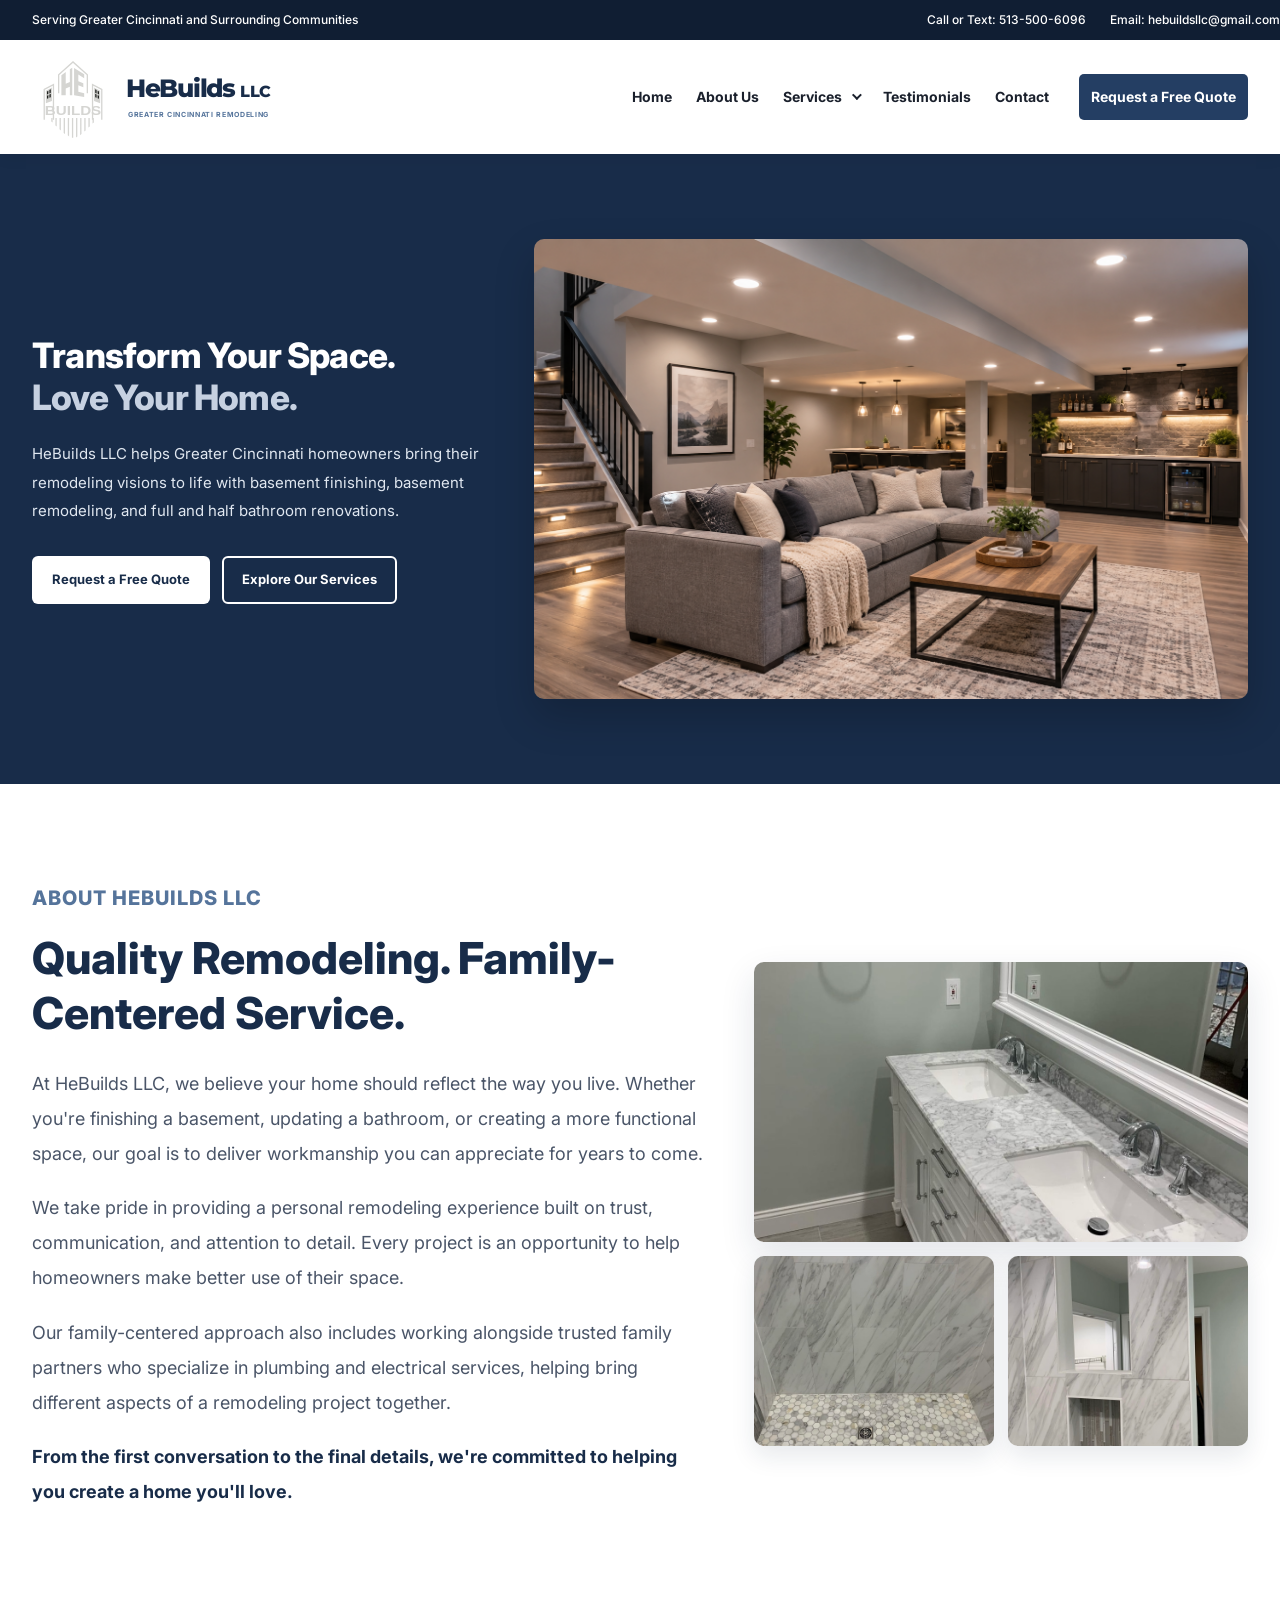
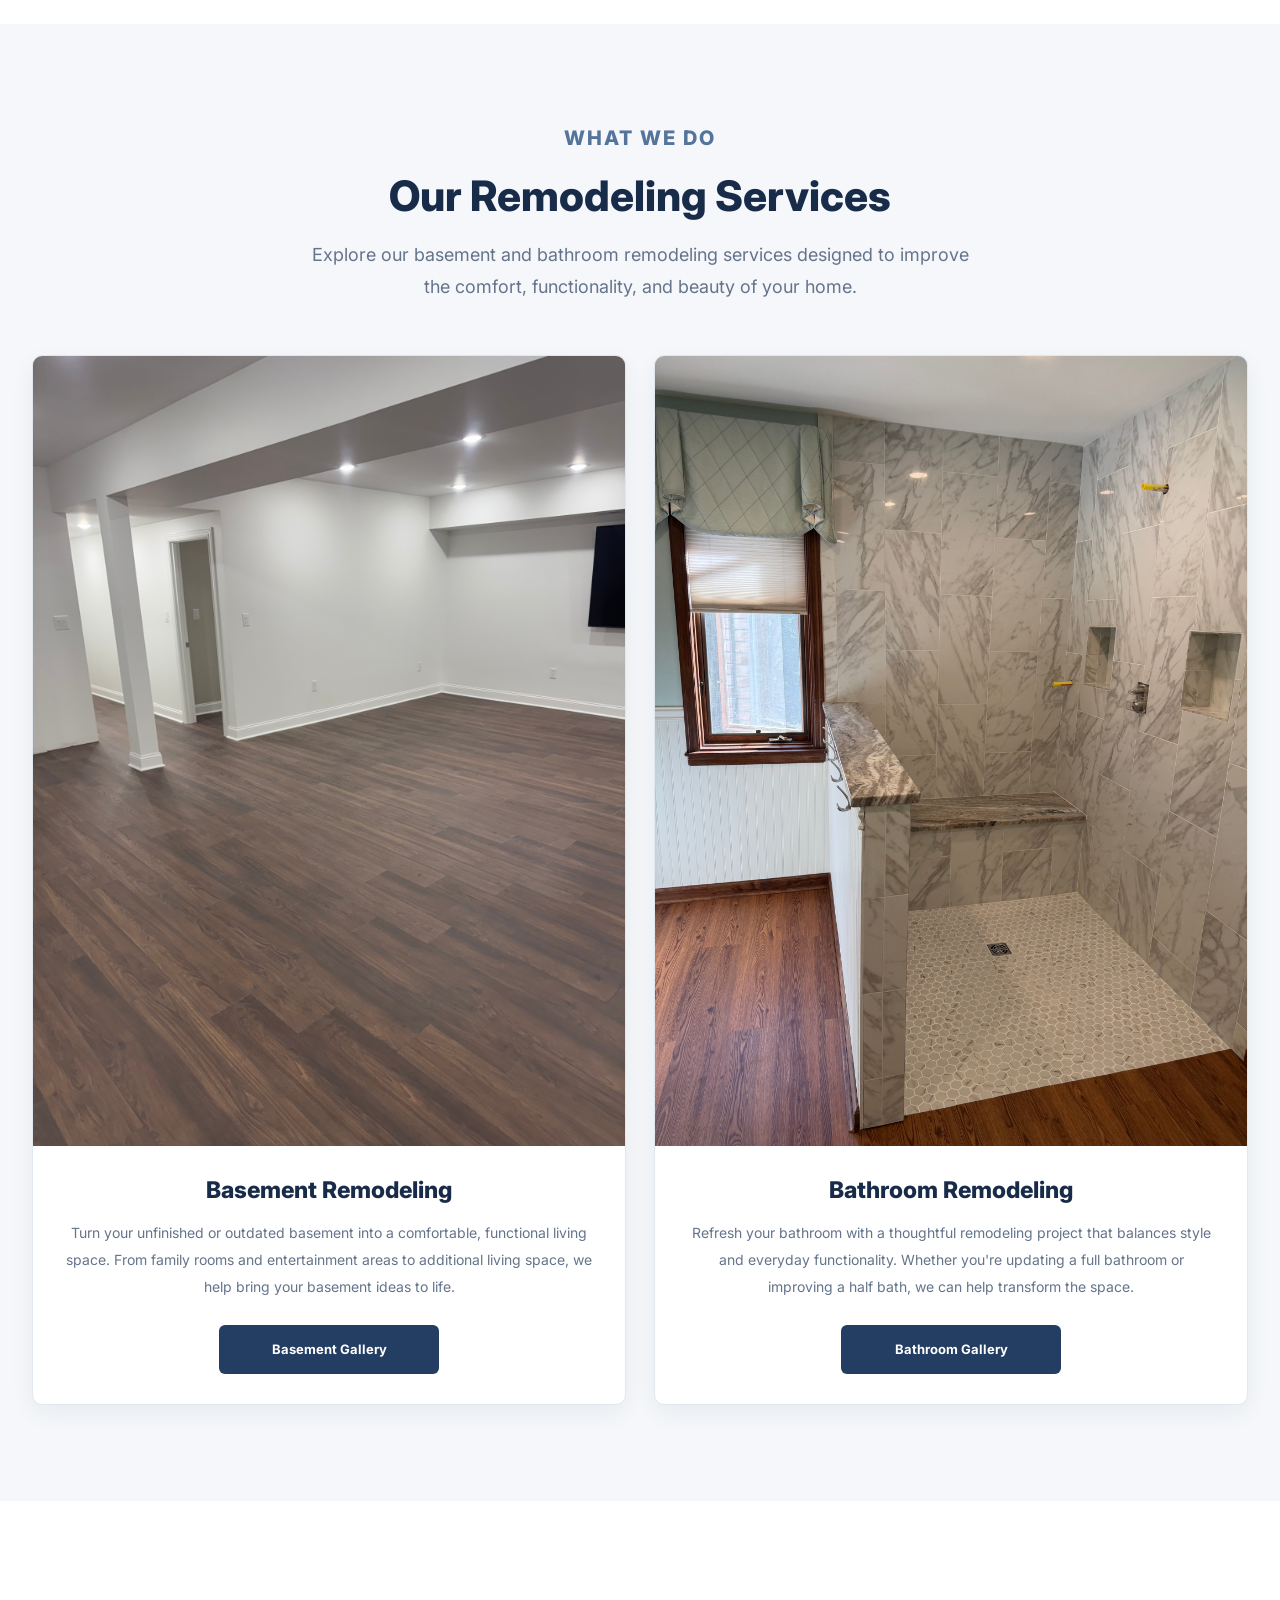
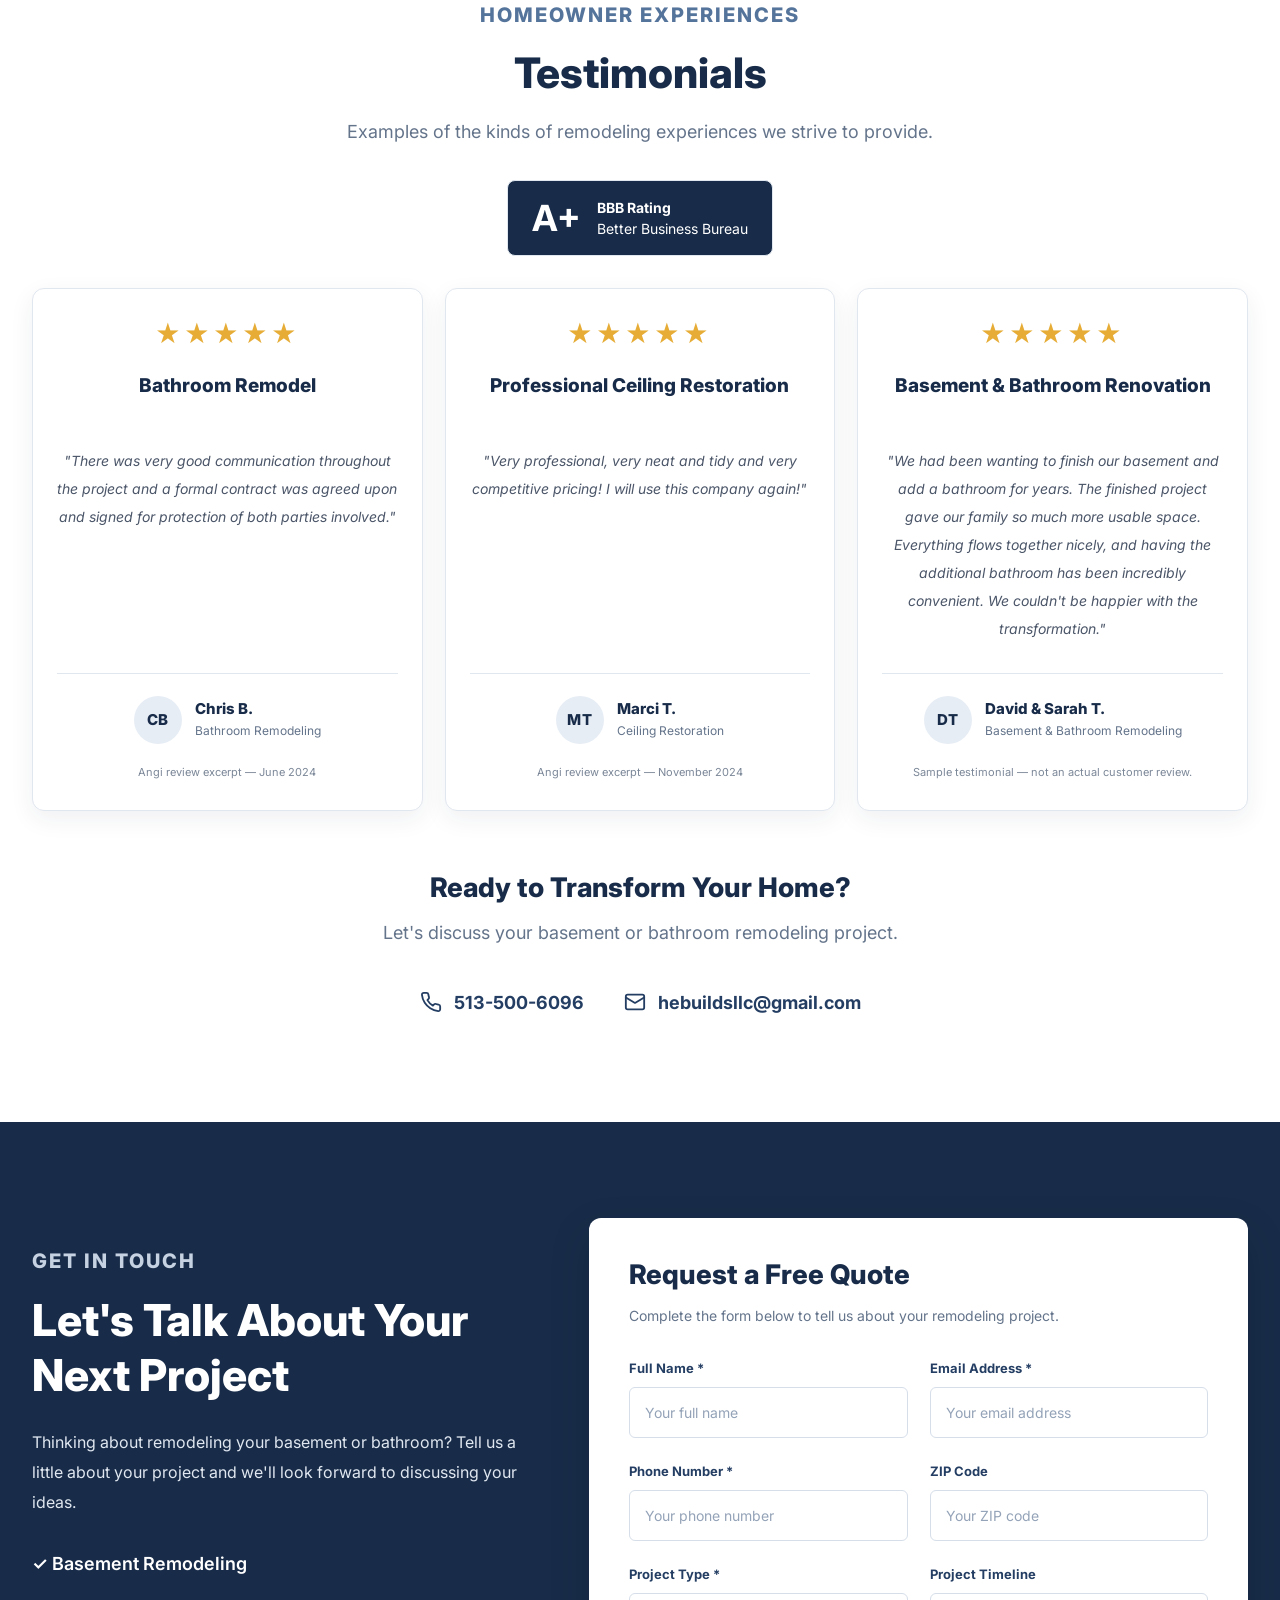
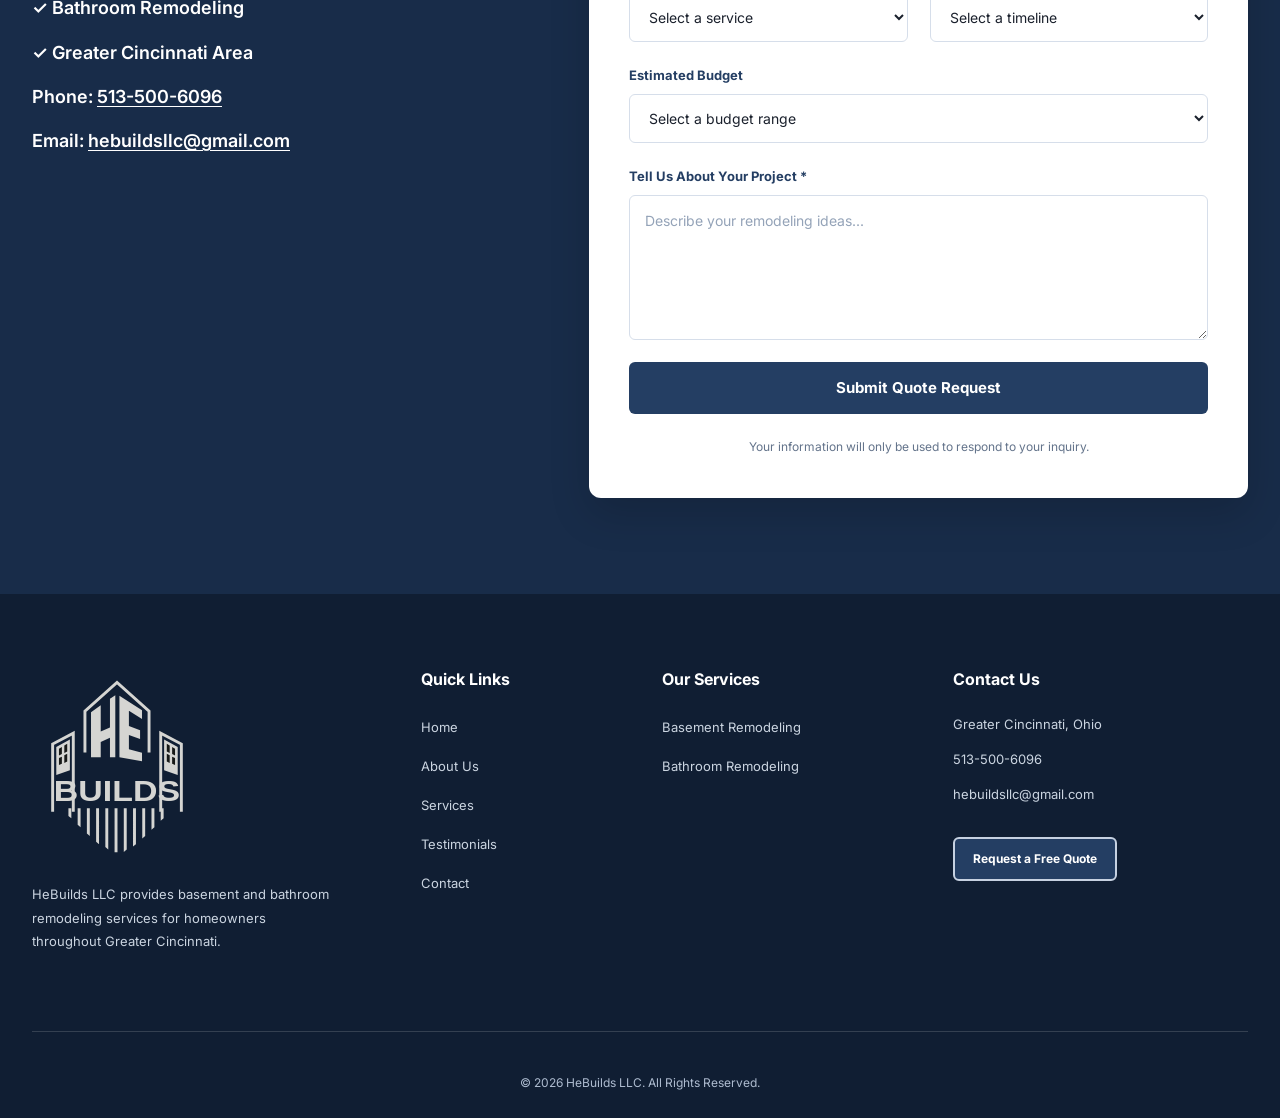
<file: index.html>
<!doctype html>
<html lang="en">
  <head>
    <meta charset="UTF-8" />
    <meta name="viewport" content="width=device-width, initial-scale=1.0" />

    <meta
      name="description"
      content="HeBuilds LLC provides basement finishing and bathroom remodeling throughout Greater Cincinnati. Explore completed projects and request a free quote."
    />

    <title>Cincinnati Basement &amp; Bathroom Remodeling | HeBuilds LLC</title>

    <link rel="stylesheet" href="style.css" />
    <script src="script.js" defer></script>

    <style>
      /* TOP BAR CONTACT INFORMATION */

      .topbar__contact {
        display: flex;
        align-items: center;
        justify-content: flex-end;
        gap: 24px;
        flex-wrap: wrap;
        margin-right: -32px;
      }

      .topbar__contact a {
        color: inherit;
        text-decoration: none;
        white-space: nowrap;
      }

      .topbar__contact a:hover {
        text-decoration: underline;
      }

      @media (max-width: 640px) {
        .topbar__contact {
          justify-content: center;
          gap: 8px 18px;
          margin-right: 0;
        }
      }

      /* ========================================
         CONSISTENT DESKTOP NAVIGATION
         Full-width positioning with 32px padding.
         Font sizes follow index.html.
      ======================================== */

      @media (min-width: 1101px) {
        nav.navbar .nav__row {
          width: 100%;
          max-width: none;
          min-height: 94px;
          margin: 0 auto;
          padding: 16px 32px;
          display: flex;
          align-items: center;
          justify-content: space-between;
          gap: 24px;
          box-sizing: border-box;
        }

        nav.navbar .nav__link--list {
          display: flex;
          align-items: center;
          justify-content: flex-end;
          flex-wrap: nowrap;
          gap: 24px;
          margin: 0;
          padding: 0;
          list-style: none;
        }

        nav.navbar .nav__link,
        nav.navbar .nav__quote {
          font-size: 17px;
          white-space: nowrap;
        }

        nav.navbar .btn__menu {
          display: none;
        }
      }

      @media (min-width: 1281px) and (max-width: 1400px) {
        nav.navbar .nav__link,
        nav.navbar .nav__quote {
          font-size: 15px;
        }
      }

      @media (min-width: 1101px) and (max-width: 1280px) {
        nav.navbar .nav__link,
        nav.navbar .nav__quote {
          font-size: 14px;
        }
      }

      @media (max-width: 1100px) {
        nav.navbar .nav__link--list {
          display: none;
        }

        nav.navbar .btn__menu {
          display: flex;
        }
      }

      /* TABLET AND MOBILE HERO: heading, image, description, then two buttons. */
      @media (max-width: 1024px) {
        .hero .hero__row {
          display: flex;
          flex-direction: column;
          align-items: center;
        }

        .hero .hero__content {
          display: contents;
        }

        .hero .hero__identity {
          order: 1;
          width: 100%;
          text-align: center;
        }

        .hero .hero__image {
          order: 2;
          width: 100%;
        }

        .hero .hero__description {
          order: 3;
          width: 100%;
          text-align: center;
        }

        .hero .hero__actions {
          order: 4;
          display: grid;
          grid-template-columns: minmax(0, 1fr) minmax(0, 1fr);
          gap: 10px;
          width: 100%;
          align-items: stretch;
        }

        .hero .hero__actions .button {
          width: 100%;
          min-width: 0;
          height: 100%;
          box-sizing: border-box;
          display: flex;
          align-items: center;
          justify-content: center;
          padding: 12px 8px;
          font-size: 12px;
          line-height: 1.35;
          text-align: center;
          white-space: normal;
        }
      }

      /* Give the two hero buttons comfortable sizing on tablets. */
      @media (min-width: 641px) and (max-width: 1024px) {
        .hero .hero__actions .button {
          padding: 14px 18px;
          font-size: 15px;
        }
      }

      /* On tablets and phones, place the About headings above the photos,
         followed by the original About paragraphs. Desktop is unchanged. */
      @media (max-width: 1024px) {
        .about__row {
          flex-direction: column;
          align-items: center;
        }

        .about__content {
          display: contents;
        }

        .about__subtitle,
        .about__title {
          order: 0;
          width: 100%;
          max-width: 800px;
          text-align: center;
        }

        .about__title {
          margin-bottom: 0;
        }

        .about__media {
          order: 1;
        }

        .about__content > p:not(.about__subtitle) {
          order: 2;
          width: 100%;
          max-width: 800px;
        }
      }
    </style>
  
    <!-- SEARCH ENGINE AND SOCIAL SHARING METADATA -->
    <link rel="canonical" href="https://haney-code.github.io/hebuilds-llc/index.html" />
    <meta property="og:type" content="website" />
    <meta property="og:site_name" content="HeBuilds LLC" />
    <meta property="og:title" content="Cincinnati Basement &amp; Bathroom Remodeling | HeBuilds LLC" />
    <meta property="og:description" content="HeBuilds LLC provides basement finishing and bathroom remodeling throughout Greater Cincinnati. Explore completed projects and request a free quote." />
    <meta property="og:url" content="https://haney-code.github.io/hebuilds-llc/index.html" />
    <meta property="og:image" content="https://haney-code.github.io/hebuilds-llc/assets/hero.png" />
    <meta name="twitter:card" content="summary_large_image" />
    <script type="application/ld+json">
{
      "@context": "https://schema.org",
      "@type": "HomeAndConstructionBusiness",
      "@id": "https://haney-code.github.io/hebuilds-llc/index.html#business",
      "name": "HeBuilds LLC",
      "url": "https://haney-code.github.io/hebuilds-llc/index.html",
      "telephone": "+1-513-500-6096",
      "email": "hebuildsllc@gmail.com",
      "areaServed": {
            "@type": "Place",
            "name": "Greater Cincinnati"
      },
      "image": "https://haney-code.github.io/hebuilds-llc/assets/hero.png"
}
    </script>
  </head>

  <body>
    <!-- ========================================
       TOP INFORMATION BAR
    ======================================== -->

    <div class="topbar">
      <div class="row topbar__row">
        <p>Serving Greater Cincinnati and Surrounding Communities</p>

        <div class="topbar__contact">
          <a href="tel:5135006096"> Call or Text: 513-500-6096 </a>

          <a href="mailto:hebuildsllc@gmail.com">
            Email: hebuildsllc@gmail.com
          </a>
        </div>
      </div>
    </div>

    <!-- ========================================
       NAVIGATION
    ======================================== -->

    <section id="landing">
      <nav class="navbar">
        <div class="row nav__row">
          <!-- COMPANY BRANDING -->

          <a
            href="index.html"
            class="nav__brand"
            aria-label="HeBuilds LLC home"
          >
            <img
              class="nav__logo"
              src="assets/logo-silver.svg"
              alt="HeBuilds LLC logo"
            />

            <span class="nav__brand-text">
              <span class="nav__brand-name">
                HeBuilds
                <span class="nav__brand-llc">LLC</span>
              </span>

              <span class="nav__brand-tagline">
                GREATER CINCINNATI REMODELING
              </span>
            </span>
          </a>

          <!-- DESKTOP LINKS -->

          <ul class="nav__link--list">
            <li class="nav__item">
              <a href="index.html" class="nav__link">Home</a>
            </li>

            <li class="nav__item">
              <a href="index.html#about" class="nav__link">About Us</a>
            </li>

            <li class="nav__item nav__item--dropdown">
              <a href="index.html#services" class="nav__link">
                Services
                <span class="dropdown__arrow"></span>
              </a>

              <ul class="dropdown__menu">
                <li>
                  <a href="basement.html">Basement Remodeling</a>
                </li>
                <li>
                  <a href="bathroom.html">Bathroom Remodeling</a>
                </li>
              </ul>
            </li>

            <li class="nav__item">
              <a href="index.html#testimonials" class="nav__link">
                Testimonials
              </a>
            </li>

            <li class="nav__item">
              <a href="index.html#quote" class="nav__link">Contact</a>
            </li>

            <li class="nav__item">
              <a href="index.html#quote" class="nav__quote">
                Request a Free Quote
              </a>
            </li>
          </ul>

          <!-- MOBILE MENU BUTTON -->

          <button
            class="btn__menu"
            type="button"
            onclick="openMenu()"
            aria-label="Open navigation menu"
            aria-controls="mobile-menu"
            aria-expanded="false"
          >
            <svg
              xmlns="http://www.w3.org/2000/svg"
              width="28"
              height="28"
              viewBox="0 0 24 24"
              fill="none"
              stroke="currentColor"
              stroke-width="2"
              stroke-linecap="round"
              stroke-linejoin="round"
            >
              <line x1="3" y1="6" x2="21" y2="6"></line>
              <line x1="3" y1="12" x2="21" y2="12"></line>
              <line x1="3" y1="18" x2="21" y2="18"></line>
            </svg>
          </button>
        </div>
      </nav>

      <!-- MOBILE NAVIGATION -->

      <div class="modal" id="mobile-menu">
        <button
          class="btn__menu btn__menu--close"
          type="button"
          onclick="closeMenu()"
          aria-label="Close navigation menu"
        >
          &times;
        </button>

        <div class="modal__links">
          <a href="index.html" class="modal__link" onclick="closeMenu()">
            Home
          </a>

          <a href="index.html#about" class="modal__link" onclick="closeMenu()">
            About Us
          </a>

          <details class="mobile__dropdown">
            <summary class="modal__link">Services</summary>

            <div class="mobile__submenu">
              <a href="basement.html" onclick="closeMenu()">
                Basement Remodeling
              </a>

              <a href="bathroom.html" onclick="closeMenu()">
                Bathroom Remodeling
              </a>
            </div>
          </details>

          <a
            href="index.html#testimonials"
            class="modal__link"
            onclick="closeMenu()"
          >
            Testimonials
          </a>

          <a href="index.html#quote" class="modal__link" onclick="closeMenu()">
            Contact
          </a>

          <a
            href="index.html#quote"
            class="modal__link modal__link--primary"
            onclick="closeMenu()"
          >
            Request a Free Quote
          </a>
        </div>
      </div>
    </section>

    <main>
      <!-- ========================================
         HERO SECTION
      ======================================== -->

      <section class="hero">
        <div class="container">
          <div class="row hero__row">
            <div class="hero__content">
              <div class="hero__identity">
                <h1>
                  Transform Your Space.
                  <span>Love Your Home.</span>
                </h1>
              </div>

              <p class="hero__description">
                HeBuilds LLC helps Greater Cincinnati homeowners bring their
                remodeling visions to life with basement finishing, basement
                remodeling, and full and half bathroom renovations.
              </p>

              <div class="hero__actions">
                <a href="#quote" class="button button--light">
                  Request a Free Quote
                </a>

                <a href="#services" class="button button--outline-light">
                  Explore Our Services
                </a>
              </div>
            </div>

            <div class="hero__image">
              <img
                src="assets/hero.png"
                alt="Beautifully finished basement with comfortable seating and modern features"
                fetchpriority="high"
              />
            </div>
          </div>
        </div>
      </section>

      <!-- ========================================
         ABOUT US SECTION
      ======================================== -->

      <section id="about" class="about">
        <div class="container">
          <div class="row about__row">
            <div class="about__content">
              <p class="about__subtitle">ABOUT HEBUILDS LLC</p>

              <h2 class="about__title">
                Quality Remodeling. Family-Centered Service.
              </h2>

              <p>
                At HeBuilds LLC, we believe your home should reflect the way you
                live. Whether you're finishing a basement, updating a bathroom,
                or creating a more functional space, our goal is to deliver
                workmanship you can appreciate for years to come.
              </p>

              <p>
                We take pride in providing a personal remodeling experience
                built on trust, communication, and attention to detail. Every
                project is an opportunity to help homeowners make better use of
                their space.
              </p>

              <p>
                Our family-centered approach also includes working alongside
                trusted family partners who specialize in plumbing and
                electrical services, helping bring different aspects of a
                remodeling project together.
              </p>

              <p class="about__closing">
                <strong>
                  From the first conversation to the final details, we're
                  committed to helping you create a home you'll love.
                </strong>
              </p>
            </div>

            <!-- THREE BATHROOM PHOTOS -->

            <div class="about__media">
              <div class="about__image--top">
                <img
                  src="assets/full-bathroom/IMG_2657.PNG"
                  alt="HeBuilds LLC bathroom remodeling project, main view"
                  loading="lazy"
                />
              </div>

              <div class="about__image--bottom">
                <img
                  src="assets/full-bathroom/IMG_2659.PNG"
                  alt="HeBuilds LLC bathroom remodeling project, second view"
                  loading="lazy"
                />

                <img
                  src="assets/full-bathroom/IMG_2660.PNG"
                  alt="HeBuilds LLC bathroom remodeling project, third view"
                  loading="lazy"
                />
              </div>
            </div>
          </div>
        </div>
      </section>

      <!-- ========================================
         SERVICES SECTION
      ======================================== -->

      <section id="services" class="services section--light">
        <div class="container">
          <div class="row">
            <div class="section__heading">
              <p class="section__eyebrow">WHAT WE DO</p>

              <h2>Our Remodeling Services</h2>

              <p>
                Explore our basement and bathroom remodeling services designed
                to improve the comfort, functionality, and beauty of your home.
              </p>
            </div>

            <div class="services__grid">
              <!-- BASEMENT REMODELING -->

              <article class="service__card">
                <img
                  src="assets/basement/IMG_9451.jpeg"
                  alt="Finished basement remodeling project"
                  loading="lazy"
                />

                <div class="service__card--content">
                  <h3>Basement Remodeling</h3>

                  <p>
                    Turn your unfinished or outdated basement into a
                    comfortable, functional living space. From family rooms and
                    entertainment areas to additional living space, we help
                    bring your basement ideas to life.
                  </p>

                  <div class="service__buttons">
                    <a href="basement.html" class="button button--primary">
                      Basement Gallery
                    </a>
                  </div>
                </div>
              </article>

              <!-- BATHROOM REMODELING -->

              <article class="service__card">
                <img
                  src="assets/full-bathroom/IMG_0015.jpeg"
                  alt="Beautiful bathroom remodeling project"
                  loading="lazy"
                />

                <div class="service__card--content">
                  <h3>Bathroom Remodeling</h3>

                  <p>
                    Refresh your bathroom with a thoughtful remodeling project
                    that balances style and everyday functionality. Whether
                    you're updating a full bathroom or improving a half bath, we
                    can help transform the space.
                  </p>

                  <div class="service__buttons">
                    <a href="bathroom.html" class="button button--primary">
                      Bathroom Gallery
                    </a>
                  </div>
                </div>
              </article>
            </div>
          </div>
        </div>
      </section>

      <!-- ========================================
         TESTIMONIALS
      ======================================== -->

      <section id="testimonials" class="testimonials">
        <div class="container">
          <div class="row">
            <div class="section__heading">
              <p class="section__eyebrow">HOMEOWNER EXPERIENCES</p>

              <h2>Testimonials</h2>

              <p>
                Examples of the kinds of remodeling experiences we strive to
                provide.
              </p>
            </div>

            <div style="text-align: center; margin: -20px 0 32px">
              <div
                style="
                  display: inline-flex;
                  align-items: center;
                  gap: 16px;
                  padding: 16px 24px;
                  border: 1px solid #e1e7ef;
                  border-radius: 8px;
                  color: #fff;
                  background: #182c49;
                "
              >
                <strong style="font-size: 36px; line-height: 1">A+</strong>
                <span
                  style="text-align: left; font-size: 14px; line-height: 1.5"
                >
                  <strong>BBB Rating</strong><br />
                  Better Business Bureau
                </span>
              </div>
            </div>

            <div class="testimonials__grid">
              <!-- CHRIS B. TESTIMONIAL -->

              <article class="testimonial__card">
                <div class="testimonial__stars" aria-label="Five stars">
                  ★★★★★
                </div>

                <h3>Bathroom Remodel</h3>

                <p class="testimonial__quote">
                  "There was very good communication throughout the project and
                  a formal contract was agreed upon and signed for protection of
                  both parties involved."
                </p>

                <div class="testimonial__customer">
                  <div class="testimonial__avatar">CB</div>

                  <div class="testimonial__customer-info">
                    <h4>Chris B.</h4>
                    <p>Bathroom Remodeling</p>
                  </div>
                </div>

                <p class="testimonial__disclaimer">
                  <a
                    href="https://www.angi.com/companylist/us/ky/hebron/bathroom-fan-installation.htm"
                    target="_blank"
                    rel="noopener noreferrer"
                    >Angi review excerpt</a
                  >
                  — June 2024
                </p>
              </article>

              <!-- MARCI T. TESTIMONIAL -->

              <article class="testimonial__card">
                <div class="testimonial__stars" aria-label="Five stars">
                  ★★★★★
                </div>

                <h3>Professional Ceiling Restoration</h3>

                <p class="testimonial__quote">
                  "Very professional, very neat and tidy and very competitive
                  pricing! I will use this company again!"
                </p>

                <div class="testimonial__customer">
                  <div class="testimonial__avatar">MT</div>

                  <div class="testimonial__customer-info">
                    <h4>Marci T.</h4>
                    <p>Ceiling Restoration</p>
                  </div>
                </div>

                <p class="testimonial__disclaimer">
                  <a
                    href="https://www.angi.com/companylist/us/oh/oxford/popcorn-ceilings.htm"
                    target="_blank"
                    rel="noopener noreferrer"
                    >Angi review excerpt</a
                  >
                  — November 2024
                </p>
              </article>

              <!-- BASEMENT + BATHROOM TESTIMONIAL -->

              <article class="testimonial__card">
                <div class="testimonial__stars" aria-label="Five stars">
                  ★★★★★
                </div>

                <h3>Basement &amp; Bathroom Renovation</h3>

                <p class="testimonial__quote">
                  "We had been wanting to finish our basement and add a bathroom
                  for years. The finished project gave our family so much more
                  usable space. Everything flows together nicely, and having the
                  additional bathroom has been incredibly convenient. We
                  couldn't be happier with the transformation."
                </p>

                <div class="testimonial__customer">
                  <div class="testimonial__avatar">DT</div>

                  <div class="testimonial__customer-info">
                    <h4>David &amp; Sarah T.</h4>
                    <p>Basement &amp; Bathroom Remodeling</p>
                  </div>
                </div>

                <p class="testimonial__disclaimer">
                  Sample testimonial — not an actual customer review.
                </p>
              </article>
            </div>

            <!-- TESTIMONIAL CONTACT AREA -->

            <div class="testimonials__cta">
              <h3>Ready to Transform Your Home?</h3>

              <p>Let's discuss your basement or bathroom remodeling project.</p>

              <div class="testimonials__contact">
                <a
                  href="tel:5135006096"
                  class="testimonials__contact-link"
                  aria-label="Call HeBuilds LLC at 513-500-6096"
                >
                  <svg
                    xmlns="http://www.w3.org/2000/svg"
                    width="22"
                    height="22"
                    viewBox="0 0 24 24"
                    fill="none"
                    stroke="currentColor"
                    stroke-width="2"
                    stroke-linecap="round"
                    stroke-linejoin="round"
                    aria-hidden="true"
                  >
                    <path
                      d="M22 16.92v3a2 2 0 0 1-2.18 2
                    19.79 19.79 0 0 1-8.63-3.07
                    19.5 19.5 0 0 1-6-6
                    19.79 19.79 0 0 1-3.07-8.67
                    A2 2 0 0 1 4.11 2h3
                    a2 2 0 0 1 2 1.72
                    c.12.96.34 1.9.66 2.81
                    a2 2 0 0 1-.45 2.11L8.09 9.91
                    a16 16 0 0 0 6 6l1.27-1.27
                    a2 2 0 0 1 2.11-.45
                    c.91.32 1.85.54 2.81.66
                    A2 2 0 0 1 22 16.92z"
                    ></path>
                  </svg>

                  <span>513-500-6096</span>
                </a>

                <a
                  href="mailto:hebuildsllc@gmail.com"
                  class="testimonials__contact-link"
                  aria-label="Email HeBuilds LLC"
                >
                  <svg
                    xmlns="http://www.w3.org/2000/svg"
                    width="22"
                    height="22"
                    viewBox="0 0 24 24"
                    fill="none"
                    stroke="currentColor"
                    stroke-width="2"
                    stroke-linecap="round"
                    stroke-linejoin="round"
                    aria-hidden="true"
                  >
                    <rect x="2" y="4" width="20" height="16" rx="2"></rect>
                    <path d="m22 7-10 6L2 7"></path>
                  </svg>

                  <span>hebuildsllc@gmail.com</span>
                </a>
              </div>
            </div>
          </div>
        </div>
      </section>

      <!-- ========================================
         REQUEST A FREE QUOTE / CONTACT
      ======================================== -->

      <section id="quote" class="quote">
        <div class="container">
          <div class="row quote__layout">
            <div class="quote__content">
              <p class="section__eyebrow">GET IN TOUCH</p>

              <h2>Let's Talk About Your Next Project</h2>

              <p>
                Thinking about remodeling your basement or bathroom? Tell us a
                little about your project and we'll look forward to discussing
                your ideas.
              </p>

              <div class="quote__highlights">
                <p>✓ Basement Remodeling</p>
                <p>✓ Bathroom Remodeling</p>
                <p>✓ Greater Cincinnati Area</p>

                <p>
                  Phone:
                  <a href="tel:5135006096">513-500-6096</a>
                </p>

                <p>
                  Email:
                  <a href="mailto:hebuildsllc@gmail.com">
                    hebuildsllc@gmail.com
                  </a>
                </p>
              </div>
            </div>

            <div class="quote__form--wrapper">
              <h3>Request a Free Quote</h3>

              <p>
                Complete the form below to tell us about your remodeling
                project.
              </p>

              <form
                class="quote__form"
                action="https://formsubmit.co/hebuildsllc@gmail.com"
                method="POST"
              >
                <input
                  type="hidden"
                  name="_subject"
                  value="New HeBuilds LLC Website Quote Request"
                />

                <input type="hidden" name="_captcha" value="true" />

                <div class="form__honeypot">
                  <input
                    type="text"
                    name="_honey"
                    tabindex="-1"
                    autocomplete="off"
                  />
                </div>

                <div class="quote__form--grid">
                  <div class="form__group">
                    <label for="full-name">Full Name *</label>

                    <input
                      type="text"
                      id="full-name"
                      name="Full Name"
                      placeholder="Your full name"
                      autocomplete="name"
                      required
                    />
                  </div>

                  <div class="form__group">
                    <label for="email">Email Address *</label>

                    <input
                      type="email"
                      id="email"
                      name="email"
                      placeholder="Your email address"
                      autocomplete="email"
                      required
                    />
                  </div>

                  <div class="form__group">
                    <label for="phone">Phone Number *</label>

                    <input
                      type="tel"
                      id="phone"
                      name="Phone Number"
                      placeholder="Your phone number"
                      autocomplete="tel"
                      required
                    />
                  </div>

                  <div class="form__group">
                    <label for="zip">ZIP Code</label>

                    <input
                      type="text"
                      id="zip"
                      name="ZIP Code"
                      placeholder="Your ZIP code"
                      autocomplete="postal-code"
                    />
                  </div>

                  <div class="form__group">
                    <label for="service">Project Type *</label>

                    <select id="service" name="Project Type" required>
                      <option value="">Select a service</option>
                      <option value="Basement Remodeling">
                        Basement Remodeling
                      </option>
                      <option value="Bathroom Remodeling">
                        Bathroom Remodeling
                      </option>
                      <option value="Basement and Bathroom">
                        Basement and Bathroom
                      </option>
                      <option value="Other">Other</option>
                    </select>
                  </div>

                  <div class="form__group">
                    <label for="timeline">Project Timeline</label>

                    <select id="timeline" name="Project Timeline">
                      <option value="">Select a timeline</option>
                      <option value="As Soon As Possible">
                        As Soon As Possible
                      </option>
                      <option value="Within 1-3 Months">
                        Within 1–3 Months
                      </option>
                      <option value="Within 3-6 Months">
                        Within 3–6 Months
                      </option>
                      <option value="Just Planning">Just Planning</option>
                    </select>
                  </div>
                </div>

                <div class="form__group">
                  <label for="budget">Estimated Budget</label>

                  <select id="budget" name="Estimated Budget">
                    <option value="">Select a budget range</option>
                    <option value="Under $5,000">Under $5,000</option>
                    <option value="$5,000-$10,000">$5,000–$10,000</option>
                    <option value="$10,000-$20,000">$10,000–$20,000</option>
                    <option value="$20,000-$40,000">$20,000–$40,000</option>
                    <option value="$40,000+">$40,000+</option>
                    <option value="Not Sure">Not Sure Yet</option>
                  </select>
                </div>

                <div class="form__group">
                  <label for="message">Tell Us About Your Project *</label>

                  <textarea
                    id="message"
                    name="Project Details"
                    placeholder="Describe your remodeling ideas..."
                    required
                  ></textarea>
                </div>

                <button
                  type="submit"
                  class="button button--primary quote__submit"
                >
                  Submit Quote Request
                </button>

                <p class="quote__privacy">
                  Your information will only be used to respond to your inquiry.
                </p>
              </form>
            </div>
          </div>
        </div>
      </section>
    </main>

    <!-- ========================================
       FOOTER
    ======================================== -->

    <footer>
      <div class="container">
        <div class="row footer__row">
          <!-- COMPANY INFORMATION -->

          <div class="footer__column footer__company">
            <a
              href="index.html"
              class="footer__logo"
              aria-label="HeBuilds LLC home"
            >
              <img src="assets/logo-silver.svg" alt="HeBuilds LLC" />
            </a>

            <p>
              HeBuilds LLC provides basement and bathroom remodeling services
              for homeowners throughout Greater Cincinnati.
            </p>
          </div>

          <!-- QUICK LINKS -->

          <div class="footer__column">
            <h3>Quick Links</h3>

            <ul class="footer__links">
              <li><a href="index.html">Home</a></li>
              <li><a href="index.html#about">About Us</a></li>
              <li><a href="index.html#services">Services</a></li>
              <li>
                <a href="index.html#testimonials">Testimonials</a>
              </li>
              <li><a href="index.html#quote">Contact</a></li>
            </ul>
          </div>

          <!-- SERVICES -->

          <div class="footer__column">
            <h3>Our Services</h3>

            <ul class="footer__links">
              <li>
                <a href="basement.html">Basement Remodeling</a>
              </li>
              <li>
                <a href="bathroom.html">Bathroom Remodeling</a>
              </li>
            </ul>
          </div>

          <!-- CONTACT -->

          <div class="footer__column">
            <h3>Contact Us</h3>

            <p>Greater Cincinnati, Ohio</p>

            <p>
              <a href="tel:5135006096">513-500-6096</a>
            </p>

            <p>
              <a href="mailto:hebuildsllc@gmail.com">hebuildsllc@gmail.com</a>
            </p>

            <a
              href="index.html#quote"
              class="button button--primary footer__button"
            >
              Request a Free Quote
            </a>
          </div>
        </div>

        <div class="row footer__bottom">
          <p>&copy; 2026 HeBuilds LLC. All Rights Reserved.</p>
        </div>
      </div>
    </footer>

    <!-- ========================================
       MOBILE MENU JAVASCRIPT
    ======================================== -->

    <script>
      function openMenu() {
        document.body.classList.add("menu--open");

        const menuButton = document.querySelector(".navbar .btn__menu");

        if (menuButton) {
          menuButton.setAttribute("aria-expanded", "true");
        }
      }

      function closeMenu() {
        document.body.classList.remove("menu--open");

        const menuButton = document.querySelector(".navbar .btn__menu");

        if (menuButton) {
          menuButton.setAttribute("aria-expanded", "false");
        }
      }
    </script>
  </body>
</html>
</file>
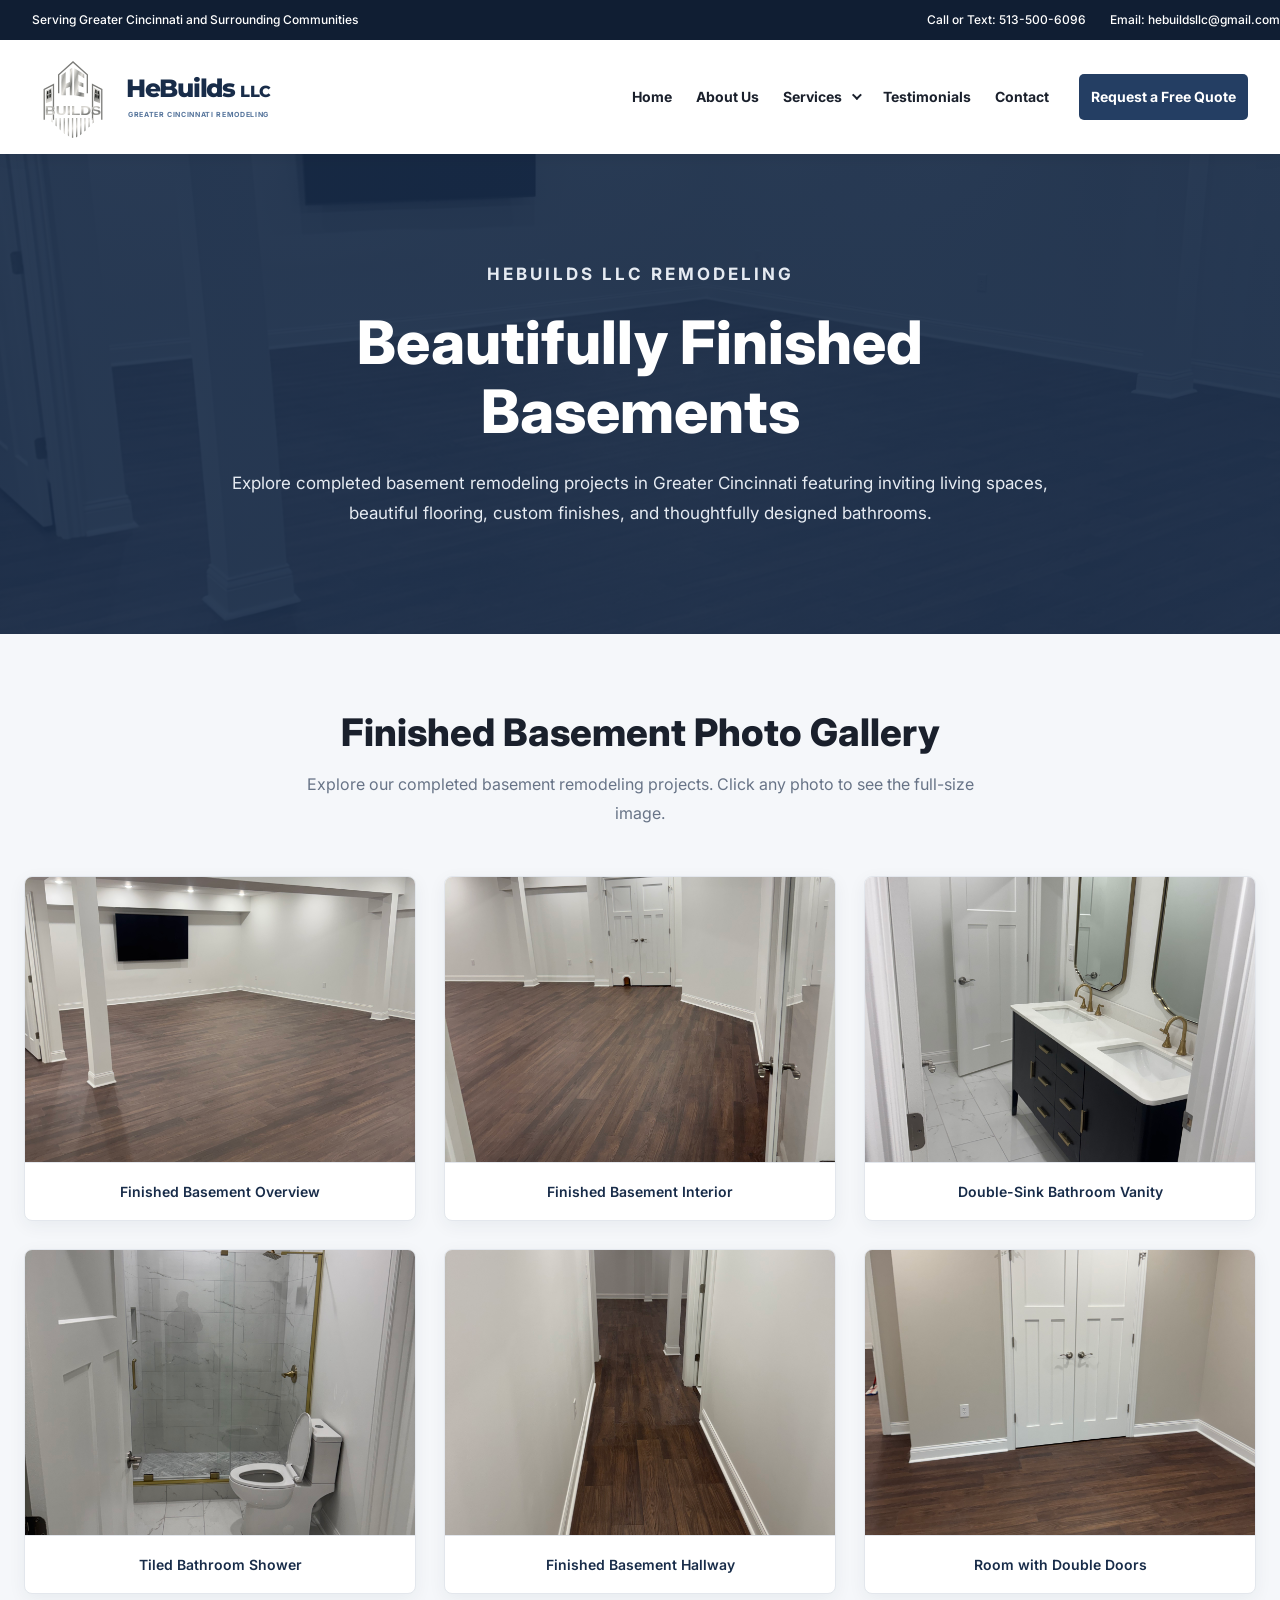
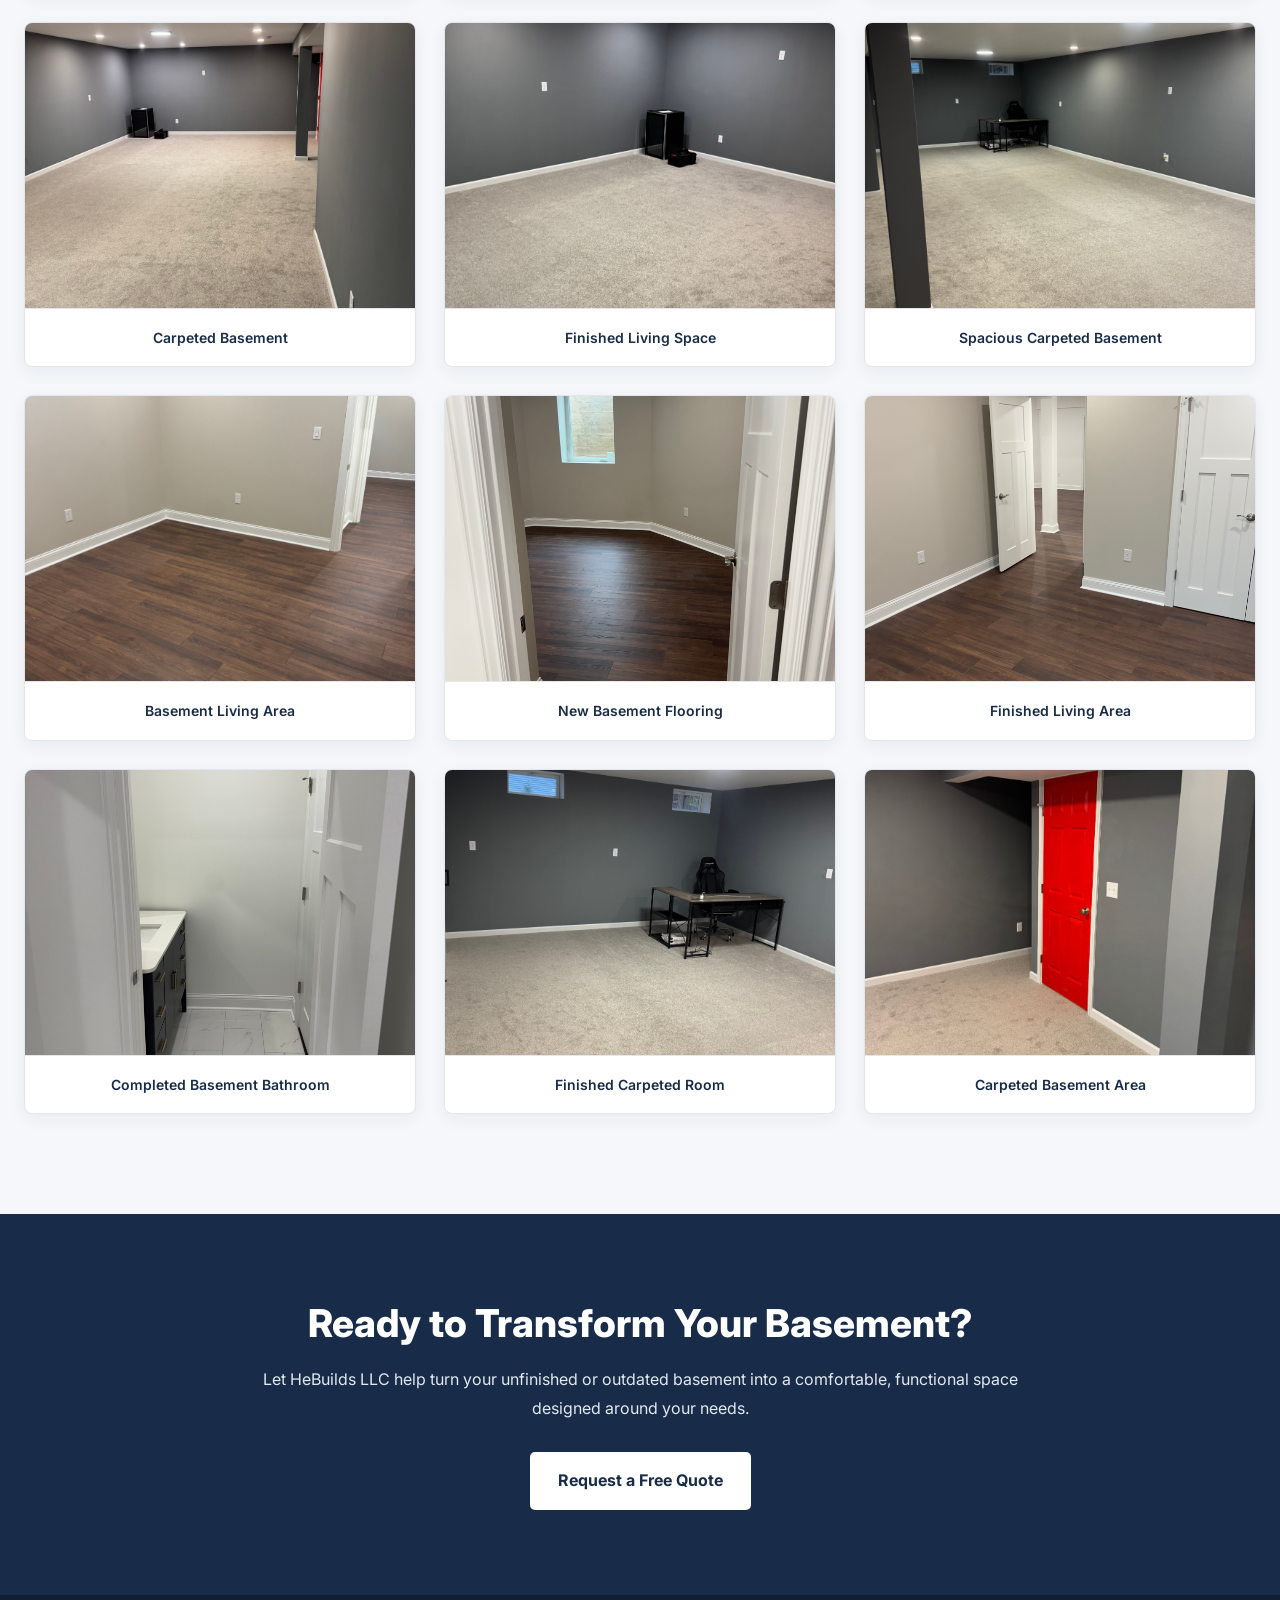
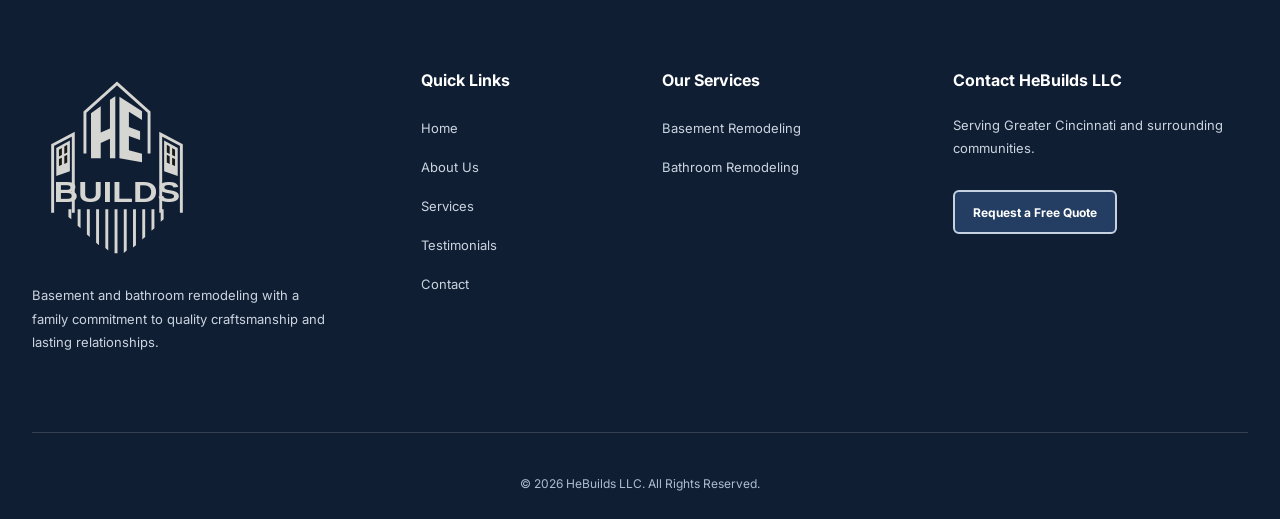
<file: basement.html>
<!doctype html>
<html lang="en">
  <head>
    <meta charset="UTF-8" />
    <meta name="viewport" content="width=device-width, initial-scale=1.0" />
    <title>Basement Remodeling in Cincinnati | HeBuilds LLC</title>
    <meta
      name="description"
      content="Explore finished basements by HeBuilds LLC. Basement finishing and remodeling services for Greater Cincinnati homeowners. Request a free quote."
    />
    <link
      href="https://fonts.googleapis.com/css2?family=Inter:wght@400;500;600;700;800&display=swap"
      rel="stylesheet"
    />
    <link rel="stylesheet" href="style.css" />
    <script src="script.js" defer></script>

    <style>
      /* TOP INFORMATION BAR */
      .topbar__contact {
        display: flex;
        align-items: center;
        justify-content: flex-end;
        gap: 24px;
        flex-wrap: wrap;
        margin-right: -32px;
      }

      .topbar__contact a {
        color: inherit;
        text-decoration: none;
        white-space: nowrap;
      }

      .topbar__contact a:hover {
        text-decoration: underline;
      }

      /* BASEMENT HERO */
      .basement-hero {
        background:
          linear-gradient(rgba(24, 44, 73, 0.91), rgba(24, 44, 73, 0.91)),
          url("assets/basement/IMG_9455.jpeg") center / cover no-repeat;
        color: #ffffff;
        text-align: center;
        padding: 105px 24px;
      }

      .basement-hero__inner {
        max-width: 850px;
        margin: 0 auto;
      }

      .basement-hero__eyebrow {
        text-transform: uppercase;
        letter-spacing: 3px;
        font-size: 12px;
        font-weight: 700;
        margin-bottom: 18px;
      }

      .basement-hero h1 {
        font-size: clamp(36px, 5vw, 60px);
        line-height: 1.15;
        margin-bottom: 22px;
      }

      .basement-hero p {
        font-size: 17px;
        line-height: 1.8;
        color: #e6ebf2;
      }

      /* BASEMENT GALLERY */
      .gallery-section {
        background: #f5f7fa;
        padding: 75px 24px 100px;
      }

      .gallery-container {
        max-width: 1280px;
        margin: 0 auto;
      }

      .gallery-heading {
        text-align: center;
        margin-bottom: 48px;
      }

      .gallery-heading h2 {
        font-size: clamp(28px, 3vw, 38px);
        margin-bottom: 14px;
      }

      .gallery-heading p {
        color: #687487;
        max-width: 700px;
        margin: 0 auto;
      }

      .gallery-grid {
        display: grid;
        grid-template-columns: repeat(3, minmax(0, 1fr));
        gap: 28px;
      }

      .gallery-card {
        background: #ffffff;
        border: 1px solid #e3e7ed;
        border-radius: 8px;
        overflow: hidden;
        box-shadow: 0 5px 18px rgba(24, 44, 73, 0.06);
        transition:
          transform 200ms ease,
          box-shadow 200ms ease;
      }

      .gallery-card:hover {
        transform: translateY(-4px);
        box-shadow: 0 12px 28px rgba(24, 44, 73, 0.13);
      }

      .gallery-card__image {
        display: block;
        width: 100%;
        height: 285px;
        overflow: hidden;
        background: #e6eaf0;
      }

      .gallery-card__image img {
        width: 100%;
        height: 100%;
        object-fit: cover;
        transition: transform 300ms ease;
      }

      .gallery-card:hover img {
        transform: scale(1.04);
      }

      .gallery-card__caption {
        padding: 16px 18px;
        text-align: center;
        border-top: 1px solid #e3e7ed;
      }

      .gallery-card__caption p {
        font-size: 14px;
        font-weight: 600;
        color: #182c49;
        overflow-wrap: anywhere;
      }

      /* CALL TO ACTION */
      .cta {
        background: #182c49;
        color: #ffffff;
        padding: 85px 24px;
        text-align: center;
      }

      .cta__inner {
        max-width: 800px;
        margin: 0 auto;
      }

      .cta h2 {
        font-size: clamp(28px, 3vw, 40px);
        margin-bottom: 18px;
      }

      .cta p {
        color: #e2e8f0;
        margin-bottom: 30px;
      }

      .cta__button {
        display: inline-block;
        background: #ffffff;
        color: #182c49;
        padding: 15px 28px;
        border-radius: 5px;
        font-weight: 700;
      }

      .cta__button:hover {
        background: #e9eef5;
      }

      /* DESKTOP NAVIGATION — MATCHES INDEX.HTML */
      @media (min-width: 1101px) {
        nav.navbar .nav__row {
          width: 100%;
          max-width: none;
          min-height: 94px;
          margin: 0 auto;
          padding: 16px 32px;
          display: flex;
          align-items: center;
          justify-content: space-between;
          gap: 24px;
          box-sizing: border-box;
        }

        nav.navbar .nav__link--list {
          display: flex;
          align-items: center;
          justify-content: flex-end;
          flex-wrap: nowrap;
          gap: 24px;
          margin: 0;
          padding: 0;
          list-style: none;
        }

        nav.navbar .nav__link,
        nav.navbar .nav__quote {
          font-size: 17px;
          white-space: nowrap;
        }

        nav.navbar .btn__menu {
          display: none;
        }
      }

      @media (min-width: 1281px) and (max-width: 1400px) {
        nav.navbar .nav__link,
        nav.navbar .nav__quote {
          font-size: 15px;
        }
      }

      @media (min-width: 1101px) and (max-width: 1280px) {
        nav.navbar .nav__link,
        nav.navbar .nav__quote {
          font-size: 14px;
        }
      }

      @media (max-width: 1100px) {
        nav.navbar .nav__link--list {
          display: none;
        }

        nav.navbar .btn__menu {
          display: flex;
        }

        .gallery-grid {
          grid-template-columns: repeat(2, minmax(0, 1fr));
        }
      }

      @media (max-width: 640px) {
        .topbar__contact {
          justify-content: center;
          gap: 8px 18px;
          margin-right: 0;
        }

        .basement-hero {
          padding: 80px 20px;
        }

        .basement-hero p {
          font-size: 15px;
        }

        .gallery-section {
          padding: 60px 20px 75px;
        }

        .gallery-grid {
          grid-template-columns: 1fr;
          gap: 22px;
        }

        .gallery-card__image {
          height: 320px;
        }
      }
    </style>
  
    <!-- SEARCH ENGINE AND SOCIAL SHARING METADATA -->
    <link rel="canonical" href="https://haney-code.github.io/hebuilds-llc/basement.html" />
    <meta property="og:type" content="website" />
    <meta property="og:site_name" content="HeBuilds LLC" />
    <meta property="og:title" content="Basement Remodeling in Cincinnati | HeBuilds LLC" />
    <meta property="og:description" content="Explore finished basements by HeBuilds LLC. Basement finishing and remodeling services for Greater Cincinnati homeowners. Request a free quote." />
    <meta property="og:url" content="https://haney-code.github.io/hebuilds-llc/basement.html" />
    <meta property="og:image" content="https://haney-code.github.io/hebuilds-llc/assets/basement/IMG_9455.jpeg" />
    <meta name="twitter:card" content="summary_large_image" />
    <script type="application/ld+json">
{
      "@context": "https://schema.org",
      "@type": "Service",
      "name": "Basement Remodeling",
      "url": "https://haney-code.github.io/hebuilds-llc/basement.html",
      "provider": {
            "@type": "HomeAndConstructionBusiness",
            "@id": "https://haney-code.github.io/hebuilds-llc/index.html#business",
            "name": "HeBuilds LLC",
            "url": "https://haney-code.github.io/hebuilds-llc/index.html",
            "telephone": "+1-513-500-6096",
            "email": "hebuildsllc@gmail.com",
            "areaServed": {
                  "@type": "Place",
                  "name": "Greater Cincinnati"
            },
            "image": "https://haney-code.github.io/hebuilds-llc/assets/hero.png"
      },
      "areaServed": {
            "@type": "Place",
            "name": "Greater Cincinnati"
      }
}
    </script>
  </head>

  <body>
    <!-- TOP INFORMATION BAR -->
    <div class="topbar">
      <div class="row topbar__row">
        <p>Serving Greater Cincinnati and Surrounding Communities</p>
        <div class="topbar__contact">
          <a href="tel:5135006096">Call or Text: 513-500-6096</a>
          <a href="mailto:hebuildsllc@gmail.com"
            >Email: hebuildsllc@gmail.com</a
          >
        </div>
      </div>
    </div>

    <!-- NAVIGATION -->
    <section id="landing">
      <nav class="navbar">
        <div class="row nav__row">
          <a
            href="index.html"
            class="nav__brand"
            aria-label="HeBuilds LLC home"
          >
            <img
              class="nav__logo"
              src="assets/logo-metallic.svg"
              alt="HeBuilds LLC logo"
            />
            <span class="nav__brand-text">
              <span class="nav__brand-name">
                HeBuilds <span class="nav__brand-llc">LLC</span>
              </span>
              <span class="nav__brand-tagline"
                >GREATER CINCINNATI REMODELING</span
              >
            </span>
          </a>

          <!-- DESKTOP NAVIGATION LINKS -->
          <ul class="nav__link--list">
            <li class="nav__item">
              <a href="index.html" class="nav__link">Home</a>
            </li>
            <li class="nav__item">
              <a href="index.html#about" class="nav__link">About Us</a>
            </li>
            <li class="nav__item nav__item--dropdown">
              <a href="index.html#services" class="nav__link">
                Services <span class="dropdown__arrow"></span>
              </a>
              <ul class="dropdown__menu">
                <li><a href="basement.html">Basement Remodeling</a></li>
                <li><a href="bathroom.html">Bathroom Remodeling</a></li>

              </ul>
            </li>
            <li class="nav__item">
              <a href="index.html#testimonials" class="nav__link"
                >Testimonials</a
              >
            </li>
            <li class="nav__item">
              <a href="index.html#quote" class="nav__link">Contact</a>
            </li>
            <li class="nav__item">
              <a href="index.html#quote" class="nav__quote"
                >Request a Free Quote</a
              >
            </li>
          </ul>

          <!-- MOBILE MENU BUTTON -->
          <button
            class="btn__menu"
            type="button"
            onclick="openMenu()"
            aria-label="Open navigation menu"
            aria-controls="mobile-menu"
            aria-expanded="false"
          >
            <svg
              xmlns="http://www.w3.org/2000/svg"
              width="28"
              height="28"
              viewBox="0 0 24 24"
              fill="none"
              stroke="currentColor"
              stroke-width="2"
              stroke-linecap="round"
              stroke-linejoin="round"
            >
              <line x1="3" y1="6" x2="21" y2="6"></line>
              <line x1="3" y1="12" x2="21" y2="12"></line>
              <line x1="3" y1="18" x2="21" y2="18"></line>
            </svg>
          </button>
        </div>
      </nav>

      <!-- MOBILE NAVIGATION -->
      <div class="modal" id="mobile-menu">
        <button
          class="btn__menu btn__menu--close"
          type="button"
          onclick="closeMenu()"
          aria-label="Close navigation menu"
        >
          &times;
        </button>

        <div class="modal__links">
          <a href="index.html" class="modal__link" onclick="closeMenu()"
            >Home</a
          >
          <a href="index.html#about" class="modal__link" onclick="closeMenu()"
            >About Us</a
          >

          <div class="mobile__dropdown">
            <div class="modal__link mobile__services-label">Services</div>
            <div class="mobile__submenu">
              <a href="basement.html" onclick="closeMenu()"
                >Basement Remodeling</a
              >
              <a href="bathroom.html" onclick="closeMenu()"
                >Bathroom Remodeling</a
              >
            </div>
          </div>

          <a
            href="index.html#testimonials"
            class="modal__link"
            onclick="closeMenu()"
            >Testimonials</a
          >
          <a href="index.html#quote" class="modal__link" onclick="closeMenu()"
            >Contact</a
          >
          <a
            href="index.html#quote"
            class="modal__link modal__link--primary"
            onclick="closeMenu()"
            >Request a Free Quote</a
          >
        </div>
      </div>
    </section>

    <!-- BASEMENT HERO -->
    <section class="basement-hero">
      <div class="basement-hero__inner">
        <p class="basement-hero__eyebrow">HeBuilds LLC Remodeling</p>
        <h1>Beautifully Finished Basements</h1>
        <p>
          Explore completed basement remodeling projects in Greater Cincinnati featuring inviting living
          spaces, beautiful flooring, custom finishes, and thoughtfully designed
          bathrooms.
        </p>
      </div>
    </section>

    <!-- BASEMENT GALLERY -->
    <section class="gallery-section" id="gallery">
      <div class="gallery-container">
        <div class="gallery-heading">
          <h2>Finished Basement Photo Gallery</h2>
          <p>
            Explore our completed basement remodeling projects. Click any photo
            to see the full-size image.
          </p>
        </div>

        <div class="gallery-grid">
          <!-- PHOTO 1 -->
          <figure class="gallery-card">
            <a
              class="gallery-card__image"
              href="assets/basement/IMG_9455.jpeg"
              target="_blank"
            >
              <img
                src="assets/basement/IMG_9455.jpeg"
                alt="Wide view of finished basement"
                loading="lazy"
              />
            </a>
            <figcaption class="gallery-card__caption">
              <p>Finished Basement Overview</p>
            </figcaption>
          </figure>

          <!-- PHOTO 2 -->
          <figure class="gallery-card">
            <a
              class="gallery-card__image"
              href="assets/basement/IMG_9454.jpeg"
              target="_blank"
            >
              <img
                src="assets/basement/IMG_9454.jpeg"
                alt="Finished basement interior"
                loading="lazy"
              />
            </a>
            <figcaption class="gallery-card__caption">
              <p>Finished Basement Interior</p>
            </figcaption>
          </figure>

          <!-- PHOTO 3 -->
          <figure class="gallery-card">
            <a
              class="gallery-card__image"
              href="assets/basement/IMG_9456.jpeg"
              target="_blank"
            >
              <img
                src="assets/basement/IMG_9456.jpeg"
                alt="Completed bathroom double vanity"
                loading="lazy"
              />
            </a>
            <figcaption class="gallery-card__caption">
              <p>Double-Sink Bathroom Vanity</p>
            </figcaption>
          </figure>

          <!-- PHOTO 4 -->
          <figure class="gallery-card">
            <a
              class="gallery-card__image"
              href="assets/basement/IMG_9458.jpeg"
              target="_blank"
            >
              <img
                src="assets/basement/IMG_9458.jpeg"
                alt="Completed basement bathroom with tiled shower"
                loading="lazy"
              />
            </a>
            <figcaption class="gallery-card__caption">
              <p>Tiled Bathroom Shower</p>
            </figcaption>
          </figure>

          <!-- PHOTO 5 -->
          <figure class="gallery-card">
            <a
              class="gallery-card__image"
              href="assets/basement/IMG_9445.jpeg"
              target="_blank"
            >
              <img
                src="assets/basement/IMG_9445.jpeg"
                alt="Completed basement hallway"
                loading="lazy"
              />
            </a>
            <figcaption class="gallery-card__caption">
              <p>Finished Basement Hallway</p>
            </figcaption>
          </figure>

          <!-- PHOTO 6 -->
          <figure class="gallery-card">
            <a
              class="gallery-card__image"
              href="assets/basement/IMG_9448.jpeg"
              target="_blank"
            >
              <img
                src="assets/basement/IMG_9448.jpeg"
                alt="Finished basement room with double doors"
                loading="lazy"
              />
            </a>
            <figcaption class="gallery-card__caption">
              <p>Room with Double Doors</p>
            </figcaption>
          </figure>

          <!-- PHOTO 7 -->
          <figure class="gallery-card">
            <a
              class="gallery-card__image"
              href="assets/basement/IMG_8739.jpeg"
              target="_blank"
            >
              <img
                src="assets/basement/IMG_8739.jpeg"
                alt="Finished carpeted basement"
                loading="lazy"
              />
            </a>
            <figcaption class="gallery-card__caption">
              <p>Carpeted Basement</p>
            </figcaption>
          </figure>

          <!-- PHOTO 8 -->
          <figure class="gallery-card">
            <a
              class="gallery-card__image"
              href="assets/basement/IMG_8741.jpeg"
              target="_blank"
            >
              <img
                src="assets/basement/IMG_8741.jpeg"
                alt="Finished carpeted living space"
                loading="lazy"
              />
            </a>
            <figcaption class="gallery-card__caption">
              <p>Finished Living Space</p>
            </figcaption>
          </figure>

          <!-- PHOTO 9 -->
          <figure class="gallery-card">
            <a
              class="gallery-card__image"
              href="assets/basement/IMG_8744.jpeg"
              target="_blank"
            >
              <img
                src="assets/basement/IMG_8744.jpeg"
                alt="Wide view of finished carpeted basement"
                loading="lazy"
              />
            </a>
            <figcaption class="gallery-card__caption">
              <p>Spacious Carpeted Basement</p>
            </figcaption>
          </figure>

          <!-- PHOTO 10 -->
          <figure class="gallery-card">
            <a
              class="gallery-card__image"
              href="assets/basement/IMG_9442.jpeg"
              target="_blank"
            >
              <img
                src="assets/basement/IMG_9442.jpeg"
                alt="Completed basement living space"
                loading="lazy"
              />
            </a>
            <figcaption class="gallery-card__caption">
              <p>Basement Living Area</p>
            </figcaption>
          </figure>

          <!-- PHOTO 11 -->
          <figure class="gallery-card">
            <a
              class="gallery-card__image"
              href="assets/basement/IMG_9447.jpeg"
              target="_blank"
            >
              <img
                src="assets/basement/IMG_9447.jpeg"
                alt="Finished basement with new flooring"
                loading="lazy"
              />
            </a>
            <figcaption class="gallery-card__caption">
              <p>New Basement Flooring</p>
            </figcaption>
          </figure>

          <!-- PHOTO 12 -->
          <figure class="gallery-card">
            <a
              class="gallery-card__image"
              href="assets/basement/IMG_9449.jpeg"
              target="_blank"
            >
              <img
                src="assets/basement/IMG_9449.jpeg"
                alt="Finished basement living area"
                loading="lazy"
              />
            </a>
            <figcaption class="gallery-card__caption">
              <p>Finished Living Area</p>
            </figcaption>
          </figure>

          <!-- PHOTO 13 -->
          <figure class="gallery-card">
            <a
              class="gallery-card__image"
              href="assets/basement/IMG_9459.jpeg"
              target="_blank"
            >
              <img
                src="assets/basement/IMG_9459.jpeg"
                alt="Completed basement bathroom"
                loading="lazy"
              />
            </a>
            <figcaption class="gallery-card__caption">
              <p>Completed Basement Bathroom</p>
            </figcaption>
          </figure>

          <!-- PHOTO 14 -->
          <figure class="gallery-card">
            <a
              class="gallery-card__image"
              href="assets/basement/IMG_8740.jpeg"
              target="_blank"
            >
              <img
                src="assets/basement/IMG_8740.jpeg"
                alt="Completed carpeted basement room"
                loading="lazy"
              />
            </a>
            <figcaption class="gallery-card__caption">
              <p>Finished Carpeted Room</p>
            </figcaption>
          </figure>

          <!-- PHOTO 15 -->
          <figure class="gallery-card">
            <a
              class="gallery-card__image"
              href="assets/basement/IMG_8742.jpeg"
              target="_blank"
            >
              <img
                src="assets/basement/IMG_8742.jpeg"
                alt="Finished carpeted basement area"
                loading="lazy"
              />
            </a>
            <figcaption class="gallery-card__caption">
              <p>Carpeted Basement Area</p>
            </figcaption>
          </figure>
        </div>
      </div>
    </section>

    <!-- CALL TO ACTION -->
    <section class="cta">
      <div class="cta__inner">
        <h2>Ready to Transform Your Basement?</h2>
        <p>
          Let HeBuilds LLC help turn your unfinished or outdated basement into a
          comfortable, functional space designed around your needs.
        </p>
        <a href="index.html#quote" class="cta__button">Request a Free Quote</a>
      </div>
    </section>

    <!-- FOOTER -->
    <footer>
      <div class="container">
        <div class="row footer__row">
          <!-- COMPANY INFORMATION -->
          <div class="footer__column footer__company">
            <a href="index.html" class="footer__logo">
              <img src="assets/logo-silver.svg" alt="HeBuilds LLC Logo" />
            </a>
            <p>
              Basement and bathroom remodeling with a family commitment to
              quality craftsmanship and lasting relationships.
            </p>
          </div>

          <!-- QUICK LINKS -->
          <div class="footer__column">
            <h3>Quick Links</h3>
            <ul class="footer__links">
              <li><a href="index.html">Home</a></li>
              <li><a href="about.html">About Us</a></li>
              <li><a href="index.html#services">Services</a></li>
              <li><a href="index.html#testimonials">Testimonials</a></li>
              <li><a href="index.html#quote">Contact</a></li>
            </ul>
          </div>

          <!-- OUR SERVICES -->
          <div class="footer__column">
            <h3>Our Services</h3>
            <ul class="footer__links">
              <li><a href="basement.html">Basement Remodeling</a></li>
              <li><a href="bathroom.html">Bathroom Remodeling</a></li>

            </ul>
          </div>

          <!-- CONTACT INFORMATION -->
          <div class="footer__column footer__contact">
            <h3>Contact HeBuilds LLC</h3>
            <p>Serving Greater Cincinnati and surrounding communities.</p>
            <a href="index.html#quote" class="button button--primary footer__button"
              >Request a Free Quote</a
            >
          </div>
        </div>

        <div class="footer__bottom">
          <p>&copy; 2026 HeBuilds LLC. All Rights Reserved.</p>
        </div>
      </div>
    </footer>
  <script>
    function openMenu() {
      document.body.classList.add("menu--open");
      const button = document.querySelector(".navbar .btn__menu");
      if (button) button.setAttribute("aria-expanded", "true");
    }

    function closeMenu() {
      document.body.classList.remove("menu--open");
      const button = document.querySelector(".navbar .btn__menu");
      if (button) button.setAttribute("aria-expanded", "false");
    }
  </script>
  </body>
</html>
</file>
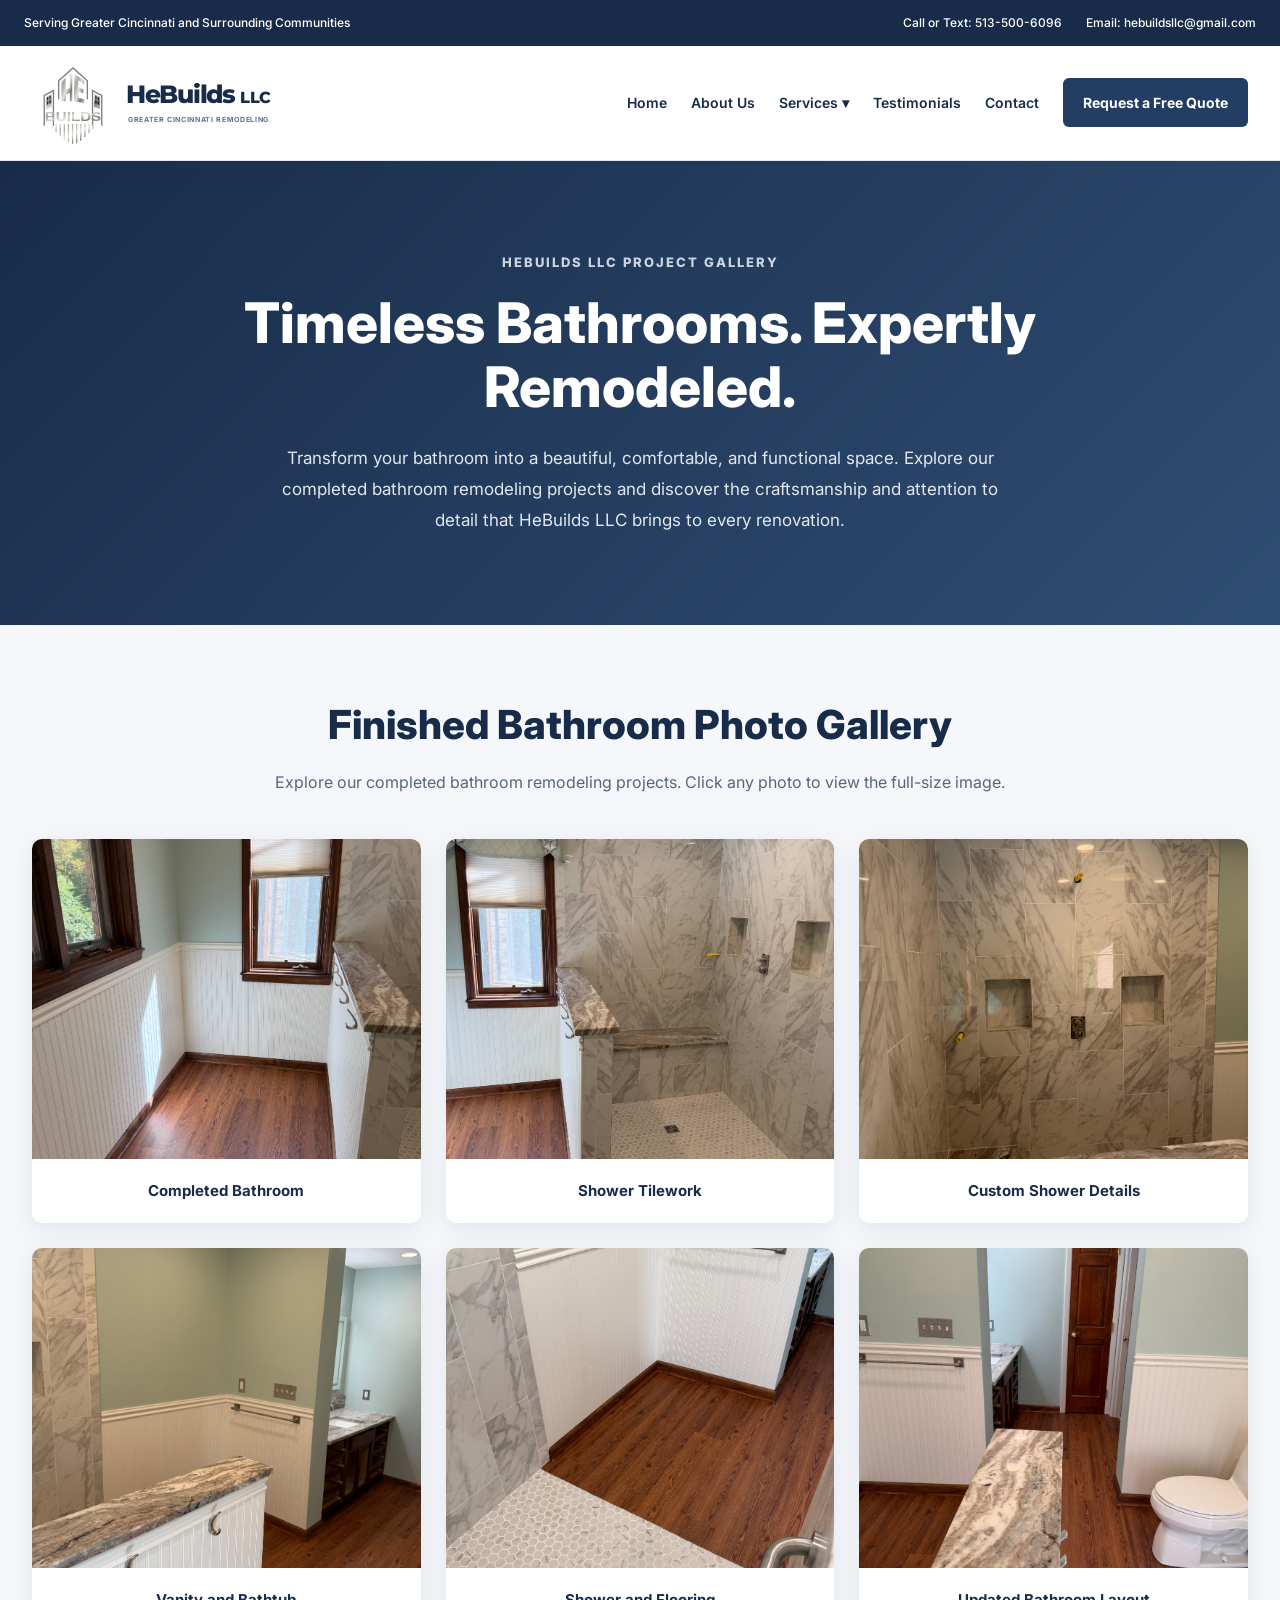
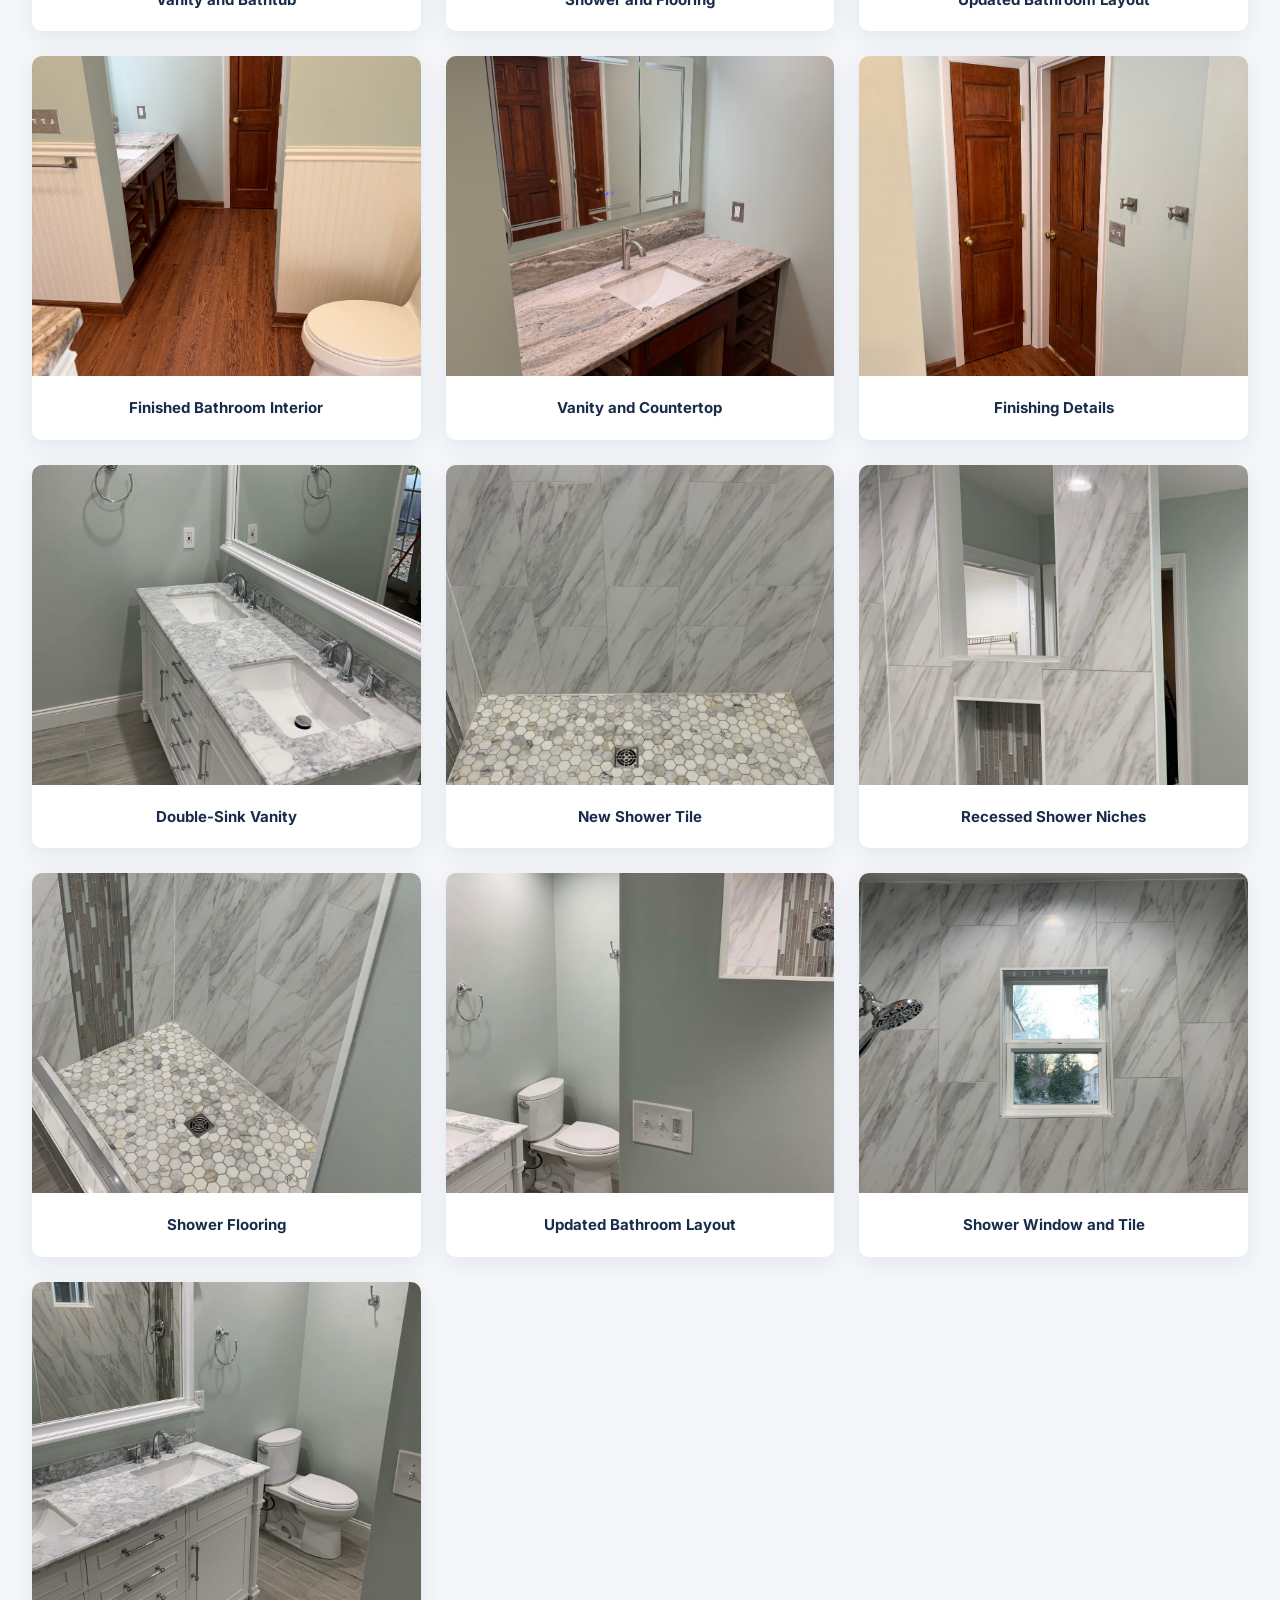
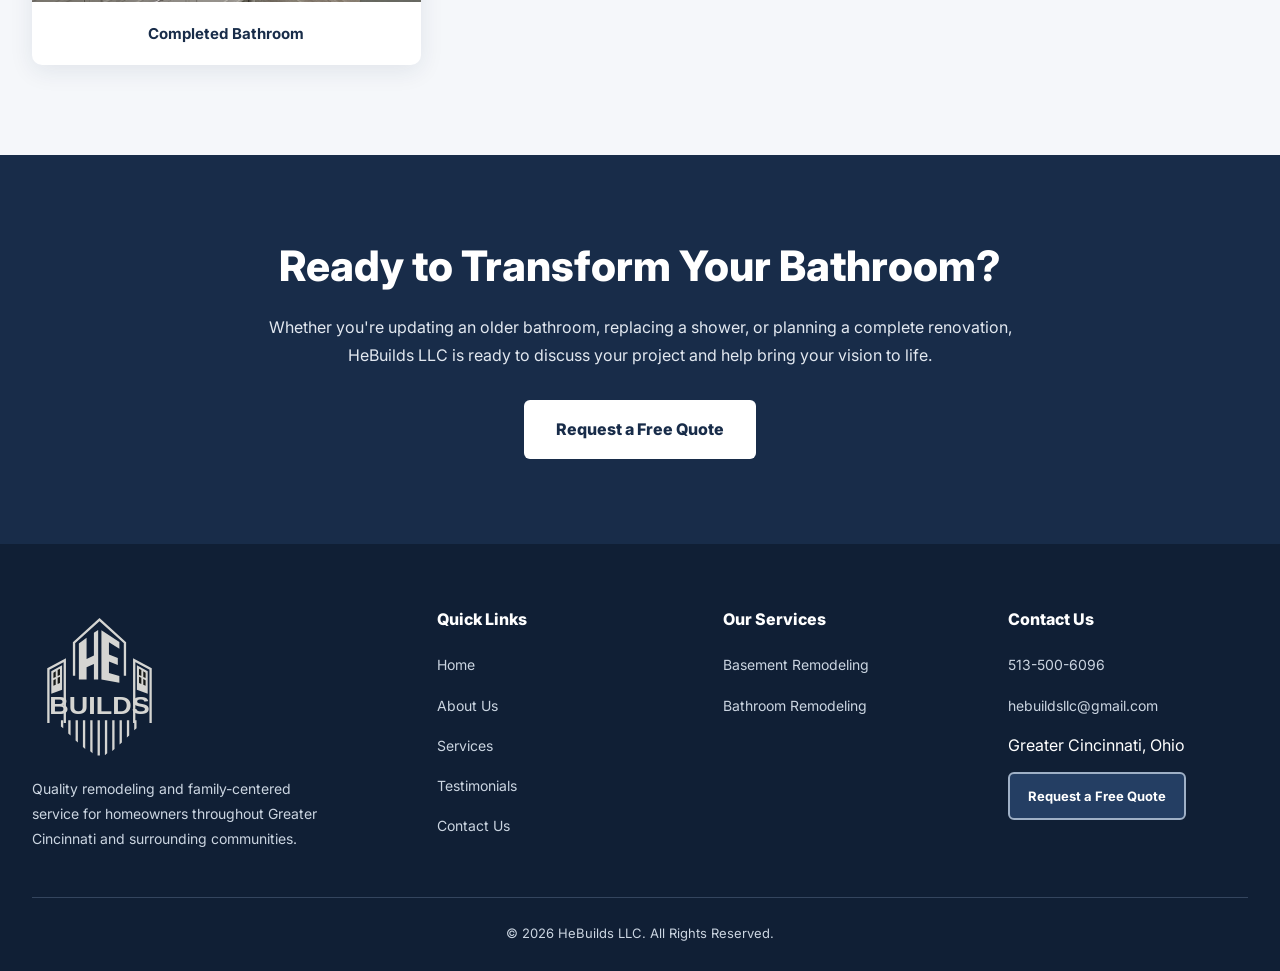
<file: bathroom.html>
<!doctype html>
<html lang="en">
<head>
  <meta charset="UTF-8" />
  <meta name="viewport" content="width=device-width, initial-scale=1.0" />
  <meta name="description" content="Explore full and half bathroom remodeling projects by HeBuilds LLC in Greater Cincinnati. Request a free quote for your bathroom renovation." />
  <title>Bathroom Remodeling in Cincinnati | HeBuilds LLC</title>
  <link rel="stylesheet" href="style.css" />

  <style>
    /* BATHROOM PAGE */
    .fullbath-page {
      background-color: #f5f7fa;
      color: #182c49;
    }

    /* TOP INFORMATION BAR */
    .fullbath-topbar {
      background-color: #182c49;
      color: #ffffff;
      padding: 12px 24px;
    }

    .fullbath-topbar__inner {
      width: 100%;
      max-width: 1280px;
      margin: 0 auto;
      display: flex;
      align-items: center;
      justify-content: space-between;
      gap: 16px;
    }

    .fullbath-topbar p {
      margin: 0;
      color: #ffffff;
      font-size: 12px;
      font-weight: 500;
    }

    .fullbath-topbar a {
      color: #ffffff;
      font-size: 12px;
      font-weight: 500;
      text-decoration: none;
    }

    .fullbath-topbar__contact {
      display: flex;
      align-items: center;
      justify-content: flex-end;
      flex-wrap: wrap;
      gap: 8px 24px;
    }

    .fullbath-topbar__contact a {
      white-space: nowrap;
    }

    @media (max-width: 768px) {
      .fullbath-topbar p,
      .fullbath-topbar a {
        font-size: 11px;
      }
    }

    @media (max-width: 640px) {
      .fullbath-topbar p,
      .fullbath-topbar a {
        font-size: 10px;
      }

      .fullbath-topbar__contact {
        justify-content: center;
      }
    }

    /* HEADER AND NAVIGATION */
    .fullbath-header {
      background-color: #ffffff;
      border-bottom: 1px solid #e4e8ee;
      position: relative;
      z-index: 100;
    }

    .fullbath-nav {
      width: 100%;
      max-width: none;
      min-height: 94px;
      margin: 0 auto;
      padding: 16px 32px;
      display: flex;
      justify-content: space-between;
      align-items: center;
      gap: 24px;
      box-sizing: border-box;
    }

    .fullbath-logo {
      display: flex;
      align-items: center;
      gap: 12px;
      flex-shrink: 0;
      text-decoration: none;
      color: #182c49;
    }

    .fullbath-logo img {
      display: block;
      width: 105px;
      height: auto;
    }

    .fullbath-logo span {
      font-size: 21px;
      font-weight: 800;
    }

    .fullbath-nav__links {
      display: flex;
      align-items: center;
      justify-content: flex-end;
      gap: 24px;
      list-style: none;
      margin: 0 0 0 auto;
      padding: 0;
    }

    .fullbath-nav__links a {
      color: #182c49;
      font-size: 17px;
      font-weight: 600;
      text-decoration: none;
      white-space: nowrap;
      transition: color 200ms ease;
    }

    .fullbath-nav__links a:hover {
      color: #718096;
    }

    .fullbath-nav__dropdown {
      position: relative;
    }

    .fullbath-nav__dropdown-menu {
      display: none;
      position: absolute;
      top: 100%;
      left: -15px;
      min-width: 235px;
      margin: 0;
      padding: 12px 0;
      list-style: none;
      background-color: #ffffff;
      border: 1px solid #e4e8ee;
      border-radius: 8px;
      box-shadow: 0 12px 30px rgba(0, 0, 0, 0.12);
      z-index: 200;
    }

    .fullbath-nav__links .fullbath-nav__dropdown-menu a {
      display: block;
      padding: 12px 18px;
      font-size: 13px;
    }

    .fullbath-nav__dropdown:hover .fullbath-nav__dropdown-menu,
    .fullbath-nav__dropdown:focus-within .fullbath-nav__dropdown-menu {
      display: block;
    }

    .fullbath-nav__quote {
      display: inline-block;
      padding: 13px 20px;
      background-color: #243e63;
      color: #ffffff;
      border-radius: 6px;
      text-decoration: none;
      font-size: 17px;
      font-weight: 700;
      white-space: nowrap;
      transition: background-color 200ms ease;
    }

    .fullbath-nav__quote:hover {
      background-color: #405a7d;
    }

    .fullbath-menu-button {
      display: none;
      background: transparent;
      border: none;
      color: #182c49;
      font-size: 30px;
      cursor: pointer;
    }

    /* MOBILE NAVIGATION */
    .fullbath-mobile-menu {
      position: fixed;
      inset: 0;
      width: 100%;
      height: 100vh;
      box-sizing: border-box;
      display: flex;
      flex-direction: column;
      align-items: center;
      justify-content: flex-start;
      padding: 100px 24px 40px;
      background-color: #ffffff;
      overflow-y: auto;
      z-index: 1000;
      opacity: 0;
      visibility: hidden;
      transform: translateX(-100%);
      transition: transform 350ms ease, opacity 300ms ease, visibility 350ms ease;
    }

    .fullbath-mobile-menu.is-open {
      opacity: 1;
      transform: translateX(0);
      visibility: visible;
    }

    .fullbath-mobile-menu__close {
      position: absolute;
      z-index: 1002;
      display: flex;
      align-items: center;
      justify-content: center;
      width: 44px;
      height: 44px;
      top: 56px;
      right: 20px;
      background: transparent;
      border: none;
      color: #182c49;
      font-size: 38px;
      line-height: 1;
      cursor: pointer;
    }

    .fullbath-mobile-menu__links {
      display: flex;
      flex-direction: column;
      gap: 22px;
      align-items: center;
      text-align: center;
      list-style: none;
      margin: 0;
      padding: 0;
    }

    .fullbath-mobile-menu__links a {
      color: #182c49;
      font-size: 17px;
      font-weight: 600;
      text-decoration: none;
    }

    .fullbath-mobile-menu__label {
      margin-top: 10px;
      color: #718096;
      font-size: 12px;
      font-weight: 800;
      text-transform: uppercase;
      letter-spacing: 1px;
    }

    .fullbath-mobile-menu__quote {
      display: block;
      padding: 14px 18px;
      background-color: #243e63;
      color: #ffffff !important;
      text-align: center;
      border-radius: 6px;
    }

    .fullbath-menu-overlay {
      display: none;
      position: fixed;
      inset: 0;
      background-color: rgba(0, 0, 0, 0.5);
      z-index: 999;
    }

    .fullbath-menu-overlay.is-open {
      display: none;
    }

    /* GALLERY HERO */
    .fullbath-hero {
      background: linear-gradient(135deg, #182c49 0%, #304d73 100%);
      padding: 90px 24px;
      color: #ffffff;
      text-align: center;
    }

    .fullbath-hero__inner {
      max-width: 850px;
      margin: 0 auto;
    }

    .fullbath-hero__eyebrow {
      display: block;
      margin-bottom: 18px;
      color: #cbd5e1;
      font-size: 13px;
      font-weight: 800;
      letter-spacing: 2px;
      text-transform: uppercase;
    }

    .fullbath-hero h1 {
      margin: 0 0 24px;
      color: #ffffff;
      font-size: clamp(34px, 5vw, 56px);
      line-height: 1.15;
    }

    .fullbath-hero p {
      max-width: 720px;
      margin: 0 auto;
      color: #e2e8f0;
      font-size: 17px;
      line-height: 1.8;
    }

    /* GALLERY CATEGORY LINKS */
    .fullbath-gallery-links {
      display: flex;
      justify-content: center;
      flex-wrap: wrap;
      gap: 14px;
      padding: 26px 24px;
      background-color: #ffffff;
      border-bottom: 1px solid #e1e6ed;
    }

    .fullbath-gallery-links a {
      display: inline-block;
      padding: 12px 20px;
      border: 1px solid #cbd5e1;
      border-radius: 6px;
      color: #182c49;
      background-color: #ffffff;
      font-size: 14px;
      font-weight: 700;
      text-decoration: none;
      transition: all 200ms ease;
    }

    .fullbath-gallery-links a:hover,
    .fullbath-gallery-links a.active {
      background-color: #243e63;
      border-color: #243e63;
      color: #ffffff;
    }

    /* PHOTO GALLERY */
    .fullbath-section {
      max-width: 1280px;
      margin: 0 auto;
      padding: 75px 32px 90px;
    }

    .fullbath-section__heading {
      max-width: 850px;
      margin: 0 auto 42px;
      text-align: center;
    }

    .fullbath-section__heading h2 {
      margin-bottom: 18px;
      color: #182c49;
      font-size: clamp(30px, 4vw, 40px);
    }

    .fullbath-section__heading p {
      color: #596579;
      font-size: 16px;
      line-height: 1.8;
    }

    .fullbath-grid {
      display: grid;
      grid-template-columns: repeat(3, minmax(0, 1fr));
      gap: 25px;
    }

    .fullbath-photo {
      margin: 0;
      overflow: hidden;
      background-color: #ffffff;
      border-radius: 10px;
      box-shadow: 0 6px 24px rgba(24, 44, 73, 0.09);
      transition: transform 300ms ease, box-shadow 300ms ease;
    }

    .fullbath-photo:hover {
      transform: translateY(-5px);
      box-shadow: 0 12px 32px rgba(24, 44, 73, 0.16);
    }

    .fullbath-photo a {
      display: block;
      overflow: hidden;
      text-decoration: none;
    }

    .fullbath-photo img {
      display: block;
      width: 100%;
      height: 320px;
      object-fit: cover;
      transition: transform 300ms ease;
    }

    .fullbath-photo:hover img {
      transform: scale(1.035);
    }

    .fullbath-photo figcaption {
      padding: 19px 18px;
      color: #182c49;
      font-size: 15px;
      font-weight: 700;
      text-align: center;
    }

    .fullbath-photo figcaption span {
      display: none;
    }

    /* QUOTE SECTION */
    .fullbath-cta {
      padding: 85px 24px;
      background-color: #182c49;
      color: #ffffff;
      text-align: center;
    }

    .fullbath-cta__inner {
      max-width: 760px;
      margin: 0 auto;
    }

    .fullbath-cta h2 {
      margin-bottom: 20px;
      color: #ffffff;
      font-size: clamp(28px, 4vw, 42px);
    }

    .fullbath-cta p {
      margin-bottom: 30px;
      color: #e2e8f0;
      font-size: 16px;
      line-height: 1.8;
    }

    .fullbath-cta__button {
      display: inline-block;
      padding: 16px 32px;
      border-radius: 6px;
      background-color: #ffffff;
      color: #182c49;
      font-weight: 800;
      text-decoration: none;
      transition: background-color 200ms ease;
    }

    .fullbath-cta__button:hover {
      background-color: #e2e8f0;
    }

    /* FOOTER */
    .fullbath-footer {
      background-color: #101f35;
      color: #ffffff;
      padding: 65px 32px 25px;
    }

    .fullbath-footer__inner {
      max-width: 1280px;
      margin: 0 auto;
      display: grid;
      grid-template-columns: 1.5fr 1fr 1fr 1fr;
      gap: 45px;
    }

    .fullbath-footer__logo {
      display: block;
      width: 135px;
      height: auto;
      margin-bottom: 20px;
    }

    .fullbath-footer__brand p {
      max-width: 300px;
      color: #cbd5e1;
      font-size: 14px;
      line-height: 1.8;
    }

    .fullbath-footer h3 {
      margin-bottom: 22px;
      color: #ffffff;
      font-size: 16px;
    }

    .fullbath-footer ul {
      list-style: none;
      margin: 0;
      padding: 0;
    }

    .fullbath-footer li {
      margin-bottom: 13px;
    }

    .fullbath-footer a {
      color: #cbd5e1;
      font-size: 14px;
      line-height: 1.6;
      text-decoration: none;
    }

    .fullbath-footer a:hover {
      color: #ffffff;
    }

    .fullbath-footer__bottom {
      max-width: 1280px;
      margin: 45px auto 0;
      padding-top: 24px;
      border-top: 1px solid #34455e;
      color: #cbd5e1;
      font-size: 13px;
      text-align: center;
    }

    /* DESKTOP NAVIGATION FONT SIZES */
    @media (min-width: 1281px) and (max-width: 1400px) {
      .fullbath-nav__links a,
      .fullbath-nav__quote {
        font-size: 15px;
      }
    }

    @media (min-width: 1025px) and (max-width: 1280px) {
      .fullbath-nav__links a,
      .fullbath-nav__quote {
        font-size: 14px;
      }
    }

    /* TABLET RESPONSIVE */
    @media (max-width: 1024px) {
      .fullbath-nav__links,
      .fullbath-nav__quote {
        display: none;
      }

      .fullbath-menu-button {
        display: block;
        margin-left: auto;
      }

      .fullbath-grid {
        grid-template-columns: repeat(2, minmax(0, 1fr));
      }

      .fullbath-footer__inner {
        grid-template-columns: repeat(2, minmax(0, 1fr));
      }
    }

    /* MOBILE RESPONSIVE */
    @media (max-width: 640px) {
      .fullbath-topbar__inner {
        flex-direction: column;
        text-align: center;
        gap: 6px;
      }

      .fullbath-nav {
        min-height: 76px;
        padding: 12px 20px;
      }

      .fullbath-logo img {
        width: 80px;
      }

      .fullbath-logo span {
        font-size: 17px;
      }

      .fullbath-hero {
        padding: 65px 22px;
      }

      .fullbath-hero p {
        font-size: 15px;
      }

      .fullbath-gallery-links {
        flex-direction: column;
      }

      .fullbath-gallery-links a {
        text-align: center;
      }

      .fullbath-section {
        padding: 60px 20px 75px;
      }

      .fullbath-grid {
        grid-template-columns: 1fr;
        gap: 24px;
      }

      .fullbath-photo img {
        height: 340px;
      }

      .fullbath-cta {
        padding: 70px 22px;
      }

      .fullbath-footer {
        padding: 55px 24px 25px;
      }

      .fullbath-footer__inner {
        grid-template-columns: 1fr;
        gap: 32px;
      }
    }

    /* FOOTER QUOTE BUTTON — ALL SCREEN SIZES */
    .fullbath-footer a.fullbath-footer__quote {
      display: inline-flex;
      align-items: center;
      justify-content: center;
      width: fit-content;
      max-width: 100%;
      padding: 13px 18px;
      background: #243e63;
      border: 2px solid #9fb0c6;
      border-radius: 6px;
      color: #ffffff;
      font-size: 13px;
      font-weight: 700;
      line-height: 1.4;
      text-align: center;
    }

    .fullbath-footer a.fullbath-footer__quote:hover {
      background: #405a7d;
      border-color: #ffffff;
    }

    .fullbath-footer__tablet-quote {
      display: none;
    }

    /* TABLET FOOTER — TWO COLUMNS WITH QUOTE CENTERED BELOW */
    @media (min-width: 641px) and (max-width: 1024px) {
      .fullbath-footer__brand {
        display: flex;
        flex-direction: column;
        align-items: center;
        text-align: center;
      }

      .fullbath-footer__brand p {
        text-align: center;
      }

      .fullbath-footer__inner > div:nth-child(2),
      .fullbath-footer__inner > div:nth-child(4) {
        position: relative;
        left: 16px;
      }

      .fullbath-footer__contact .fullbath-footer__quote {
        display: none !important;
      }

      .fullbath-footer__tablet-quote {
        display: flex;
        justify-content: center;
        margin: 34px auto 0;
      }
    }

    /* MOBILE FOOTER — BRAND CENTERED, CONTACT AND QUOTE SIDE BY SIDE */
    @media (max-width: 640px) {
      .fullbath-footer__inner {
        grid-template-columns: repeat(2, minmax(0, 1fr));
        gap: 32px 18px;
      }

      .fullbath-footer__brand {
        grid-column: 1 / -1;
        display: flex;
        flex-direction: column;
        align-items: center;
        text-align: center;
      }

      .fullbath-footer__brand p {
        text-align: center;
      }

      .fullbath-footer__contact {
        grid-column: 1 / -1;
        display: grid;
        grid-template-columns: minmax(0, 1fr) minmax(0, 1fr);
        gap: 0 18px;
        align-items: start;
      }

      .fullbath-footer__contact h3,
      .fullbath-footer__contact ul {
        grid-column: 1;
      }

      .fullbath-footer__contact .fullbath-footer__quote {
        grid-column: 2;
        grid-row: 1 / span 2;
        justify-self: center;
        align-self: start;
        white-space: normal;
        margin-top: 0;
      }
    }

    /* Always-visible, indented remodeling links in mobile/tablet menu. */
    .fullbath-mobile-menu__links li:has(> a[href="basement.html"]),
    .fullbath-mobile-menu__links li:has(> a[href="bathroom.html"]) {
      padding-left: 18px;
    }
    .fullbath-mobile-menu__links li > a[href="basement.html"],
    .fullbath-mobile-menu__links li > a[href="bathroom.html"] {
      font-size: 15px;
    }
  </style>

    <!-- SEARCH ENGINE AND SOCIAL SHARING METADATA -->
    <link rel="canonical" href="https://haney-code.github.io/hebuilds-llc/bathroom.html" />
    <meta property="og:type" content="website" />
    <meta property="og:site_name" content="HeBuilds LLC" />
    <meta property="og:title" content="Bathroom Remodeling in Cincinnati | HeBuilds LLC" />
    <meta property="og:description" content="Explore full and half bathroom remodeling projects by HeBuilds LLC in Greater Cincinnati. Request a free quote for your bathroom renovation." />
    <meta property="og:url" content="https://haney-code.github.io/hebuilds-llc/bathroom.html" />
    <meta property="og:image" content="https://haney-code.github.io/hebuilds-llc/assets/full-bathroom/IMG_0015.jpeg" />
    <meta name="twitter:card" content="summary_large_image" />
    <script type="application/ld+json">
{
      "@context": "https://schema.org",
      "@type": "Service",
      "name": "Bathroom Remodeling",
      "url": "https://haney-code.github.io/hebuilds-llc/bathroom.html",
      "provider": {
            "@type": "HomeAndConstructionBusiness",
            "@id": "https://haney-code.github.io/hebuilds-llc/index.html#business",
            "name": "HeBuilds LLC",
            "url": "https://haney-code.github.io/hebuilds-llc/index.html",
            "telephone": "+1-513-500-6096",
            "email": "hebuildsllc@gmail.com",
            "areaServed": {
                  "@type": "Place",
                  "name": "Greater Cincinnati"
            },
            "image": "https://haney-code.github.io/hebuilds-llc/assets/hero.png"
      },
      "areaServed": {
            "@type": "Place",
            "name": "Greater Cincinnati"
      }
}
    </script>
  </head>

<body class="fullbath-page">
  <!-- TOP INFORMATION BAR -->
  <div class="fullbath-topbar">
    <div class="fullbath-topbar__inner">
      <p>Serving Greater Cincinnati and Surrounding Communities</p>
      <div class="fullbath-topbar__contact">
        <a href="tel:5135006096">Call or Text: 513-500-6096</a>
        <a href="mailto:hebuildsllc@gmail.com">Email: hebuildsllc@gmail.com</a>
      </div>
    </div>
  </div>

  <!-- HEADER AND NAVIGATION -->
  <header class="fullbath-header">
    <nav class="fullbath-nav" aria-label="Main navigation">
      <a
        href="index.html"
        class="nav__brand"
        aria-label="HeBuilds LLC home"
      >
        <img
          class="nav__logo"
          src="assets/logo-metallic.svg"
          alt="HeBuilds LLC logo"
        />
        <span class="nav__brand-text">
          <span class="nav__brand-name">
            HeBuilds <span class="nav__brand-llc">LLC</span>
          </span>
          <span class="nav__brand-tagline"
            >GREATER CINCINNATI REMODELING</span
          >
        </span>
      </a>

      <!-- DESKTOP LINKS -->
      <ul class="fullbath-nav__links">
        <li><a href="index.html">Home</a></li>
        <li><a href="index.html#about">About Us</a></li>

        <li class="fullbath-nav__dropdown">
          <a href="index.html#services">Services &#9662;</a>
          <ul class="fullbath-nav__dropdown-menu">
            <li><a href="basement.html">Basement Remodeling</a></li>
            <li><a href="bathroom.html" aria-current="page">Bathroom Remodeling</a></li>

          </ul>
        </li>

        <li><a href="index.html#testimonials">Testimonials</a></li>
        <li><a href="index.html#quote">Contact</a></li>
      </ul>

      <!-- FREE QUOTE BUTTON -->
      <a href="index.html#quote" class="fullbath-nav__quote">
        Request a Free Quote
      </a>

      <!-- MOBILE MENU BUTTON -->
      <button
        class="fullbath-menu-button"
        type="button"
        aria-label="Open navigation menu"
        aria-controls="fullbath-mobile-menu"
        aria-expanded="false"
        onclick="openFullbathMenu()"
      >
        &#9776;
      </button>
    </nav>
  </header>

  <!-- MOBILE MENU OVERLAY -->
  <div
    class="fullbath-menu-overlay"
    id="fullbath-menu-overlay"
    onclick="closeFullbathMenu()"
  ></div>

  <!-- MOBILE NAVIGATION -->
  <nav
    class="fullbath-mobile-menu"
    id="fullbath-mobile-menu"
    aria-label="Mobile navigation"
    aria-hidden="true"
  >
    <button
      class="fullbath-mobile-menu__close"
      type="button"
      aria-label="Close navigation menu"
      onclick="closeFullbathMenu()"
    >
      &times;
    </button>

    <ul class="fullbath-mobile-menu__links">
      <li><a href="index.html">Home</a></li>
      <li><a href="index.html#about">About Us</a></li>
      <li class="fullbath-mobile-menu__label">Our Services</li>
      <li><a href="basement.html">Basement Remodeling</a></li>
      <li><a href="bathroom.html">Bathroom Remodeling</a></li>

      <li><a href="index.html#testimonials">Testimonials</a></li>
      <li><a href="index.html#quote">Contact</a></li>
      <li>
        <a href="index.html#quote" class="fullbath-mobile-menu__quote">
          Request a Free Quote
        </a>
      </li>
    </ul>
  </nav>

  <main>
    <!-- GALLERY HERO -->
    <section class="fullbath-hero">
      <div class="fullbath-hero__inner">
        <span class="fullbath-hero__eyebrow">
          HeBuilds LLC Project Gallery
        </span>

        <h1>Timeless Bathrooms. Expertly Remodeled.</h1>

        <p>
          Transform your bathroom into a beautiful, comfortable, and
          functional space. Explore our completed bathroom remodeling
          projects and discover the craftsmanship and attention to detail that
          HeBuilds LLC brings to every renovation.
        </p>
      </div>
    </section>

    <!-- FINISHED BATHROOM PHOTO GALLERY -->
    <section class="fullbath-section" id="gallery">
      <div class="fullbath-section__heading">
        <h2>Finished Bathroom Photo Gallery</h2>
        <p>
          Explore our completed bathroom remodeling projects. Click any
          photo to view the full-size image.
        </p>
      </div>

      <div class="fullbath-grid">
        <!-- PHOTO 1 -->
        <figure class="fullbath-photo">
          <a href="assets/full-bathroom/IMG_0014.jpeg" target="_blank" rel="noopener noreferrer">
            <img src="assets/full-bathroom/IMG_0014.jpeg" alt="Finished bathroom remodeling project view" loading="lazy" />
          </a>
          <figcaption>Completed Bathroom</figcaption>
        </figure>

        <!-- PHOTO 2 -->
        <figure class="fullbath-photo">
          <a href="assets/full-bathroom/IMG_0015.jpeg" target="_blank" rel="noopener noreferrer">
            <img src="assets/full-bathroom/IMG_0015.jpeg" alt="Finished shower and bathroom tilework" loading="lazy" />
          </a>
          <figcaption>Shower Tilework</figcaption>
        </figure>

        <!-- PHOTO 3 -->
        <figure class="fullbath-photo">
          <a href="assets/full-bathroom/IMG_0016.jpeg" target="_blank" rel="noopener noreferrer">
            <img src="assets/full-bathroom/IMG_0016.jpeg" alt="Bathroom shower tile and finishing details" loading="lazy" />
          </a>
          <figcaption>Custom Shower Details</figcaption>
        </figure>

        <!-- PHOTO 4 -->
        <figure class="fullbath-photo">
          <a href="assets/full-bathroom/IMG_0017.jpeg" target="_blank" rel="noopener noreferrer">
            <img src="assets/full-bathroom/IMG_0017.jpeg" alt="Completed bathroom vanity and bathtub area" loading="lazy" />
          </a>
          <figcaption>Vanity and Bathtub</figcaption>
        </figure>

        <!-- PHOTO 5 -->
        <figure class="fullbath-photo">
          <a href="assets/full-bathroom/IMG_0018.jpeg" target="_blank" rel="noopener noreferrer">
            <img src="assets/full-bathroom/IMG_0018.jpeg" alt="Bathroom shower and finished flooring" loading="lazy" />
          </a>
          <figcaption>Shower and Flooring</figcaption>
        </figure>

        <!-- PHOTO 6 -->
        <figure class="fullbath-photo">
          <a href="assets/full-bathroom/IMG_0019.jpeg" target="_blank" rel="noopener noreferrer">
            <img src="assets/full-bathroom/IMG_0019.jpeg" alt="Updated bathroom layout" loading="lazy" />
          </a>
          <figcaption>Updated Bathroom Layout</figcaption>
        </figure>

        <!-- PHOTO 7 -->
        <figure class="fullbath-photo">
          <a href="assets/full-bathroom/IMG_0020.jpeg" target="_blank" rel="noopener noreferrer">
            <img src="assets/full-bathroom/IMG_0020.jpeg" alt="Finished bathroom interior" loading="lazy" />
          </a>
          <figcaption>Finished Bathroom Interior</figcaption>
        </figure>

        <!-- PHOTO 8 -->
        <figure class="fullbath-photo">
          <a href="assets/full-bathroom/IMG_0021.jpeg" target="_blank" rel="noopener noreferrer">
            <img src="assets/full-bathroom/IMG_0021.jpeg" alt="Bathroom vanity and countertop" loading="lazy" />
          </a>
          <figcaption>Vanity and Countertop</figcaption>
        </figure>

        <!-- PHOTO 9 -->
        <figure class="fullbath-photo">
          <a href="assets/full-bathroom/IMG_0022.jpeg" target="_blank" rel="noopener noreferrer">
            <img src="assets/full-bathroom/IMG_0022.jpeg" alt="Finished bathroom details" loading="lazy" />
          </a>
          <figcaption>Finishing Details</figcaption>
        </figure>

        <!-- PHOTO 10 -->
        <figure class="fullbath-photo">
          <a href="assets/full-bathroom/IMG_2657.PNG" target="_blank" rel="noopener noreferrer">
            <img src="assets/full-bathroom/IMG_2657.PNG" alt="Completed white double-sink bathroom vanity" loading="lazy" />
          </a>
          <figcaption>Double-Sink Vanity</figcaption>
        </figure>

        <!-- PHOTO 11 -->
        <figure class="fullbath-photo">
          <a href="assets/full-bathroom/IMG_2659.PNG" target="_blank" rel="noopener noreferrer">
            <img src="assets/full-bathroom/IMG_2659.PNG" alt="New tiled shower with mosaic flooring" loading="lazy" />
          </a>
          <figcaption>New Shower Tile</figcaption>
        </figure>

        <!-- PHOTO 12 -->
        <figure class="fullbath-photo">
          <a href="assets/full-bathroom/IMG_2660.PNG" target="_blank" rel="noopener noreferrer">
            <img src="assets/full-bathroom/IMG_2660.PNG" alt="Recessed shower storage niches" loading="lazy" />
          </a>
          <figcaption>Recessed Shower Niches</figcaption>
        </figure>

        <!-- PHOTO 13 -->
        <figure class="fullbath-photo">
          <a href="assets/full-bathroom/IMG_2661.PNG" target="_blank" rel="noopener noreferrer">
            <img src="assets/full-bathroom/IMG_2661.PNG" alt="Finished shower with hexagonal floor tile" loading="lazy" />
          </a>
          <figcaption>Shower Flooring</figcaption>
        </figure>

        <!-- PHOTO 14 -->
        <figure class="fullbath-photo">
          <a href="assets/full-bathroom/IMG_2662.PNG" target="_blank" rel="noopener noreferrer">
            <img src="assets/full-bathroom/IMG_2662.PNG" alt="Completed bathroom with vanity, toilet, and gray flooring" loading="lazy" />
          </a>
          <figcaption>Updated Bathroom Layout</figcaption>
        </figure>

        <!-- PHOTO 15 -->
        <figure class="fullbath-photo">
          <a href="assets/full-bathroom/IMG_2663.PNG" target="_blank" rel="noopener noreferrer">
            <img src="assets/full-bathroom/IMG_2663.PNG" alt="Finished tiled shower wall and window" loading="lazy" />
          </a>
          <figcaption>Shower Window and Tile</figcaption>
        </figure>

        <!-- PHOTO 16 -->
        <figure class="fullbath-photo">
          <a href="assets/full-bathroom/IMG_2664.PNG" target="_blank" rel="noopener noreferrer">
            <img src="assets/full-bathroom/IMG_2664.PNG" alt="Completed bathroom with white double vanity and mirror" loading="lazy" />
          </a>
          <figcaption>Completed Bathroom</figcaption>
        </figure>
      </div>
    </section>

    <!-- REQUEST A FREE QUOTE -->
    <section class="fullbath-cta">
      <div class="fullbath-cta__inner">
        <h2>Ready to Transform Your Bathroom?</h2>
        <p>
          Whether you're updating an older bathroom, replacing a shower, or
          planning a complete renovation, HeBuilds LLC is ready to discuss
          your project and help bring your vision to life.
        </p>
        <a href="index.html#quote" class="fullbath-cta__button">
          Request a Free Quote
        </a>
      </div>
    </section>
  </main>

  <!-- FOOTER -->
  <footer class="fullbath-footer">
    <div class="fullbath-footer__inner">
      <!-- COMPANY -->
      <div class="fullbath-footer__brand">
        <a href="index.html">
          <img src="assets/logo-silver.svg" alt="HeBuilds LLC" class="fullbath-footer__logo" />
        </a>
        <p>
          Quality remodeling and family-centered service for homeowners
          throughout Greater Cincinnati and surrounding communities.
        </p>
      </div>

      <!-- QUICK LINKS -->
      <div>
        <h3>Quick Links</h3>
        <ul>
          <li><a href="index.html">Home</a></li>
          <li><a href="index.html#about">About Us</a></li>
          <li><a href="index.html#services">Services</a></li>
          <li><a href="index.html#testimonials">Testimonials</a></li>
          <li><a href="index.html#quote">Contact Us</a></li>
        </ul>
      </div>

      <!-- SERVICES -->
      <div>
        <h3>Our Services</h3>
        <ul>
          <li><a href="basement.html">Basement Remodeling</a></li>
          <li><a href="bathroom.html">Bathroom Remodeling</a></li>

        </ul>
      </div>

      <!-- CONTACT -->
      <div class="fullbath-footer__contact">
        <h3>Contact Us</h3>
        <ul>
          <li><a href="tel:5135006096">513-500-6096</a></li>
          <li><a href="mailto:hebuildsllc@gmail.com">hebuildsllc@gmail.com</a></li>
          <li>Greater Cincinnati, Ohio</li>
        </ul>
        <a href="index.html#quote" class="fullbath-footer__quote">Request a Free Quote</a>
      </div>
    </div>

    <div class="fullbath-footer__tablet-quote">
      <a href="index.html#quote" class="fullbath-footer__quote">Request a Free Quote</a>
    </div>

    <div class="fullbath-footer__bottom">
      <p>&copy; 2026 HeBuilds LLC. All Rights Reserved.</p>
    </div>
  </footer>

  <!-- MOBILE NAVIGATION JAVASCRIPT -->
  <script>
    function openFullbathMenu() {
      const menu = document.getElementById("fullbath-mobile-menu");
      const overlay = document.getElementById("fullbath-menu-overlay");
      const button = document.querySelector(".fullbath-menu-button");

      menu.classList.add("is-open");
      overlay.classList.add("is-open");

      menu.setAttribute("aria-hidden", "false");
      button.setAttribute("aria-expanded", "true");

      document.body.style.overflow = "hidden";
    }

    function closeFullbathMenu() {
      const menu = document.getElementById("fullbath-mobile-menu");
      const overlay = document.getElementById("fullbath-menu-overlay");
      const button = document.querySelector(".fullbath-menu-button");

      menu.classList.remove("is-open");
      overlay.classList.remove("is-open");

      menu.setAttribute("aria-hidden", "true");
      button.setAttribute("aria-expanded", "false");

      document.body.style.overflow = "";
    }

    document.addEventListener("keydown", function (event) {
      if (event.key === "Escape") {
        closeFullbathMenu();
      }
    });

    document
      .querySelectorAll(".fullbath-mobile-menu a")
      .forEach(function (link) {
        link.addEventListener("click", closeFullbathMenu);
      });
  </script>
</body>
</html>
</file>
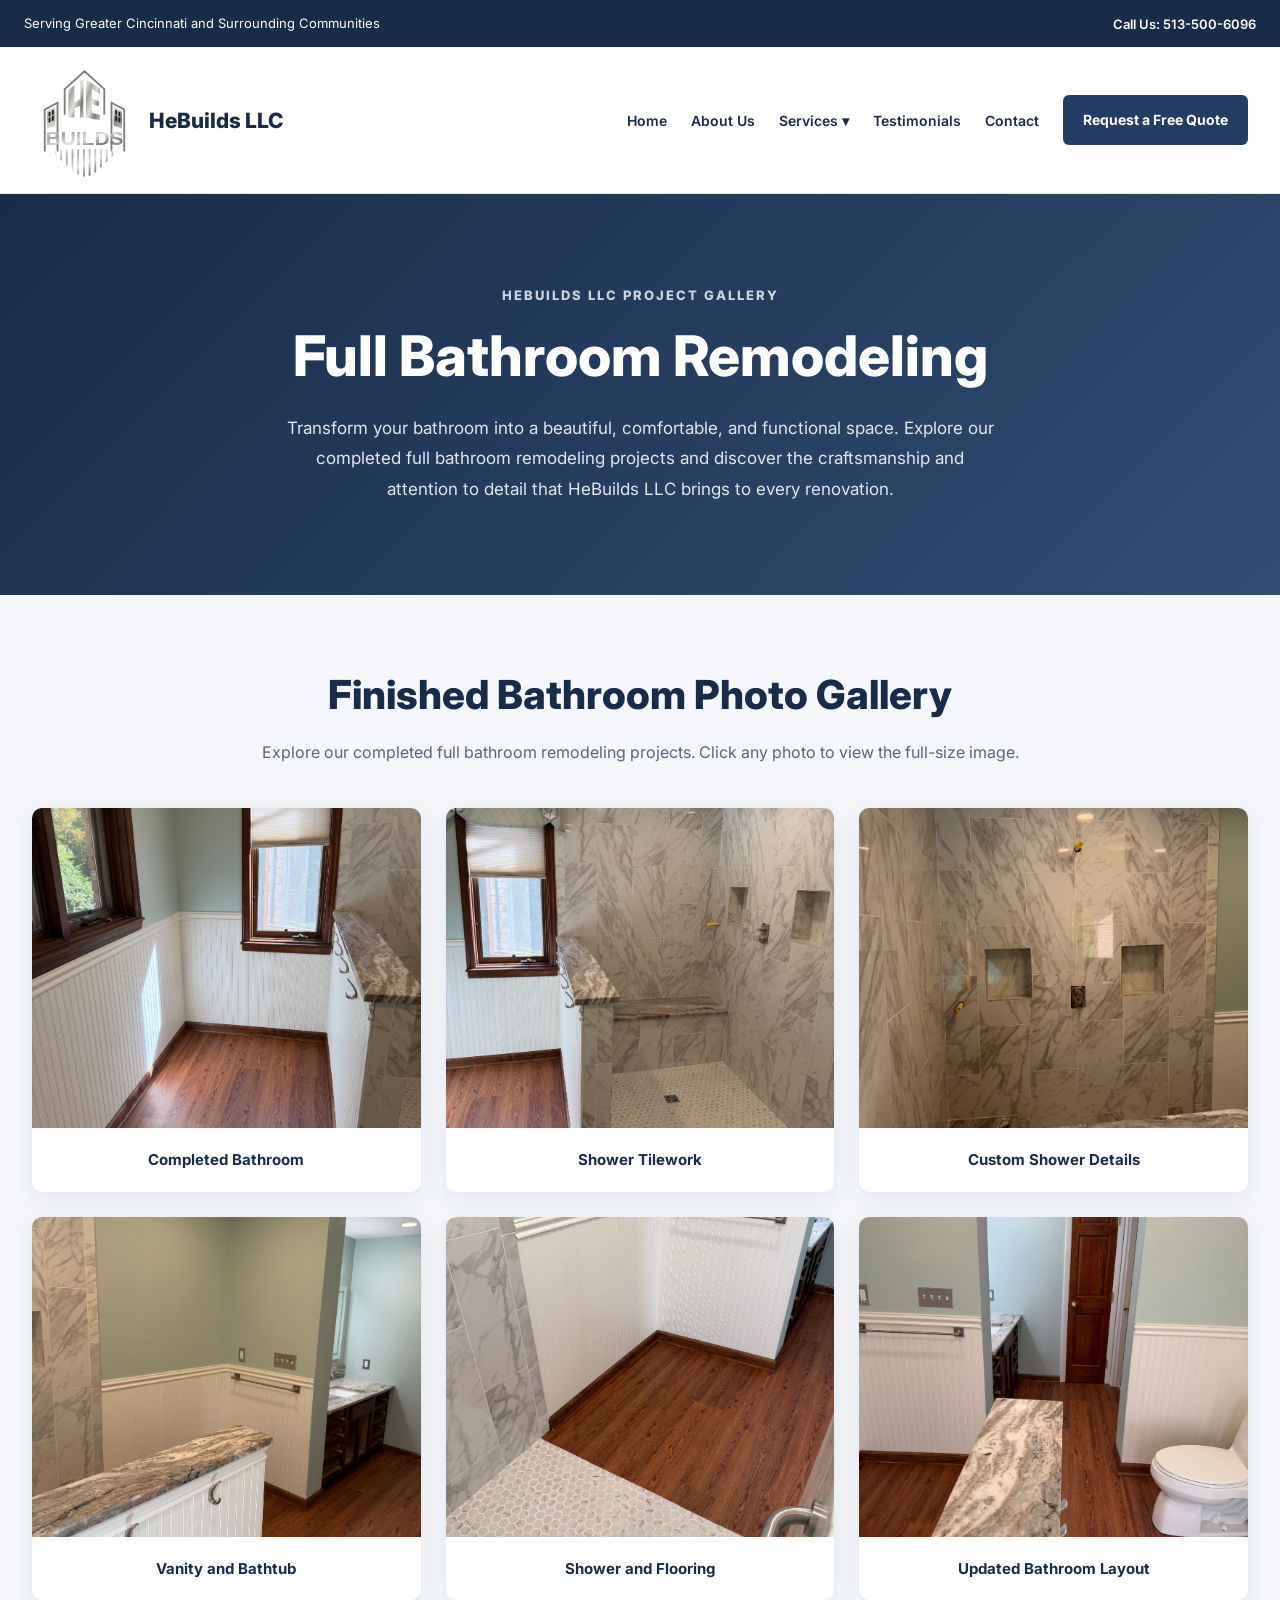
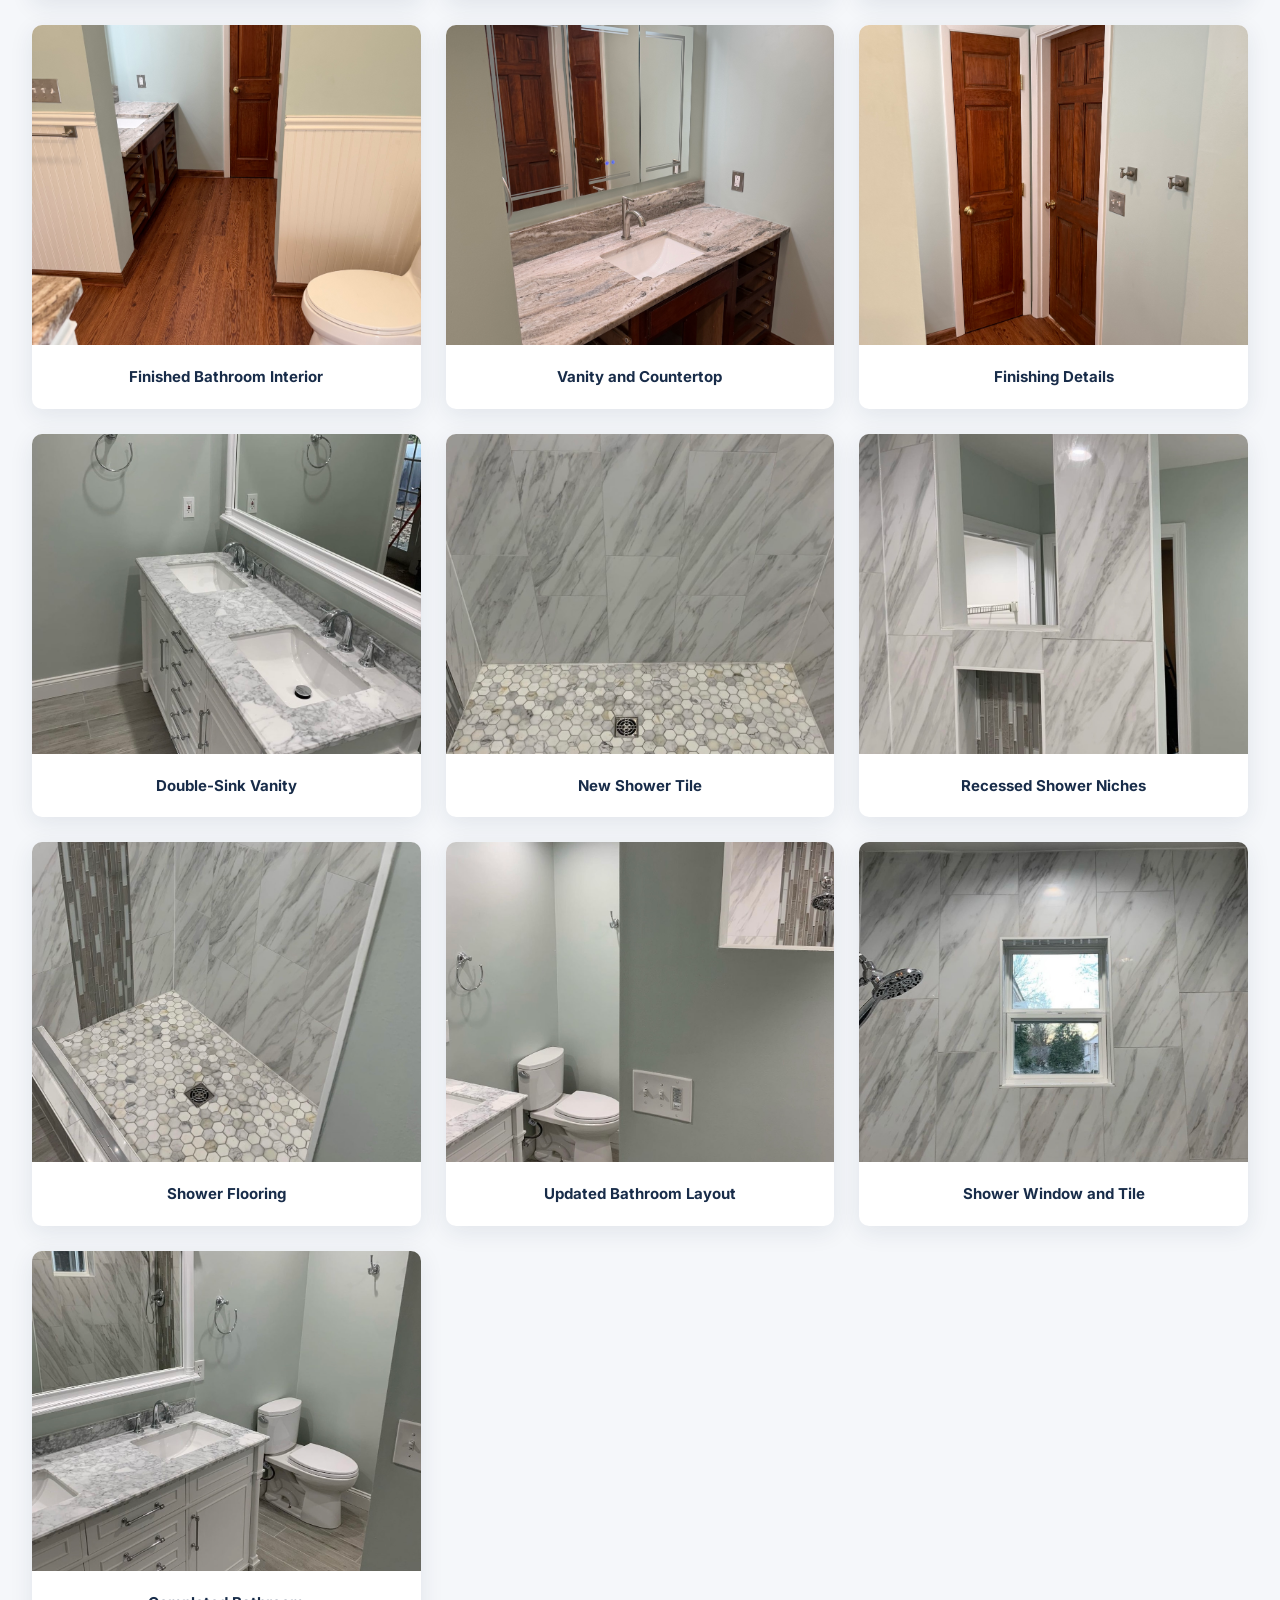
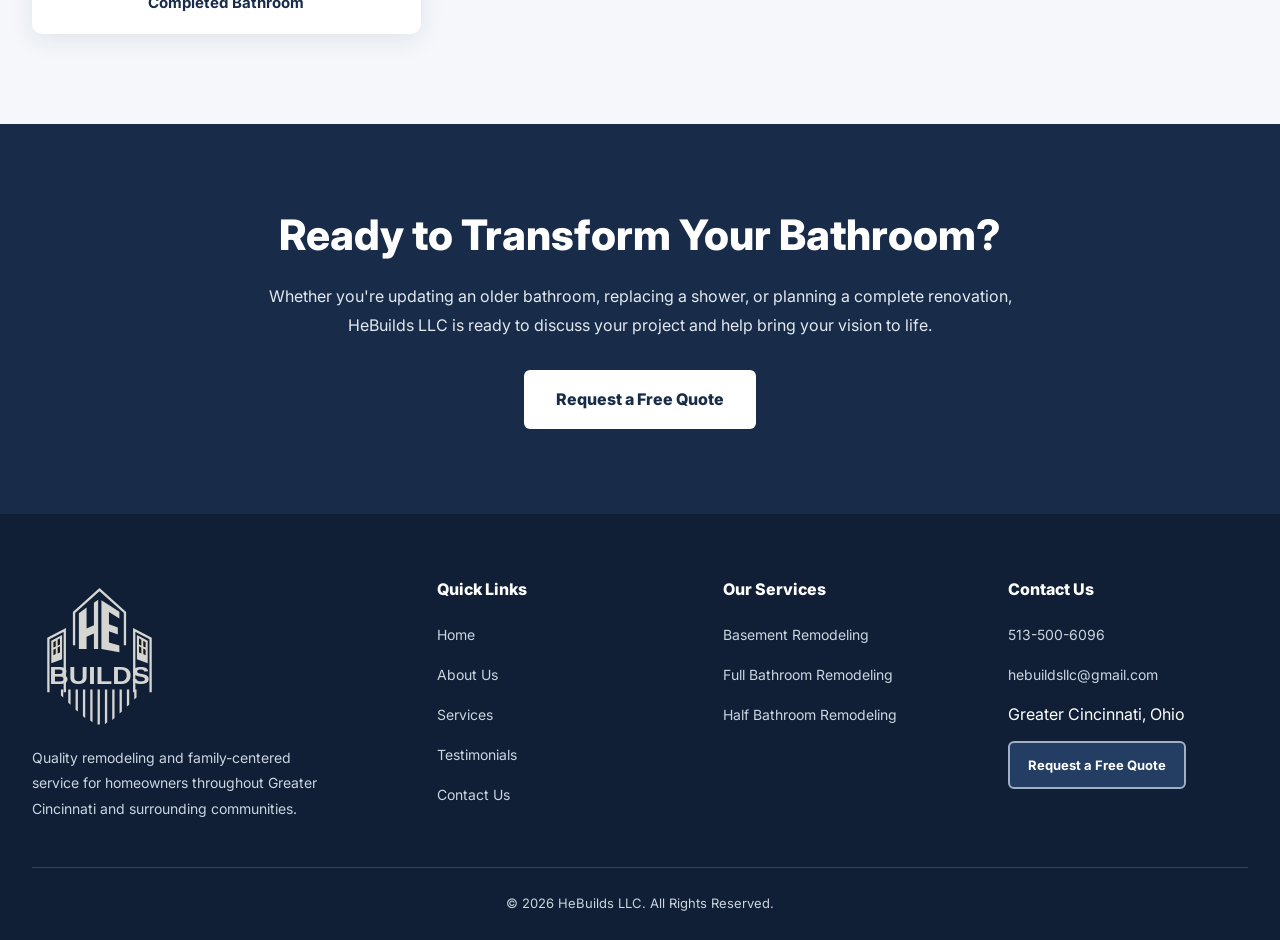
<file: fullbath.html>
<!doctype html>
<html lang="en">
<head>
  <meta charset="UTF-8" />
  <meta name="viewport" content="width=device-width, initial-scale=1.0" />
  <meta name="description" content="Explore beautifully finished full bathroom remodeling projects by HeBuilds LLC in Greater Cincinnati." />
  <title>Full Bathroom Remodeling Gallery | HeBuilds LLC</title>
  <link rel="stylesheet" href="style.css" />

  <style>
    /* FULL BATHROOM PAGE */
    .fullbath-page {
      background-color: #f5f7fa;
      color: #182c49;
    }

    /* TOP INFORMATION BAR */
    .fullbath-topbar {
      background-color: #182c49;
      color: #ffffff;
      padding: 12px 24px;
    }

    .fullbath-topbar__inner {
      width: 100%;
      margin: 0 auto;
      display: flex;
      align-items: center;
      justify-content: space-between;
      gap: 16px;
    }

    .fullbath-topbar p {
      margin: 0;
      color: #ffffff;
      font-size: 13px;
    }

    .fullbath-topbar a {
      color: #ffffff;
      font-size: 13px;
      font-weight: 600;
      text-decoration: none;
    }

    /* HEADER AND NAVIGATION */
    .fullbath-header {
      background-color: #ffffff;
      border-bottom: 1px solid #e4e8ee;
      position: relative;
      z-index: 100;
    }

    .fullbath-nav {
      width: 100%;
      max-width: none;
      min-height: 94px;
      margin: 0 auto;
      padding: 16px 32px;
      display: flex;
      justify-content: space-between;
      align-items: center;
      gap: 24px;
      box-sizing: border-box;
    }

    .fullbath-logo {
      display: flex;
      align-items: center;
      gap: 12px;
      flex-shrink: 0;
      text-decoration: none;
      color: #182c49;
    }

    .fullbath-logo img {
      display: block;
      width: 105px;
      height: auto;
    }

    .fullbath-logo span {
      font-size: 21px;
      font-weight: 800;
    }

    .fullbath-nav__links {
      display: flex;
      align-items: center;
      justify-content: flex-end;
      gap: 24px;
      list-style: none;
      margin: 0 0 0 auto;
      padding: 0;
    }

    .fullbath-nav__links a {
      color: #182c49;
      font-size: 17px;
      font-weight: 600;
      text-decoration: none;
      white-space: nowrap;
      transition: color 200ms ease;
    }

    .fullbath-nav__links a:hover {
      color: #718096;
    }

    .fullbath-nav__dropdown {
      position: relative;
    }

    .fullbath-nav__dropdown-menu {
      display: none;
      position: absolute;
      top: 100%;
      left: -15px;
      min-width: 235px;
      margin: 0;
      padding: 12px 0;
      list-style: none;
      background-color: #ffffff;
      border: 1px solid #e4e8ee;
      border-radius: 8px;
      box-shadow: 0 12px 30px rgba(0, 0, 0, 0.12);
      z-index: 200;
    }

    .fullbath-nav__dropdown-menu a {
      display: block;
      padding: 12px 18px;
    }

    .fullbath-nav__dropdown:hover .fullbath-nav__dropdown-menu,
    .fullbath-nav__dropdown:focus-within .fullbath-nav__dropdown-menu {
      display: block;
    }

    .fullbath-nav__quote {
      display: inline-block;
      padding: 13px 20px;
      background-color: #243e63;
      color: #ffffff;
      border-radius: 6px;
      text-decoration: none;
      font-size: 17px;
      font-weight: 700;
      white-space: nowrap;
      transition: background-color 200ms ease;
    }

    .fullbath-nav__quote:hover {
      background-color: #405a7d;
    }

    .fullbath-menu-button {
      display: none;
      background: transparent;
      border: none;
      color: #182c49;
      font-size: 30px;
      cursor: pointer;
    }

    /* MOBILE NAVIGATION */
    .fullbath-mobile-menu {
      position: fixed;
      inset: 0;
      width: 100%;
      height: 100vh;
      box-sizing: border-box;
      display: flex;
      flex-direction: column;
      align-items: center;
      justify-content: flex-start;
      padding: 100px 24px 40px;
      background-color: #ffffff;
      overflow-y: auto;
      z-index: 1000;
      opacity: 0;
      visibility: hidden;
      transform: translateX(-100%);
      transition: transform 350ms ease, opacity 300ms ease, visibility 350ms ease;
    }

    .fullbath-mobile-menu.is-open {
      opacity: 1;
      transform: translateX(0);
      visibility: visible;
    }

    .fullbath-mobile-menu__close {
      position: absolute;
      z-index: 1002;
      display: flex;
      align-items: center;
      justify-content: center;
      width: 44px;
      height: 44px;
      top: 56px;
      right: 20px;
      background: transparent;
      border: none;
      color: #182c49;
      font-size: 38px;
      line-height: 1;
      cursor: pointer;
    }

    .fullbath-mobile-menu__links {
      display: flex;
      flex-direction: column;
      gap: 22px;
      align-items: center;
      text-align: center;
      list-style: none;
      margin: 0;
      padding: 0;
    }

    .fullbath-mobile-menu__links a {
      color: #182c49;
      font-size: 17px;
      font-weight: 600;
      text-decoration: none;
    }

    .fullbath-mobile-menu__label {
      margin-top: 10px;
      color: #718096;
      font-size: 12px;
      font-weight: 800;
      text-transform: uppercase;
      letter-spacing: 1px;
    }

    .fullbath-mobile-menu__quote {
      display: block;
      padding: 14px 18px;
      background-color: #243e63;
      color: #ffffff !important;
      text-align: center;
      border-radius: 6px;
    }

    .fullbath-menu-overlay {
      display: none;
      position: fixed;
      inset: 0;
      background-color: rgba(0, 0, 0, 0.5);
      z-index: 999;
    }

    .fullbath-menu-overlay.is-open {
      display: none;
    }

    /* GALLERY HERO */
    .fullbath-hero {
      background: linear-gradient(135deg, #182c49 0%, #304d73 100%);
      padding: 90px 24px;
      color: #ffffff;
      text-align: center;
    }

    .fullbath-hero__inner {
      max-width: 850px;
      margin: 0 auto;
    }

    .fullbath-hero__eyebrow {
      display: block;
      margin-bottom: 18px;
      color: #cbd5e1;
      font-size: 13px;
      font-weight: 800;
      letter-spacing: 2px;
      text-transform: uppercase;
    }

    .fullbath-hero h1 {
      margin: 0 0 24px;
      color: #ffffff;
      font-size: clamp(34px, 5vw, 56px);
      line-height: 1.15;
    }

    .fullbath-hero p {
      max-width: 720px;
      margin: 0 auto;
      color: #e2e8f0;
      font-size: 17px;
      line-height: 1.8;
    }

    /* GALLERY CATEGORY LINKS */
    .fullbath-gallery-links {
      display: flex;
      justify-content: center;
      flex-wrap: wrap;
      gap: 14px;
      padding: 26px 24px;
      background-color: #ffffff;
      border-bottom: 1px solid #e1e6ed;
    }

    .fullbath-gallery-links a {
      display: inline-block;
      padding: 12px 20px;
      border: 1px solid #cbd5e1;
      border-radius: 6px;
      color: #182c49;
      background-color: #ffffff;
      font-size: 14px;
      font-weight: 700;
      text-decoration: none;
      transition: all 200ms ease;
    }

    .fullbath-gallery-links a:hover,
    .fullbath-gallery-links a.active {
      background-color: #243e63;
      border-color: #243e63;
      color: #ffffff;
    }

    /* PHOTO GALLERY */
    .fullbath-section {
      max-width: 1280px;
      margin: 0 auto;
      padding: 75px 32px 90px;
    }

    .fullbath-section__heading {
      max-width: 850px;
      margin: 0 auto 42px;
      text-align: center;
    }

    .fullbath-section__heading h2 {
      margin-bottom: 18px;
      color: #182c49;
      font-size: clamp(30px, 4vw, 40px);
    }

    .fullbath-section__heading p {
      color: #596579;
      font-size: 16px;
      line-height: 1.8;
    }

    .fullbath-grid {
      display: grid;
      grid-template-columns: repeat(3, minmax(0, 1fr));
      gap: 25px;
    }

    .fullbath-photo {
      margin: 0;
      overflow: hidden;
      background-color: #ffffff;
      border-radius: 10px;
      box-shadow: 0 6px 24px rgba(24, 44, 73, 0.09);
      transition: transform 300ms ease, box-shadow 300ms ease;
    }

    .fullbath-photo:hover {
      transform: translateY(-5px);
      box-shadow: 0 12px 32px rgba(24, 44, 73, 0.16);
    }

    .fullbath-photo a {
      display: block;
      overflow: hidden;
      text-decoration: none;
    }

    .fullbath-photo img {
      display: block;
      width: 100%;
      height: 320px;
      object-fit: cover;
      transition: transform 300ms ease;
    }

    .fullbath-photo:hover img {
      transform: scale(1.035);
    }

    .fullbath-photo figcaption {
      padding: 19px 18px;
      color: #182c49;
      font-size: 15px;
      font-weight: 700;
      text-align: center;
    }

    .fullbath-photo figcaption span {
      display: none;
    }

    /* QUOTE SECTION */
    .fullbath-cta {
      padding: 85px 24px;
      background-color: #182c49;
      color: #ffffff;
      text-align: center;
    }

    .fullbath-cta__inner {
      max-width: 760px;
      margin: 0 auto;
    }

    .fullbath-cta h2 {
      margin-bottom: 20px;
      color: #ffffff;
      font-size: clamp(28px, 4vw, 42px);
    }

    .fullbath-cta p {
      margin-bottom: 30px;
      color: #e2e8f0;
      font-size: 16px;
      line-height: 1.8;
    }

    .fullbath-cta__button {
      display: inline-block;
      padding: 16px 32px;
      border-radius: 6px;
      background-color: #ffffff;
      color: #182c49;
      font-weight: 800;
      text-decoration: none;
      transition: background-color 200ms ease;
    }

    .fullbath-cta__button:hover {
      background-color: #e2e8f0;
    }

    /* FOOTER */
    .fullbath-footer {
      background-color: #101f35;
      color: #ffffff;
      padding: 65px 32px 25px;
    }

    .fullbath-footer__inner {
      max-width: 1280px;
      margin: 0 auto;
      display: grid;
      grid-template-columns: 1.5fr 1fr 1fr 1fr;
      gap: 45px;
    }

    .fullbath-footer__logo {
      display: block;
      width: 135px;
      height: auto;
      margin-bottom: 20px;
    }

    .fullbath-footer__brand p {
      max-width: 300px;
      color: #cbd5e1;
      font-size: 14px;
      line-height: 1.8;
    }

    .fullbath-footer h3 {
      margin-bottom: 22px;
      color: #ffffff;
      font-size: 16px;
    }

    .fullbath-footer ul {
      list-style: none;
      margin: 0;
      padding: 0;
    }

    .fullbath-footer li {
      margin-bottom: 13px;
    }

    .fullbath-footer a {
      color: #cbd5e1;
      font-size: 14px;
      line-height: 1.6;
      text-decoration: none;
    }

    .fullbath-footer a:hover {
      color: #ffffff;
    }

    .fullbath-footer__bottom {
      max-width: 1280px;
      margin: 45px auto 0;
      padding-top: 24px;
      border-top: 1px solid #34455e;
      color: #cbd5e1;
      font-size: 13px;
      text-align: center;
    }

    /* DESKTOP NAVIGATION FONT SIZES */
    @media (min-width: 1281px) and (max-width: 1400px) {
      .fullbath-nav__links a,
      .fullbath-nav__quote {
        font-size: 15px;
      }
    }

    @media (min-width: 1025px) and (max-width: 1280px) {
      .fullbath-nav__links a,
      .fullbath-nav__quote {
        font-size: 14px;
      }
    }

    /* TABLET RESPONSIVE */
    @media (max-width: 1024px) {
      .fullbath-nav__links,
      .fullbath-nav__quote {
        display: none;
      }

      .fullbath-menu-button {
        display: block;
        margin-left: auto;
      }

      .fullbath-grid {
        grid-template-columns: repeat(2, minmax(0, 1fr));
      }

      .fullbath-footer__inner {
        grid-template-columns: repeat(2, minmax(0, 1fr));
      }
    }

    /* MOBILE RESPONSIVE */
    @media (max-width: 640px) {
      .fullbath-topbar__inner {
        flex-direction: column;
        text-align: center;
        gap: 6px;
      }

      .fullbath-nav {
        min-height: 76px;
        padding: 12px 20px;
      }

      .fullbath-logo img {
        width: 80px;
      }

      .fullbath-logo span {
        font-size: 17px;
      }

      .fullbath-hero {
        padding: 65px 22px;
      }

      .fullbath-hero p {
        font-size: 15px;
      }

      .fullbath-gallery-links {
        flex-direction: column;
      }

      .fullbath-gallery-links a {
        text-align: center;
      }

      .fullbath-section {
        padding: 60px 20px 75px;
      }

      .fullbath-grid {
        grid-template-columns: 1fr;
        gap: 24px;
      }

      .fullbath-photo img {
        height: 340px;
      }

      .fullbath-cta {
        padding: 70px 22px;
      }

      .fullbath-footer {
        padding: 55px 24px 25px;
      }

      .fullbath-footer__inner {
        grid-template-columns: 1fr;
        gap: 32px;
      }
    }

    /* FOOTER QUOTE BUTTON — ALL SCREEN SIZES */
    .fullbath-footer a.fullbath-footer__quote {
      display: inline-flex;
      align-items: center;
      justify-content: center;
      width: fit-content;
      max-width: 100%;
      padding: 13px 18px;
      background: #243e63;
      border: 2px solid #9fb0c6;
      border-radius: 6px;
      color: #ffffff;
      font-size: 13px;
      font-weight: 700;
      line-height: 1.4;
      text-align: center;
    }

    .fullbath-footer a.fullbath-footer__quote:hover {
      background: #405a7d;
      border-color: #ffffff;
    }

    .fullbath-footer__tablet-quote {
      display: none;
    }

    /* TABLET FOOTER — TWO COLUMNS WITH QUOTE CENTERED BELOW */
    @media (min-width: 641px) and (max-width: 1024px) {
      .fullbath-footer__brand {
        display: flex;
        flex-direction: column;
        align-items: center;
        text-align: center;
      }

      .fullbath-footer__brand p {
        text-align: center;
      }

      .fullbath-footer__inner > div:nth-child(2),
      .fullbath-footer__inner > div:nth-child(4) {
        position: relative;
        left: 16px;
      }

      .fullbath-footer__contact .fullbath-footer__quote {
        display: none !important;
      }

      .fullbath-footer__tablet-quote {
        display: flex;
        justify-content: center;
        margin: 34px auto 0;
      }
    }

    /* MOBILE FOOTER — BRAND CENTERED, CONTACT AND QUOTE SIDE BY SIDE */
    @media (max-width: 640px) {
      .fullbath-footer__inner {
        grid-template-columns: repeat(2, minmax(0, 1fr));
        gap: 32px 18px;
      }

      .fullbath-footer__brand {
        grid-column: 1 / -1;
        display: flex;
        flex-direction: column;
        align-items: center;
        text-align: center;
      }

      .fullbath-footer__brand p {
        text-align: center;
      }

      .fullbath-footer__contact {
        grid-column: 1 / -1;
        display: grid;
        grid-template-columns: minmax(0, 1fr) minmax(0, 1fr);
        gap: 0 18px;
        align-items: start;
      }

      .fullbath-footer__contact h3,
      .fullbath-footer__contact ul {
        grid-column: 1;
      }

      .fullbath-footer__contact .fullbath-footer__quote {
        grid-column: 2;
        grid-row: 1 / span 2;
        justify-self: center;
        align-self: start;
        white-space: normal;
        margin-top: 0;
      }
    }

    /* Always-visible, indented remodeling links in mobile/tablet menu. */
    .fullbath-mobile-menu__links li:has(> a[href="basement.html"]),
    .fullbath-mobile-menu__links li:has(> a[href="fullbath.html"]),
    .fullbath-mobile-menu__links li:has(> a[href="halfbath.html"]) {
      padding-left: 18px;
    }
    .fullbath-mobile-menu__links li > a[href="basement.html"],
    .fullbath-mobile-menu__links li > a[href="fullbath.html"],
    .fullbath-mobile-menu__links li > a[href="halfbath.html"] {
      font-size: 15px;
    }
  </style>
</head>

<body class="fullbath-page">
  <!-- TOP INFORMATION BAR -->
  <div class="fullbath-topbar">
    <div class="fullbath-topbar__inner">
      <p>Serving Greater Cincinnati and Surrounding Communities</p>
      <a href="tel:5135006096">Call Us: 513-500-6096</a>
    </div>
  </div>

  <!-- HEADER AND NAVIGATION -->
  <header class="fullbath-header">
    <nav class="fullbath-nav" aria-label="Main navigation">
      <a href="index.html" class="fullbath-logo" aria-label="HeBuilds LLC home">
        <img src="assets/logo-metallic.svg" alt="HeBuilds LLC logo" />
        <span>HeBuilds LLC</span>
      </a>

      <!-- DESKTOP LINKS -->
      <ul class="fullbath-nav__links">
        <li><a href="index.html">Home</a></li>
        <li><a href="index.html#about">About Us</a></li>

        <li class="fullbath-nav__dropdown">
          <a href="index.html#services">Services &#9662;</a>
          <ul class="fullbath-nav__dropdown-menu">
            <li><a href="basement.html">Basement Remodeling</a></li>
            <li><a href="fullbath.html" aria-current="page">Full Bathroom Remodeling</a></li>
            <li><a href="halfbath.html">Half Bathroom Remodeling</a></li>
          </ul>
        </li>

        <li><a href="index.html#testimonials">Testimonials</a></li>
        <li><a href="index.html#quote">Contact</a></li>
      </ul>

      <!-- FREE QUOTE BUTTON -->
      <a href="index.html#quote" class="fullbath-nav__quote">
        Request a Free Quote
      </a>

      <!-- MOBILE MENU BUTTON -->
      <button
        class="fullbath-menu-button"
        type="button"
        aria-label="Open navigation menu"
        aria-controls="fullbath-mobile-menu"
        aria-expanded="false"
        onclick="openFullbathMenu()"
      >
        &#9776;
      </button>
    </nav>
  </header>

  <!-- MOBILE MENU OVERLAY -->
  <div
    class="fullbath-menu-overlay"
    id="fullbath-menu-overlay"
    onclick="closeFullbathMenu()"
  ></div>

  <!-- MOBILE NAVIGATION -->
  <nav
    class="fullbath-mobile-menu"
    id="fullbath-mobile-menu"
    aria-label="Mobile navigation"
    aria-hidden="true"
  >
    <button
      class="fullbath-mobile-menu__close"
      type="button"
      aria-label="Close navigation menu"
      onclick="closeFullbathMenu()"
    >
      &times;
    </button>

    <ul class="fullbath-mobile-menu__links">
      <li><a href="index.html">Home</a></li>
      <li><a href="index.html#about">About Us</a></li>
      <li class="fullbath-mobile-menu__label">Our Services</li>
      <li><a href="basement.html">Basement Remodeling</a></li>
      <li><a href="fullbath.html">Full Bathroom Remodeling</a></li>
      <li><a href="halfbath.html">Half Bathroom Remodeling</a></li>
      <li><a href="index.html#testimonials">Testimonials</a></li>
      <li><a href="index.html#quote">Contact</a></li>
      <li>
        <a href="index.html#quote" class="fullbath-mobile-menu__quote">
          Request a Free Quote
        </a>
      </li>
    </ul>
  </nav>

  <main>
    <!-- GALLERY HERO -->
    <section class="fullbath-hero">
      <div class="fullbath-hero__inner">
        <span class="fullbath-hero__eyebrow">
          HeBuilds LLC Project Gallery
        </span>

        <h1>Full Bathroom Remodeling</h1>

        <p>
          Transform your bathroom into a beautiful, comfortable, and
          functional space. Explore our completed full bathroom remodeling
          projects and discover the craftsmanship and attention to detail that
          HeBuilds LLC brings to every renovation.
        </p>
      </div>
    </section>

    <!-- FINISHED BATHROOM PHOTO GALLERY -->
    <section class="fullbath-section" id="gallery">
      <div class="fullbath-section__heading">
        <h2>Finished Bathroom Photo Gallery</h2>
        <p>
          Explore our completed full bathroom remodeling projects. Click any
          photo to view the full-size image.
        </p>
      </div>

      <div class="fullbath-grid">
        <!-- PHOTO 1 -->
        <figure class="fullbath-photo">
          <a href="assets/full-bathroom/IMG_0014.jpeg" target="_blank" rel="noopener noreferrer">
            <img src="assets/full-bathroom/IMG_0014.jpeg" alt="Finished bathroom remodeling project view" loading="lazy" />
          </a>
          <figcaption>Completed Bathroom</figcaption>
        </figure>

        <!-- PHOTO 2 -->
        <figure class="fullbath-photo">
          <a href="assets/full-bathroom/IMG_0015.jpeg" target="_blank" rel="noopener noreferrer">
            <img src="assets/full-bathroom/IMG_0015.jpeg" alt="Finished shower and bathroom tilework" loading="lazy" />
          </a>
          <figcaption>Shower Tilework</figcaption>
        </figure>

        <!-- PHOTO 3 -->
        <figure class="fullbath-photo">
          <a href="assets/full-bathroom/IMG_0016.jpeg" target="_blank" rel="noopener noreferrer">
            <img src="assets/full-bathroom/IMG_0016.jpeg" alt="Bathroom shower tile and finishing details" loading="lazy" />
          </a>
          <figcaption>Custom Shower Details</figcaption>
        </figure>

        <!-- PHOTO 4 -->
        <figure class="fullbath-photo">
          <a href="assets/full-bathroom/IMG_0017.jpeg" target="_blank" rel="noopener noreferrer">
            <img src="assets/full-bathroom/IMG_0017.jpeg" alt="Completed bathroom vanity and bathtub area" loading="lazy" />
          </a>
          <figcaption>Vanity and Bathtub</figcaption>
        </figure>

        <!-- PHOTO 5 -->
        <figure class="fullbath-photo">
          <a href="assets/full-bathroom/IMG_0018.jpeg" target="_blank" rel="noopener noreferrer">
            <img src="assets/full-bathroom/IMG_0018.jpeg" alt="Bathroom shower and finished flooring" loading="lazy" />
          </a>
          <figcaption>Shower and Flooring</figcaption>
        </figure>

        <!-- PHOTO 6 -->
        <figure class="fullbath-photo">
          <a href="assets/full-bathroom/IMG_0019.jpeg" target="_blank" rel="noopener noreferrer">
            <img src="assets/full-bathroom/IMG_0019.jpeg" alt="Updated bathroom layout" loading="lazy" />
          </a>
          <figcaption>Updated Bathroom Layout</figcaption>
        </figure>

        <!-- PHOTO 7 -->
        <figure class="fullbath-photo">
          <a href="assets/full-bathroom/IMG_0020.jpeg" target="_blank" rel="noopener noreferrer">
            <img src="assets/full-bathroom/IMG_0020.jpeg" alt="Finished bathroom interior" loading="lazy" />
          </a>
          <figcaption>Finished Bathroom Interior</figcaption>
        </figure>

        <!-- PHOTO 8 -->
        <figure class="fullbath-photo">
          <a href="assets/full-bathroom/IMG_0021.jpeg" target="_blank" rel="noopener noreferrer">
            <img src="assets/full-bathroom/IMG_0021.jpeg" alt="Bathroom vanity and countertop" loading="lazy" />
          </a>
          <figcaption>Vanity and Countertop</figcaption>
        </figure>

        <!-- PHOTO 9 -->
        <figure class="fullbath-photo">
          <a href="assets/full-bathroom/IMG_0022.jpeg" target="_blank" rel="noopener noreferrer">
            <img src="assets/full-bathroom/IMG_0022.jpeg" alt="Finished bathroom details" loading="lazy" />
          </a>
          <figcaption>Finishing Details</figcaption>
        </figure>

        <!-- PHOTO 10 -->
        <figure class="fullbath-photo">
          <a href="assets/full-bathroom/IMG_2657.PNG" target="_blank" rel="noopener noreferrer">
            <img src="assets/full-bathroom/IMG_2657.PNG" alt="Completed white double-sink bathroom vanity" loading="lazy" />
          </a>
          <figcaption>Double-Sink Vanity</figcaption>
        </figure>

        <!-- PHOTO 11 -->
        <figure class="fullbath-photo">
          <a href="assets/full-bathroom/IMG_2659.PNG" target="_blank" rel="noopener noreferrer">
            <img src="assets/full-bathroom/IMG_2659.PNG" alt="New tiled shower with mosaic flooring" loading="lazy" />
          </a>
          <figcaption>New Shower Tile</figcaption>
        </figure>

        <!-- PHOTO 12 -->
        <figure class="fullbath-photo">
          <a href="assets/full-bathroom/IMG_2660.PNG" target="_blank" rel="noopener noreferrer">
            <img src="assets/full-bathroom/IMG_2660.PNG" alt="Recessed shower storage niches" loading="lazy" />
          </a>
          <figcaption>Recessed Shower Niches</figcaption>
        </figure>

        <!-- PHOTO 13 -->
        <figure class="fullbath-photo">
          <a href="assets/full-bathroom/IMG_2661.PNG" target="_blank" rel="noopener noreferrer">
            <img src="assets/full-bathroom/IMG_2661.PNG" alt="Finished shower with hexagonal floor tile" loading="lazy" />
          </a>
          <figcaption>Shower Flooring</figcaption>
        </figure>

        <!-- PHOTO 14 -->
        <figure class="fullbath-photo">
          <a href="assets/full-bathroom/IMG_2662.PNG" target="_blank" rel="noopener noreferrer">
            <img src="assets/full-bathroom/IMG_2662.PNG" alt="Completed bathroom with vanity, toilet, and gray flooring" loading="lazy" />
          </a>
          <figcaption>Updated Bathroom Layout</figcaption>
        </figure>

        <!-- PHOTO 15 -->
        <figure class="fullbath-photo">
          <a href="assets/full-bathroom/IMG_2663.PNG" target="_blank" rel="noopener noreferrer">
            <img src="assets/full-bathroom/IMG_2663.PNG" alt="Finished tiled shower wall and window" loading="lazy" />
          </a>
          <figcaption>Shower Window and Tile</figcaption>
        </figure>

        <!-- PHOTO 16 -->
        <figure class="fullbath-photo">
          <a href="assets/full-bathroom/IMG_2664.PNG" target="_blank" rel="noopener noreferrer">
            <img src="assets/full-bathroom/IMG_2664.PNG" alt="Completed bathroom with white double vanity and mirror" loading="lazy" />
          </a>
          <figcaption>Completed Bathroom</figcaption>
        </figure>
      </div>
    </section>

    <!-- REQUEST A FREE QUOTE -->
    <section class="fullbath-cta">
      <div class="fullbath-cta__inner">
        <h2>Ready to Transform Your Bathroom?</h2>
        <p>
          Whether you're updating an older bathroom, replacing a shower, or
          planning a complete renovation, HeBuilds LLC is ready to discuss
          your project and help bring your vision to life.
        </p>
        <a href="index.html#quote" class="fullbath-cta__button">
          Request a Free Quote
        </a>
      </div>
    </section>
  </main>

  <!-- FOOTER -->
  <footer class="fullbath-footer">
    <div class="fullbath-footer__inner">
      <!-- COMPANY -->
      <div class="fullbath-footer__brand">
        <a href="index.html">
          <img src="assets/logo-silver.svg" alt="HeBuilds LLC" class="fullbath-footer__logo" />
        </a>
        <p>
          Quality remodeling and family-centered service for homeowners
          throughout Greater Cincinnati and surrounding communities.
        </p>
      </div>

      <!-- QUICK LINKS -->
      <div>
        <h3>Quick Links</h3>
        <ul>
          <li><a href="index.html">Home</a></li>
          <li><a href="index.html#about">About Us</a></li>
          <li><a href="index.html#services">Services</a></li>
          <li><a href="index.html#testimonials">Testimonials</a></li>
          <li><a href="index.html#quote">Contact Us</a></li>
        </ul>
      </div>

      <!-- SERVICES -->
      <div>
        <h3>Our Services</h3>
        <ul>
          <li><a href="basement.html">Basement Remodeling</a></li>
          <li><a href="fullbath.html">Full Bathroom Remodeling</a></li>
          <li><a href="halfbath.html">Half Bathroom Remodeling</a></li>
        </ul>
      </div>

      <!-- CONTACT -->
      <div class="fullbath-footer__contact">
        <h3>Contact Us</h3>
        <ul>
          <li><a href="tel:5135006096">513-500-6096</a></li>
          <li><a href="mailto:hebuildsllc@gmail.com">hebuildsllc@gmail.com</a></li>
          <li>Greater Cincinnati, Ohio</li>
        </ul>
        <a href="index.html#quote" class="fullbath-footer__quote">Request a Free Quote</a>
      </div>
    </div>

    <div class="fullbath-footer__tablet-quote">
      <a href="index.html#quote" class="fullbath-footer__quote">Request a Free Quote</a>
    </div>

    <div class="fullbath-footer__bottom">
      <p>&copy; 2026 HeBuilds LLC. All Rights Reserved.</p>
    </div>
  </footer>

  <!-- MOBILE NAVIGATION JAVASCRIPT -->
  <script>
    function openFullbathMenu() {
      const menu = document.getElementById("fullbath-mobile-menu");
      const overlay = document.getElementById("fullbath-menu-overlay");
      const button = document.querySelector(".fullbath-menu-button");

      menu.classList.add("is-open");
      overlay.classList.add("is-open");

      menu.setAttribute("aria-hidden", "false");
      button.setAttribute("aria-expanded", "true");

      document.body.style.overflow = "hidden";
    }

    function closeFullbathMenu() {
      const menu = document.getElementById("fullbath-mobile-menu");
      const overlay = document.getElementById("fullbath-menu-overlay");
      const button = document.querySelector(".fullbath-menu-button");

      menu.classList.remove("is-open");
      overlay.classList.remove("is-open");

      menu.setAttribute("aria-hidden", "true");
      button.setAttribute("aria-expanded", "false");

      document.body.style.overflow = "";
    }

    document.addEventListener("keydown", function (event) {
      if (event.key === "Escape") {
        closeFullbathMenu();
      }
    });

    document
      .querySelectorAll(".fullbath-mobile-menu a")
      .forEach(function (link) {
        link.addEventListener("click", closeFullbathMenu);
      });
  </script>
</body>
</html>
</file>
<file: style.css>
@import url("https://fonts.googleapis.com/css2?family=Inter:wght@300;400;500;600;700;800;900&family=Montserrat:wght@600;700;800;900&display=swap");

/* ========================================

   GLOBAL STYLES

======================================== */

:root {

  --navy: #182c49;

  --navy-light: #243e63;

  --navy-hover: #405a7d;

  --text: #1a202c;

  --muted: #64748b;

  --light: #f5f7fa;

  --white: #ffffff;

  --border: #e1e7ef;

  --silver: #c6d1e1;

}

* {

  margin: 0;

  padding: 0;

  box-sizing: border-box;

}

html {

  scroll-behavior: smooth;

  scroll-padding-top: 0px;

}

body {

  font-family: "Inter", Arial, sans-serif;

  color: var(--text);

  background: var(--white);

  line-height: 1.7;

  overflow-x: hidden;

}

body.menu--open {

  overflow: hidden;

}

a {

  color: inherit;

  text-decoration: none;

}

button,

input,

select,

textarea {

  font: inherit;

}

button {

  cursor: pointer;

}

img {

  display: block;

  max-width: 100%;

}

ul {

  list-style: none;

}

h1,

h2,

h3,

h4 {

  line-height: 1.25;

  font-weight: 800;

}

p {

  line-height: 1.8;

}

section[id] {

  scroll-margin-top: 0px;

}

/* ========================================

   REUSABLE CONTAINERS

======================================== */

.container {

  width: 100%;

  padding: 96px 32px;

}

.row {

  width: 100%;

  max-width: 1280px;

  margin: 0 auto;

}

.section--light {

  background: var(--light);

}

.section__eyebrow {

  color: #55749b;

  font-size: 12px;

  font-weight: 800;

  letter-spacing: 2px;

  text-transform: uppercase;

  margin-bottom: 14px;

}

.section__heading {

  display: flex;

  flex-direction: column;

  align-items: center;

  text-align: center;

  margin-bottom: 52px;

}

.section__heading h2 {

  color: var(--navy);

  font-size: clamp(30px, 3.5vw, 42px);

  margin-bottom: 16px;

}

.section__heading > p:last-child {

  color: var(--muted);

  max-width: 670px;

  font-size: 16px;

}

/* ========================================

   REUSABLE BUTTONS

======================================== */

.button {

  display: inline-flex;

  align-items: center;

  justify-content: center;

  min-height: 48px;

  padding: 14px 26px;

  border: 2px solid transparent;

  border-radius: 6px;

  font-size: 14px;

  font-weight: 700;

  line-height: 1.3;

  text-align: center;

  transition:

    background 250ms ease,

    color 250ms ease,

    border-color 250ms ease,

    transform 250ms ease;

}

.button:hover {

  transform: translateY(-2px);

}

.button--primary {

  background: var(--navy-light);

  color: var(--white);

}

.button--primary:hover {

  background: var(--navy-hover);

}

.button--light {

  background: var(--white);

  color: var(--navy);

}

.button--light:hover {

  background: #e8edf5;

}

.button--outline-light {

  background: transparent;

  color: var(--white);

  border-color: var(--white);

}

.button--outline-light:hover {

  background: var(--white);

  color: var(--navy);

}

/* ========================================

   TOP INFORMATION BAR

======================================== */

.topbar {

  position: relative;

  z-index: 110;

  background: #101e33;

  color: #ffffff;

}

.topbar__row {

  min-height: 40px;

  padding: 8px 32px;

  display: flex;

  justify-content: space-between;

  align-items: center;

  gap: 20px;

}

.topbar p,

.topbar a {

  font-size: 12px;

  font-weight: 500;

  line-height: 1.5;

}

.topbar a {

  color: #dbe6f5;

  transition: color 200ms ease;

}

.topbar a:hover {

  color: #ffffff;

  text-decoration: underline;

}

/* ========================================

   NAVIGATION

======================================== */

#landing {

  position: relative;

  z-index: 100;

}

.navbar {

  position: relative;

  z-index: 100;

  width: 100%;

  background: var(--white);

  box-shadow: 0 3px 16px rgba(0, 0, 0, 0.06);

}

.nav__row {

  width: 100%;

  max-width: none;

  min-height: 120px;

  padding: 12px 32px 12px 62px;

  display: flex;

  align-items: center;

  justify-content: space-between;

  gap: 20px;

}

/* ========================================

   LOGO + COMPANY NAME

======================================== */

.nav__brand {

  display: inline-flex;

  flex-direction: row;

  align-items: center;

  justify-content: flex-start;

  flex-shrink: 0;

  gap: 16px;

  min-width: 0;

  color: var(--navy);

}

.nav__logo {

  display: block;

  width: 100px;

  height: 100px;

  flex-shrink: 0;

  object-fit: contain;

}

.nav__brand-text {

  display: flex;

  flex-direction: column;

  align-items: center;

  justify-content: center;

  min-width: 0;

  text-align: center;

}

.nav__brand-name {

  display: block;

  font-family: "Montserrat", Arial, sans-serif;

  font-size: 32px;

  font-weight: 800;

  line-height: 1.1;

  letter-spacing: -1.3px;

  color: var(--navy);

  white-space: nowrap;

  transition: color 200ms ease;

}

.nav__brand-llc {

  font-size: 21px;

  font-weight: 800;

  letter-spacing: -0.5px;

}

.nav__brand-tagline {

  display: block;

  margin-top: 7px;

  color: #55749b;

  font-family: "Inter", Arial, sans-serif;

  font-size: 9px;

  font-weight: 700;

  line-height: 1.3;

  letter-spacing: 1px;

  text-align: center;

  white-space: nowrap;

}

.nav__brand:hover .nav__brand-name {

  color: var(--navy-hover);

}

/* ========================================

   DESKTOP NAVIGATION LINKS

======================================== */

.nav__link--list {

  display: flex;

  align-items: center;

  justify-content: flex-end;

  gap: 14px;

}

.nav__item {

  position: relative;

  flex-shrink: 0;

}

.nav__item:last-child {

  margin-left: 12px;

}

.nav__link {

  position: relative;

  display: inline-flex;

  align-items: center;

  gap: 7px;

  padding: 12px 0;

  color: var(--text);

  font-size: 17px;

  font-weight: 700;

  white-space: nowrap;

  transition: color 200ms ease;

}

.nav__link:hover {

  color: #7c8ca0;

}

/* ========================================

   THREE-DOT HOVER ANIMATION

======================================== */

.nav__link::before,

.nav__link::after {

  content: "";

  position: absolute;

  bottom: 2px;

  left: 50%;

  width: 6px;

  height: 6px;

  border-radius: 50%;

  background: var(--navy-light);

  opacity: 0;

  pointer-events: none;

}

.nav__link::before {

  z-index: 2;

  transform: translateX(-50%);

  transition: opacity 150ms ease;

}

.nav__link::after {

  z-index: 1;

  transform: translateX(-50%);

  box-shadow:

    0 0 0 var(--navy-light),

    0 0 0 var(--navy-light);

  transition:

    opacity 100ms ease-out,

    box-shadow 100ms ease-out;

}

.nav__link:hover::before,

.nav__link:focus-visible::before {

  opacity: 1;

}

.nav__link:hover::after,

.nav__link:focus-visible::after {

  opacity: 1;

  box-shadow:

    -12px 0 0 var(--navy-light),

    12px 0 0 var(--navy-light);

  transition-delay: 75ms, 75ms;

}

/* ========================================

   SERVICES DROPDOWN

======================================== */

.nav__item--dropdown {

  position: relative;

}

.dropdown__arrow {

  display: inline-block;

  width: 7px;

  height: 7px;

  margin-left: 3px;

  border-right: 2px solid currentColor;

  border-bottom: 2px solid currentColor;

  transform: rotate(45deg) translateY(-2px);

}

.dropdown__menu {

  position: absolute;

  top: 100%;

  left: -18px;

  min-width: 255px;

  padding: 12px 0;

  background: var(--white);

  border: 1px solid var(--border);

  border-radius: 6px;

  box-shadow: 0 12px 30px rgba(24, 44, 73, 0.15);

  opacity: 0;

  visibility: hidden;

  transform: translateY(8px);

  transition:

    opacity 200ms ease,

    transform 200ms ease,

    visibility 200ms ease;

}

.nav__item--dropdown:hover .dropdown__menu,

.nav__item--dropdown:focus-within .dropdown__menu {

  opacity: 1;

  visibility: visible;

  transform: translateY(0);

}

.dropdown__menu a {

  display: block;

  padding: 12px 18px;

  color: var(--text);

  font-size: 13px;

  font-weight: 600;

  transition:

    color 200ms ease,

    background 200ms ease;

}

.dropdown__menu a:hover {

  color: var(--navy);

  background: #edf2f8;

}

/* ========================================

   NAVIGATION QUOTE BUTTON

======================================== */

.nav__quote {

  display: inline-flex;

  align-items: center;

  justify-content: center;

  min-height: 44px;

  padding: 12px 15px;

  border-radius: 5px;

  background: var(--navy-light);

  color: #ffffff;

  font-size: 14px;

  font-weight: 700;

  white-space: nowrap;

  transition:

    background 250ms ease,

    transform 250ms ease;

}

.nav__quote:hover {

  background: var(--navy-hover);

  transform: translateY(-2px);

}

/* ========================================

   MOBILE MENU BUTTON

======================================== */

.btn__menu {

  display: none;

  align-items: center;

  justify-content: center;

  width: 42px;

  height: 42px;

  border: none;

  background: transparent;

  color: var(--navy);

}

.btn__menu svg {

  width: 28px;

  height: 28px;

}

/* ========================================

   MOBILE NAVIGATION PANEL

======================================== */

.modal {

  position: fixed;

  inset: 0;

  z-index: 1000;

  display: flex;

  flex-direction: column;

  align-items: center;

  justify-content: flex-start;

  padding: 100px 24px 40px;

  background: #ffffff;

  overflow-y: auto;

  opacity: 0;

  visibility: hidden;

  transform: translateX(-100%);

  transition:

    transform 350ms ease,

    opacity 300ms ease,

    visibility 350ms ease;

}

.menu--open .modal {

  opacity: 1;

  visibility: visible;

  transform: translateX(0);

}

.btn__menu--close {

  display: flex;

  position: absolute;

  top: 40px;

  right: 18px;

  width: 44px;

  height: 44px;

  font-size: 38px;

  font-weight: 300;

  line-height: 1;

}

.modal__links {

  display: flex;

  flex-direction: column;

  align-items: center;

  gap: 22px;

  width: 100%;

  max-width: 380px;

}

.modal__link {

  display: block;

  width: 100%;

  padding: 10px;

  color: var(--text);

  font-size: 20px;

  font-weight: 700;

  text-align: center;

  transition: color 200ms ease;

}

.modal__link:hover {

  color: var(--navy-hover);

}

.modal__link--primary {

  width: auto;

  min-width: 220px;

  margin-top: 10px;

  padding: 15px 25px;

  background: var(--navy-light);

  color: #ffffff;

  border-radius: 6px;

  font-size: 16px;

}

.modal__link--primary:hover {

  color: #ffffff;

  background: var(--navy-hover);

}

.mobile__dropdown {

  width: 100%;

  text-align: center;

}

.mobile__dropdown summary {

  cursor: pointer;

  list-style: none;

}

.mobile__dropdown summary::-webkit-details-marker {

  display: none;

}

.mobile__submenu {

  display: flex;

  flex-direction: column;

  gap: 12px;

  padding: 10px 0 15px;

}

.mobile__submenu a {

  color: var(--navy-light);

  font-size: 15px;

  font-weight: 600;

}

/* ========================================

   HERO SECTION

======================================== */

.hero {

  position: relative;

  background: var(--navy);

  color: #ffffff;

  overflow: hidden;

}

.hero .container {

  padding-top: 85px;

  padding-bottom: 85px;

}

.hero__row {

  display: grid;

  grid-template-columns: minmax(0, 2fr) minmax(0, 3fr);

  align-items: center;

  gap: 32px;

}

.hero__content {

  width: 100%;

  min-width: 0;

}

.hero__identity {

  display: flex;

  flex-direction: column;

  align-items: flex-start;

  margin-bottom: 22px;

}

.hero__identity h1 {

  color: #ffffff;

  font-size: clamp(30px, 3vw, 45px);

  line-height: 1.2;

  letter-spacing: -0.8px;

  margin-bottom: 0;

}

.hero__identity h1 span {

  display: block;

  color: var(--silver);

}

.hero__description {

  max-width: 480px;

  color: #e0e7f0;

  font-size: 16px;

  line-height: 1.9;

  margin-bottom: 30px;

}

.hero__actions {

  display: flex;

  flex-wrap: wrap;

  gap: 12px;

}

.hero__actions .button {

  padding: 13px 18px;

  font-size: 13px;

}

.hero__image {

  width: 100%;

  min-width: 0;

}

.hero__image img {

  display: block;

  width: 100%;

  height: 500px;

  object-fit: cover;

  object-position: center;

  border-radius: 10px;

  box-shadow: 0 18px 40px rgba(0, 0, 0, 0.2);

}

/* ========================================

   ABOUT US SECTION

======================================== */

.about__row {

  display: flex;

  align-items: center;

  gap: 70px;

}

.about__content {

  flex: 1 1 55%;

  min-width: 0;

}

.about__subtitle {

  color: #55749b;

  font-size: 13px;

  font-weight: 800;

  letter-spacing: 1px;

  text-transform: uppercase;

  margin-bottom: 15px;

}

.about__title {

  color: var(--navy);

  font-size: clamp(32px, 3.8vw, 44px);

  margin-bottom: 25px;

}

.about__content > p:not(.about__subtitle) {

  color: #4a5568;

  font-size: 18px;

  line-height: 1.95;

  margin-bottom: 19px;

}

.about__content .about__closing {

  color: var(--navy);

  margin-bottom: 28px;

}

.about__closing strong {

  color: var(--navy);

  font-weight: 700;

}

/* ========================================

   ABOUT PHOTO GRID

======================================== */

.about__media {

  flex: 1 1 40%;

  min-width: 0;

  display: flex;

  flex-direction: column;

  gap: 14px;

}

.about__image--top {

  width: 100%;

  overflow: hidden;

  border-radius: 10px;

  box-shadow: 0 14px 35px rgba(24, 44, 73, 0.12);

}

.about__image--top img {

  display: block;

  width: 100%;

  height: 300px;

  object-fit: cover;

  object-position: center;

  transition: transform 350ms ease;

}

.about__image--bottom {

  display: grid;

  grid-template-columns: repeat(2, minmax(0, 1fr));

  gap: 14px;

  width: 100%;

}

.about__image--bottom img {

  display: block;

  width: 100%;

  height: 210px;

  object-fit: cover;

  object-position: center;

  border-radius: 10px;

  box-shadow: 0 10px 25px rgba(24, 44, 73, 0.1);

  transition: transform 350ms ease;

}

.about__image--top:hover img {

  transform: scale(1.025);

}

.about__image--bottom img:hover {

  transform: translateY(-3px);

}

/* ========================================

   SERVICES SECTION

======================================== */

.services__grid {

  display: grid;

  grid-template-columns: repeat(2, minmax(0, 1fr));

  gap: 28px;

}

.service__card {

  display: flex;

  flex-direction: column;

  overflow: hidden;

  background: #ffffff;

  border: 1px solid var(--border);

  border-radius: 10px;

  box-shadow: 0 8px 25px rgba(24, 44, 73, 0.06);

  transition:

    transform 250ms ease,

    box-shadow 250ms ease;

}

.service__card:hover {

  transform: translateY(-6px);

  box-shadow: 0 16px 35px rgba(24, 44, 73, 0.12);

}

/* Portrait images for Basement and Bathroom Remodeling */

.service__card > img {

  display: block;

  width: 100%;

  height: auto;

  aspect-ratio: 3 / 4;

  object-fit: cover;

  object-position: center;

}

.service__card--content {

  display: flex;

  flex-direction: column;

  align-items: center;

  flex: 1;

  padding: 30px;

  text-align: center;

}

.service__card h3 {

  width: 100%;

  color: var(--navy);

  font-size: 23px;

  margin-bottom: 16px;

  text-align: center;

}

.service__card p {

  width: 100%;

  color: var(--muted);

  font-size: 14px;

  line-height: 1.9;

  margin-bottom: 25px;

  flex: 1;

  text-align: center;

}

.service__buttons {

  display: flex;

  flex-wrap: wrap;

  align-items: center;

  justify-content: center;

  gap: 12px;

  width: 100%;

}

.service__buttons .button {

  flex: 0 1 220px;

  width: 220px;

  max-width: 100%;

  min-width: 0;

  padding: 14px 12px;

  font-size: 13px;

  white-space: normal;

  text-align: center;

}

/* ========================================

   WHY CHOOSE HEBUILDS

======================================== */

.benefits__grid {

  display: grid;

  grid-template-columns: repeat(3, minmax(0, 1fr));

  gap: 28px;

}

.benefit__card {

  padding: 35px 30px;

  background: #ffffff;

  border: 1px solid var(--border);

  border-radius: 10px;

  box-shadow: 0 6px 22px rgba(24, 44, 73, 0.05);

}

.benefit__number {

  color: #9fb0c6;

  font-size: 38px;

  font-weight: 800;

  line-height: 1;

  margin-bottom: 22px;

}

.benefit__card h3 {

  color: var(--navy);

  font-size: 20px;

  margin-bottom: 15px;

}

.benefit__card p {

  color: var(--muted);

  font-size: 14px;

}

/* ========================================

   REMODELING PROCESS

======================================== */

.process__grid {

  display: grid;

  grid-template-columns: repeat(3, minmax(0, 1fr));

  gap: 32px;

}

.process__step {

  text-align: center;

  padding: 25px 15px;

}

.process__number {

  display: flex;

  align-items: center;

  justify-content: center;

  width: 78px;

  height: 78px;

  margin: 0 auto 24px;

  background: #edf2f8;

  color: var(--navy-light);

  border-radius: 50%;

  font-size: 25px;

  font-weight: 800;

}

.process__step h3 {

  color: var(--navy);

  font-size: 20px;

  margin-bottom: 14px;

}

.process__step p {

  color: var(--muted);

  font-size: 14px;

}

/* ========================================

   TESTIMONIALS SECTION

======================================== */

.testimonials__grid {

  display: grid;

  grid-template-columns: repeat(3, minmax(0, 1fr));

  align-items: stretch;

  gap: 28px;

}

.testimonial__card {

  display: flex;

  flex-direction: column;

  min-width: 0;

  padding: 36px 30px;

  background: #ffffff;

  border: 1px solid var(--border);

  border-radius: 12px;

  box-shadow: 0 8px 25px rgba(24, 44, 73, 0.07);

  transition:

    transform 250ms ease,

    box-shadow 250ms ease;

}

.testimonial__card:hover {

  transform: translateY(-6px);

  box-shadow: 0 16px 35px rgba(24, 44, 73, 0.13);

}

.testimonial__stars {

  color: #e6ac35;

  font-size: 25px;

  letter-spacing: 3px;

  line-height: 1.2;

  margin-bottom: 24px;

  text-align: center;

}

.testimonial__card h3 {

  min-height: 54px;

  color: var(--navy);

  font-size: 19px;

  font-weight: 800;

  line-height: 1.4;

  margin-bottom: 20px;

  text-align: center;

}

.testimonial__quote {

  flex: 1;

  color: #4a5568;

  font-size: 14px;

  line-height: 2;

  margin-bottom: 30px;

  text-align: center;

  font-style: italic;

}

.testimonial__customer {

  display: flex;

  align-items: center;

  justify-content: center;

  gap: 13px;

  padding-top: 22px;

  border-top: 1px solid var(--border);

}

.testimonial__avatar {

  display: flex;

  align-items: center;

  justify-content: center;

  width: 48px;

  height: 48px;

  flex-shrink: 0;

  border-radius: 50%;

  background: #e7edf5;

  color: var(--navy);

  font-size: 15px;

  font-weight: 800;

  letter-spacing: 0.5px;

}

.testimonial__customer-info {

  min-width: 0;

  text-align: left;

}

.testimonial__customer-info h4 {

  color: var(--navy);

  font-size: 15px;

  font-weight: 800;

  margin-bottom: 4px;

}

.testimonial__customer-info p {

  color: var(--muted);

  font-size: 12px;

  line-height: 1.5;

}

.testimonial__disclaimer {

  color: #7b8798;

  font-size: 11px;

  line-height: 1.5;

  text-align: center;

  margin-top: 20px;

}

/* ========================================

   TESTIMONIAL CONTACT AREA

======================================== */

.testimonials__cta {

  display: flex;

  flex-direction: column;

  align-items: center;

  justify-content: center;

  margin-top: 60px;

  text-align: center;

}

.testimonials__cta h3 {

  color: var(--navy);

  font-size: 27px;

  margin-bottom: 12px;

}

.testimonials__cta > p {

  color: var(--muted);

  font-size: 18px;

  margin-bottom: 24px;

}

.testimonials__contact {

  display: flex;

  align-items: center;

  justify-content: center;

  flex-wrap: wrap;

  gap: 18px 40px;

  width: 100%;

  margin-top: 5px;

}

.testimonials__contact-link {

  display: inline-flex;

  align-items: center;

  justify-content: center;

  gap: 12px;

  min-width: 0;

  padding: 10px 0;

  color: var(--navy-light);

  font-size: 18px;

  font-weight: 700;

  line-height: 1.5;

  overflow-wrap: anywhere;

  transition:

    color 200ms ease,

    transform 200ms ease;

}

.testimonials__contact-link svg {

  width: 22px;

  height: 22px;

  flex-shrink: 0;

  color: var(--navy-light);

  transition: color 200ms ease;

}

.testimonials__contact-link:hover {

  color: var(--navy-hover);

  transform: translateY(-2px);

}

.testimonials__contact-link:hover svg {

  color: var(--navy-hover);

}

.testimonials__contact-link span {

  text-decoration: underline;

  text-decoration-color: transparent;

  text-underline-offset: 5px;

  transition: text-decoration-color 200ms ease;

}

.testimonials__contact-link:hover span {

  text-decoration-color: currentColor;

}

/* ========================================

   REQUEST A FREE QUOTE

======================================== */

.quote {

  background: var(--navy);

  color: #ffffff;

}

.quote__layout {

  display: grid;

  grid-template-columns: minmax(0, 0.85fr) minmax(0, 1.15fr);

  align-items: start;

  gap: 70px;

}

.quote__content {

  padding-top: 25px;

}

.quote__content .section__eyebrow {

  color: var(--silver);

}

.quote__content h2 {

  color: #ffffff;

  font-size: clamp(32px, 3.5vw, 44px);

  margin-bottom: 24px;

}

.quote__content > p:not(.section__eyebrow) {

  color: #e0e7f0;

  font-size: 16px;

  line-height: 1.9;

  margin-bottom: 30px;

}

.quote__highlights {

  display: flex;

  flex-direction: column;

  gap: 12px;

}

.quote__highlights p {

  color: #ffffff;

  font-size: 18px;

  font-weight: 600;

}

.quote__highlights a {

  color: #ffffff;

  text-decoration: underline;

  text-underline-offset: 3px;

}

.quote__highlights a:hover {

  color: var(--silver);

}

.quote__form--wrapper {

  padding: 40px;

  background: #ffffff;

  color: var(--text);

  border-radius: 12px;

  box-shadow: 0 16px 40px rgba(0, 0, 0, 0.16);

}

.quote__form--wrapper h3 {

  color: var(--navy);

  font-size: 27px;

  margin-bottom: 12px;

}

.quote__form--wrapper > p {

  color: var(--muted);

  font-size: 14px;

  margin-bottom: 28px;

}

.quote__form {

  display: flex;

  flex-direction: column;

  gap: 22px;

}

.quote__form--grid {

  display: grid;

  grid-template-columns: repeat(2, minmax(0, 1fr));

  gap: 22px;

}

.form__group {

  display: flex;

  flex-direction: column;

  gap: 8px;

  min-width: 0;

}

.form__group label {

  color: var(--navy-light);

  font-size: 13px;

  font-weight: 700;

}

.form__group input,

.form__group select,

.form__group textarea {

  display: block;

  width: 100%;

  min-width: 0;

  padding: 14px 15px;

  background: #ffffff;

  color: var(--text);

  border: 1px solid #d6deea;

  border-radius: 6px;

  font-family: inherit;

  font-size: 14px;

  line-height: 1.5;

  outline: none;

  transition:

    border-color 200ms ease,

    box-shadow 200ms ease;

}

.form__group input:focus,

.form__group select:focus,

.form__group textarea:focus {

  border-color: var(--navy-light);

  box-shadow: 0 0 0 3px rgba(36, 62, 99, 0.1);

}

.form__group textarea {

  min-height: 145px;

  resize: vertical;

}

.form__group input::placeholder,

.form__group textarea::placeholder {

  color: #94a3b8;

}

.quote__submit {

  width: 100%;

  min-height: 52px;

  border: none;

  font-size: 15px;

}

.quote__privacy {

  color: var(--muted);

  font-size: 12px;

  text-align: center;

}

.form__honeypot {

  display: none !important;

}

/* ========================================

   FOOTER

======================================== */

footer {

  background: #101e33;

  color: #ffffff;

}

footer .container {

  padding-top: 75px;

  padding-bottom: 25px;

}

.footer__row {

  display: grid;

  grid-template-columns:

    minmax(0, 1.4fr)

    minmax(0, 0.8fr)

    minmax(0, 1fr)

    minmax(0, 1.2fr);

  gap: 45px;

  align-items: start;

}

.footer__column {

  min-width: 0;

}

.footer__logo {

  display: inline-block;

  margin-bottom: 22px;

}

.footer__logo img {

  width: 170px;

  height: auto;

  object-fit: contain;

}

.footer__company p {

  max-width: 300px;

  color: #cbd5e1;

  font-size: 13px;

  line-height: 1.9;

}

.footer__column h3 {

  color: #ffffff;

  font-size: 16px;

  font-weight: 700;

  margin-bottom: 24px;

}

.footer__links {

  display: flex;

  flex-direction: column;

  gap: 12px;

}

.footer__links a,

.footer__column > p,

.footer__column > p a {

  color: #cbd5e1;

  font-size: 13px;

  line-height: 1.8;

  transition: color 200ms ease;

}

.footer__links a:hover,

.footer__column > p a:hover {

  color: #ffffff;

  text-decoration: underline;

}

.footer__column > p {

  margin-bottom: 12px;

}

.footer__button {

  margin-top: 18px;

  font-size: 12px;

  padding: 13px 18px;

}

.footer__bottom {

  margin-top: 65px;

  padding-top: 40px;

  border-top: 1px solid rgba(255, 255, 255, 0.15);

  text-align: center;

}

.footer__bottom p {

  color: #aebcd0;

  font-size: 12px;

}

/* ========================================

   RESPONSIVE - 1400PX

======================================== */

@media (max-width: 1400px) {

  .nav__row {

    min-height: 105px;

    padding: 12px 24px 12px 54px;

    gap: 14px;

  }

  .nav__logo {

    width: 82px;

    height: 82px;

  }

  .nav__brand {

    gap: 12px;

  }

  .nav__brand-name {

    font-size: 28px;

  }

  .nav__brand-llc {

    font-size: 18px;

  }

  .nav__brand-tagline {

    font-size: 8px;

    letter-spacing: 0.8px;

  }

  .nav__link--list {

    gap: 10px;

  }

  .nav__item:last-child {

    margin-left: 6px;

  }

  .nav__link {

    font-size: 15px;

  }

  .nav__quote {

    font-size: 12px;

    padding: 11px 12px;

  }

}

/* ========================================

   RESPONSIVE - 1280PX

======================================== */

@media (max-width: 1280px) {

  .nav__row {

    gap: 10px;

  }

  .nav__logo {

    width: 82px;

    height: 82px;

  }

  .nav__brand-name {

    font-size: 25px;

  }

  .nav__brand-llc {

    font-size: 16px;

  }

  .nav__brand-tagline {

    font-size: 7px;

    letter-spacing: 0.65px;

  }

  .nav__link--list {

    gap: 8px;

  }

  .nav__link {

    font-size: 14px;

  }

  .hero__row {

    gap: 26px;

  }

  .hero__identity h1 {

    font-size: 35px;

  }

  .hero__description {

    font-size: 15px;

  }

  .hero__image img {

    height: 460px;

  }

  .about__row {

    gap: 45px;

  }

  .about__image--top img {

    height: 280px;

  }

  .about__image--bottom img {

    height: 190px;

  }

  .testimonials__grid {

    gap: 22px;

  }

  .testimonial__card {

    padding: 30px 24px;

  }

}

/* ========================================

   RESPONSIVE - 1100PX

======================================== */

@media (max-width: 1100px) {

  .nav__row {

    min-height: 90px;

    padding: 12px 28px;

  }

  .nav__logo {

    width: 70px;

    height: 70px;

  }

  .nav__brand-name {

    font-size: 29px;

  }

  .nav__brand-llc {

    font-size: 19px;

  }

  .nav__brand-tagline {

    font-size: 9px;

    letter-spacing: 0.85px;

  }

  .nav__link--list {

    display: none;

  }

  .btn__menu {

    display: flex;

    margin-left: auto;

  }

}

/* ========================================

   RESPONSIVE - 1024PX

======================================== */

@media (max-width: 1024px) {

  .container {

    padding: 80px 28px;

  }

  .hero__row {

    grid-template-columns: 1fr;

    gap: 45px;

  }

  .hero__content {

    width: 100%;

    max-width: 760px;

    margin: 0 auto;

    text-align: center;

  }

  .hero__identity {

    align-items: center;

    text-align: center;

  }

  .hero__identity h1 {

    font-size: 40px;

  }

  .hero__description {

    max-width: 650px;

    margin-left: auto;

    margin-right: auto;

  }

  .hero__actions {

    justify-content: center;

  }

  .hero__image {

    width: 100%;

    max-width: 760px;

    margin: 0 auto;

  }

  .hero__image img {

    height: auto;

    max-height: 480px;

  }

  /* ABOUT: PHOTOS ABOVE TEXT ON TABLETS */

  .about__row {

    flex-direction: column-reverse;

    gap: 40px;

  }

  .about__content,

  .about__media {

    width: 100%;

    max-width: 800px;

  }

  .about__media {

    flex: 0 1 auto;

    gap: 14px;

  }

  .about__image--top img {

    height: 350px;

  }

  .about__image--bottom img {

    height: 250px;

  }

  .services__grid {

    gap: 20px;

  }

  .service__card--content {

    padding: 24px;

  }

  .service__card h3 {

    font-size: 20px;

  }

  .service__buttons {

    flex-direction: column;

    align-items: center;

  }

  .service__buttons .button {

    width: 220px;

    max-width: 100%;

    flex: 0 0 auto;

  }

  .benefits__grid {

    gap: 20px;

  }

  .benefit__card {

    padding: 28px 22px;

  }

  .testimonials__grid {

    grid-template-columns: repeat(2, minmax(0, 1fr));

    max-width: 850px;

    gap: 22px;

  }

  .testimonial__card:last-child {

    grid-column: 1 / -1;

    width: 100%;

    max-width: 415px;

    justify-self: center;

  }

  .quote__layout {

    grid-template-columns: 1fr;

    gap: 40px;

    max-width: 800px;

  }

  .quote__content {

    padding-top: 0;

    text-align: center;

  }

  .quote__highlights {

    align-items: center;

  }

  .footer__row {

    grid-template-columns: repeat(2, minmax(0, 1fr));

    gap: 45px;

  }

}

/* ========================================

   RESPONSIVE - 768PX

======================================== */

@media (max-width: 768px) {

  .container {

    padding: 75px 24px;

  }

  .topbar__row {

    justify-content: center;

    flex-wrap: wrap;

    text-align: center;

    gap: 5px 18px;

  }

  .topbar p,

  .topbar a {

    font-size: 11px;

  }

  .nav__row {

    padding: 12px 24px;

  }

  .hero .container {

    padding-top: 75px;

    padding-bottom: 75px;

  }

  .hero__identity h1 {

    font-size: 35px;

  }

  .hero__description {

    font-size: 16px;

  }

  .about__content {

    text-align: center;

  }

  .about__content > p {

    text-align: center;

  }

  .about__image--top img {

    height: 300px;

  }

  .about__image--bottom img {

    height: 210px;

  }

  .services__grid {

    grid-template-columns: 1fr;

    max-width: 600px;

  }

  .service__card--content {

    align-items: center;

    text-align: center;

  }

  .service__buttons {

    align-items: center;

    justify-content: center;

  }

  .service__buttons .button {

    width: 220px;

    max-width: 100%;

  }

  .benefits__grid {

    grid-template-columns: 1fr;

    max-width: 600px;

  }

  .benefit__card {

    text-align: center;

  }

  .process__grid {

    grid-template-columns: 1fr;

    max-width: 550px;

    gap: 10px;

  }

  .process__step {

    padding: 20px;

  }

  .testimonials__grid {

    grid-template-columns: 1fr;

    max-width: 550px;

    gap: 24px;

  }

  .testimonial__card {

    padding: 35px 30px;

  }

  .testimonial__card:last-child {

    grid-column: auto;

    max-width: none;

  }

  .testimonial__card h3 {

    min-height: 0;

  }

  .testimonials__cta {

    margin-top: 50px;

  }

  .testimonials__contact {

    gap: 12px 30px;

  }

  .testimonials__contact-link {

    font-size: 17px;

  }

  .quote__form--wrapper {

    padding: 35px 28px;

  }

}

/* ========================================

   RESPONSIVE - 640PX

======================================== */

@media (max-width: 640px) {

  html {

    scroll-padding-top: 70px;

  }

  section[id] {

    scroll-margin-top: 70px;

  }

  .container {

    padding: 65px 20px;

  }

  .topbar__row {

    padding: 9px 16px;

  }

  .topbar p,

  .topbar a {

    font-size: 10px;

  }

  .nav__row {

    min-height: 75px;

    padding: 10px 20px;

  }

  .nav__brand {

    gap: 8px;

  }

  .nav__logo {

    width: 48px;

    height: 48px;

  }

  .nav__brand-name {

    font-size: 22px;

    letter-spacing: -1px;

  }

  .nav__brand-llc {

    font-size: 14px;

  }

  .nav__brand-tagline {

    font-size: 6.5px;

    letter-spacing: 0.45px;

    margin-top: 5px;

  }

  .btn__menu {

    width: 38px;

    height: 38px;

  }

  .modal {

    padding-top: 90px;

  }

  .modal__links {

    gap: 16px;

  }

  .modal__link {

    font-size: 18px;

  }

  .hero .container {

    padding-top: 65px;

    padding-bottom: 65px;

  }

  .hero__row {

    gap: 35px;

  }

  .hero__identity {

    align-items: center;

    text-align: center;

    margin-bottom: 20px;

  }

  .hero__identity h1 {

    font-size: 30px;

    letter-spacing: -0.5px;

  }

  .hero__description {

    font-size: 15px;

    line-height: 1.85;

  }

  .hero__actions {

    flex-direction: column;

    align-items: stretch;

    gap: 12px;

  }

  .hero__actions .button {

    width: 100%;

  }

  .hero__image img {

    max-height: 330px;

  }

  .section__heading {

    margin-bottom: 38px;

  }

  .section__heading h2 {

    font-size: 30px;

  }

  .section__heading > p:last-child {

    font-size: 14px;

  }

  .about__title {

    font-size: 32px;

  }

  .about__subtitle {

    font-size: 11px;

  }

  .about__content > p:not(.about__subtitle) {

    font-size: 18px;

  }

  /* MOBILE ABOUT PHOTO ARRANGEMENT */

  .about__media {

    gap: 10px;

  }

  .about__image--top img {

    height: 240px;

  }

  .about__image--bottom {

    gap: 10px;

  }

  .about__image--bottom img {

    height: 150px;

  }

  .service__card--content {

    padding: 26px 22px;

  }

  .service__card h3 {

    font-size: 22px;

  }

  .service__card p {

    font-size: 14px;

  }

  .service__buttons {

    flex-direction: column;

    align-items: center;

    gap: 12px;

  }

  .service__buttons .button {

    width: 220px;

    max-width: 100%;

    flex: 0 0 auto;

    font-size: 13px;

    padding: 14px 12px;

  }

  .benefit__card {

    padding: 30px 24px;

  }

  .testimonials__grid {

    gap: 20px;

  }

  .testimonial__card {

    padding: 30px 22px;

  }

  .testimonial__stars {

    font-size: 23px;

    margin-bottom: 20px;

  }

  .testimonial__card h3 {

    font-size: 19px;

    margin-bottom: 18px;

  }

  .testimonial__quote {

    font-size: 14px;

    line-height: 1.9;

    margin-bottom: 26px;

  }

  .testimonial__customer {

    gap: 12px;

  }

  .testimonial__avatar {

    width: 45px;

    height: 45px;

  }

  .testimonials__cta {

    margin-top: 45px;

  }

  .testimonials__cta h3 {

    font-size: 24px;

  }

  .testimonials__cta > p {

    font-size: 18px;

  }

  .testimonials__contact {

    flex-direction: column;

    align-items: center;

    gap: 10px;

    margin-top: 5px;

  }

  .testimonials__contact-link {

    width: 100%;

    max-width: 100%;

    padding: 9px 0;

    font-size: 16px;

    gap: 10px;

  }

  .testimonials__contact-link svg {

    width: 20px;

    height: 20px;

  }

  .quote__content h2 {

    font-size: 32px;

  }

  .quote__content > p:not(.section__eyebrow) {

    font-size: 14px;

  }

  .quote__form--wrapper {

    padding: 30px 20px;

  }

  .quote__form--wrapper h3 {

    font-size: 24px;

  }

  .quote__form--grid {

    grid-template-columns: 1fr;

    gap: 20px;

  }

  .form__group input,

  .form__group select,

  .form__group textarea {

    font-size: 16px;

  }

  .footer__row {

    grid-template-columns: repeat(2, minmax(0, 1fr));

    gap: 35px 20px;

  }

  .footer__company {

    grid-column: 1 / -1;

  }

  .footer__column h3 {

    font-size: 14px;

  }

  .footer__links a,

  .footer__column > p,

  .footer__column > p a {

    font-size: 12px;

  }

  .footer__button {

    padding: 12px 14px;

    font-size: 11px;

  }

  .footer__bottom {

    margin-top: 45px;

  }

}

/* ========================================

   EXTRA SMALL SCREENS

======================================== */

@media (max-width: 380px) {

  .nav__row {

    padding: 10px 14px;

  }

  .nav__logo {

    width: 40px;

    height: 40px;

  }

  .nav__brand {

    gap: 6px;

  }

  .nav__brand-name {

    font-size: 19px;

  }

  .nav__brand-llc {

    font-size: 12px;

  }

  .nav__brand-tagline {

    font-size: 5.5px;

    letter-spacing: 0.25px;

  }

  .hero__identity h1 {

    font-size: 27px;

  }

  .about__image--top img {

    height: 200px;

  }

  .about__image--bottom img {

    height: 125px;

  }

  .testimonial__card {

    padding: 25px 18px;

  }

  .testimonial__stars {

    font-size: 21px;

    letter-spacing: 2px;

  }

  .testimonial__customer-info h4 {

    font-size: 14px;

  }

  .testimonials__contact-link {

    font-size: 14px;

  }

  .footer__row {

    grid-template-columns: 1fr;

  }

  .footer__company {

    grid-column: auto;

  }

}

/* ========================================

   ACCESSIBILITY

======================================== */

:focus-visible {

  outline: 3px solid #7da1ce;

  outline-offset: 3px;

}

@media (prefers-reduced-motion: reduce) {

  html {

    scroll-behavior: auto;

  }

  *,

  *::before,

  *::after {

    animation-duration: 0.01ms !important;

    transition-duration: 0.01ms !important;

  }

}

/* ========================================

   DESKTOP-ONLY SECTION TYPOGRAPHY

======================================== */

@media (min-width: 1025px) {

  .about__subtitle,

  .section__eyebrow {

    font-size: 20px;

  }

  .section__heading > p:last-child {

    font-size: 18px;

  }

}

/* ========================================

   MOBILE FOOTER: CONTACT DETAILS AND QUOTE BUTTON

   Side by side, vertically centered

======================================== */

@media (max-width: 640px) {

  footer .footer__column:has(> .footer__button) {

    grid-column: 1 / -1;

    display: grid;

    grid-template-columns: repeat(2, minmax(0, 1fr));

    column-gap: 20px;

    align-items: center;

  }

  footer .footer__column:has(> .footer__button) > h3,

  footer .footer__column:has(> .footer__button) > p {

    grid-column: 1;

    min-width: 0;

    overflow-wrap: anywhere;

  }

  footer .footer__column:has(> .footer__button) > .footer__button {

    grid-column: 2;

    grid-row: 1 / span 4;

    align-self: start;

    justify-self: start;

    width: 100%;

    max-width: 165px;

    margin-top: 0;

    padding: 12px 8px;

    font-size: 11px;

    white-space: normal;

    text-align: center;

  }

}

/* Center the footer logo and company description on mobile. */

@media (max-width: 640px) {

  footer .footer__company {

    display: flex;

    flex-direction: column;

    align-items: center;

    text-align: center;

  }

  footer .footer__company .footer__logo {

    display: flex;

    justify-content: center;

    margin-left: auto;

    margin-right: auto;

  }

  footer .footer__company p {

    margin-left: auto;

    margin-right: auto;

    text-align: center;

  }

}

/* Center the footer brand on tablets without changing mobile or desktop. */

@media (min-width: 641px) and (max-width: 1024px) {

  footer .footer__company {

    display: flex;

    flex-direction: column;

    align-items: center;

    text-align: center;

  }

  footer .footer__company .footer__logo {

    display: flex;

    justify-content: center;

    margin-left: auto;

    margin-right: auto;

  }

  footer .footer__company p {

    margin-left: auto;

    margin-right: auto;

    text-align: center;

  }

}

/* Tablet footer: align Our Services with the left edge of the HeBuilds column. */

@media (min-width: 641px) and (max-width: 1024px) {

  footer .footer__row > .footer__column:nth-child(3) {

    grid-column: 1;

    text-align: left;

    justify-self: start;

  }

}

/* Tablet: shift Our Services right to align with the H in the HeBuilds wordmark, past the logo symbol. */

@media (min-width: 769px) and (max-width: 1024px) {

  footer .footer__row > .footer__column:nth-child(3) {

    margin-left: max(0px, calc(50% - 50px));

  }

}

@media (min-width: 641px) and (max-width: 768px) {

  footer .footer__row > .footer__column:nth-child(3) {

    margin-left: max(0px, calc(100% - 50px));

  }

}

/* Tablet: center the quote button across the ENTIRE footer, not just Contact Us. */

@media (min-width: 641px) and (max-width: 1024px) {

  footer .footer__row {

    position: relative;

    padding-bottom: 72px;

  }

  footer .footer__column > .footer__button {

    position: absolute;

    left: 50%;

    bottom: 0;

    transform: translateX(-50%);

    display: inline-flex;

    justify-content: center;

    align-items: center;

    width: max-content;

    max-width: calc(100% - 24px);

    margin: 0;

    text-align: center;

  }

}

/* Tablet footer: move Quick Links and Contact Us 16px right. */

@media (min-width: 641px) and (max-width: 1024px) {

  footer .footer__row > .footer__column:nth-child(2),

  footer .footer__row > .footer__column:nth-child(4) {

    margin-left: 16px;

  }

}

/* Tablet: place the quote button below both footer columns, centered on the full page. */

@media (min-width: 641px) and (max-width: 1024px) {

  footer .footer__row {

    position: relative;

    padding-bottom: 100px;

  }

  footer .footer__row > .footer__column:nth-child(4) {

    position: static;

    transform: none;

  }

  footer .footer__row .footer__button {

    position: absolute;

    top: auto;

    right: auto;

    bottom: 20px;

    left: 50%;

    transform: translateX(-50%);

    margin: 0;

    width: max-content;

    max-width: calc(100% - 32px);

    white-space: nowrap;

    text-align: center;

  }

}

/* Restore a visible quote button on all pages and screen sizes. */

footer a.footer__button {

  display: inline-flex;

  align-items: center;

  justify-content: center;

  min-height: 44px;

  padding: 12px 18px;

  border: 2px solid #c6d1e1;

  border-radius: 6px;

  background: #243e63;

  color: #ffffff;

  font-weight: 700;

  line-height: 1.3;

  text-align: center;

}

footer a.footer__button:hover {

  background: #405a7d;

  border-color: #ffffff;

  color: #ffffff;

}

/* Keep the menu close control visible above the open overlay. */

@media (max-width: 1100px) {

  .menu--open .modal .btn__menu--close {

    display: flex;

    position: absolute;

    z-index: 1002;

    top: 56px;

    right: 18px;

    align-items: center;

    justify-content: center;

    color: #182c49;

    opacity: 1;

    visibility: visible;

  }

}

/* Tablet footer: shift Quick Links and Contact another 16px right. */

@media (min-width: 641px) and (max-width: 1024px) {

  footer .footer__row > .footer__column:nth-child(2),

  footer .footer__row > .footer__column:nth-child(4) {

    margin-left: 32px;

  }

  /* Keep the contact description wrapped within its column. */

  footer .footer__row > .footer__column:nth-child(4) > p {

    max-width: 225px;

    white-space: normal;

    overflow-wrap: normal;

  }

}

/* Muted Services heading in the basement hamburger menu, matching Full Bathroom. */

@media (max-width: 1100px) {

  .mobile__dropdown > summary.modal__link {

    color: #718096;

  }

}

/* Always show the three remodeling links under a muted Services label. */

@media (max-width: 1100px) {

  .mobile__dropdown .mobile__services-label {

    color: #718096;

    cursor: default;

  }

  .mobile__dropdown .mobile__submenu {

    display: flex;

    flex-direction: column;

    align-items: center;

    gap: 12px;

    padding: 10px 0 15px 18px;

  }

  .mobile__dropdown .mobile__submenu a {

    font-size: 15px;

  }

}
</file>
